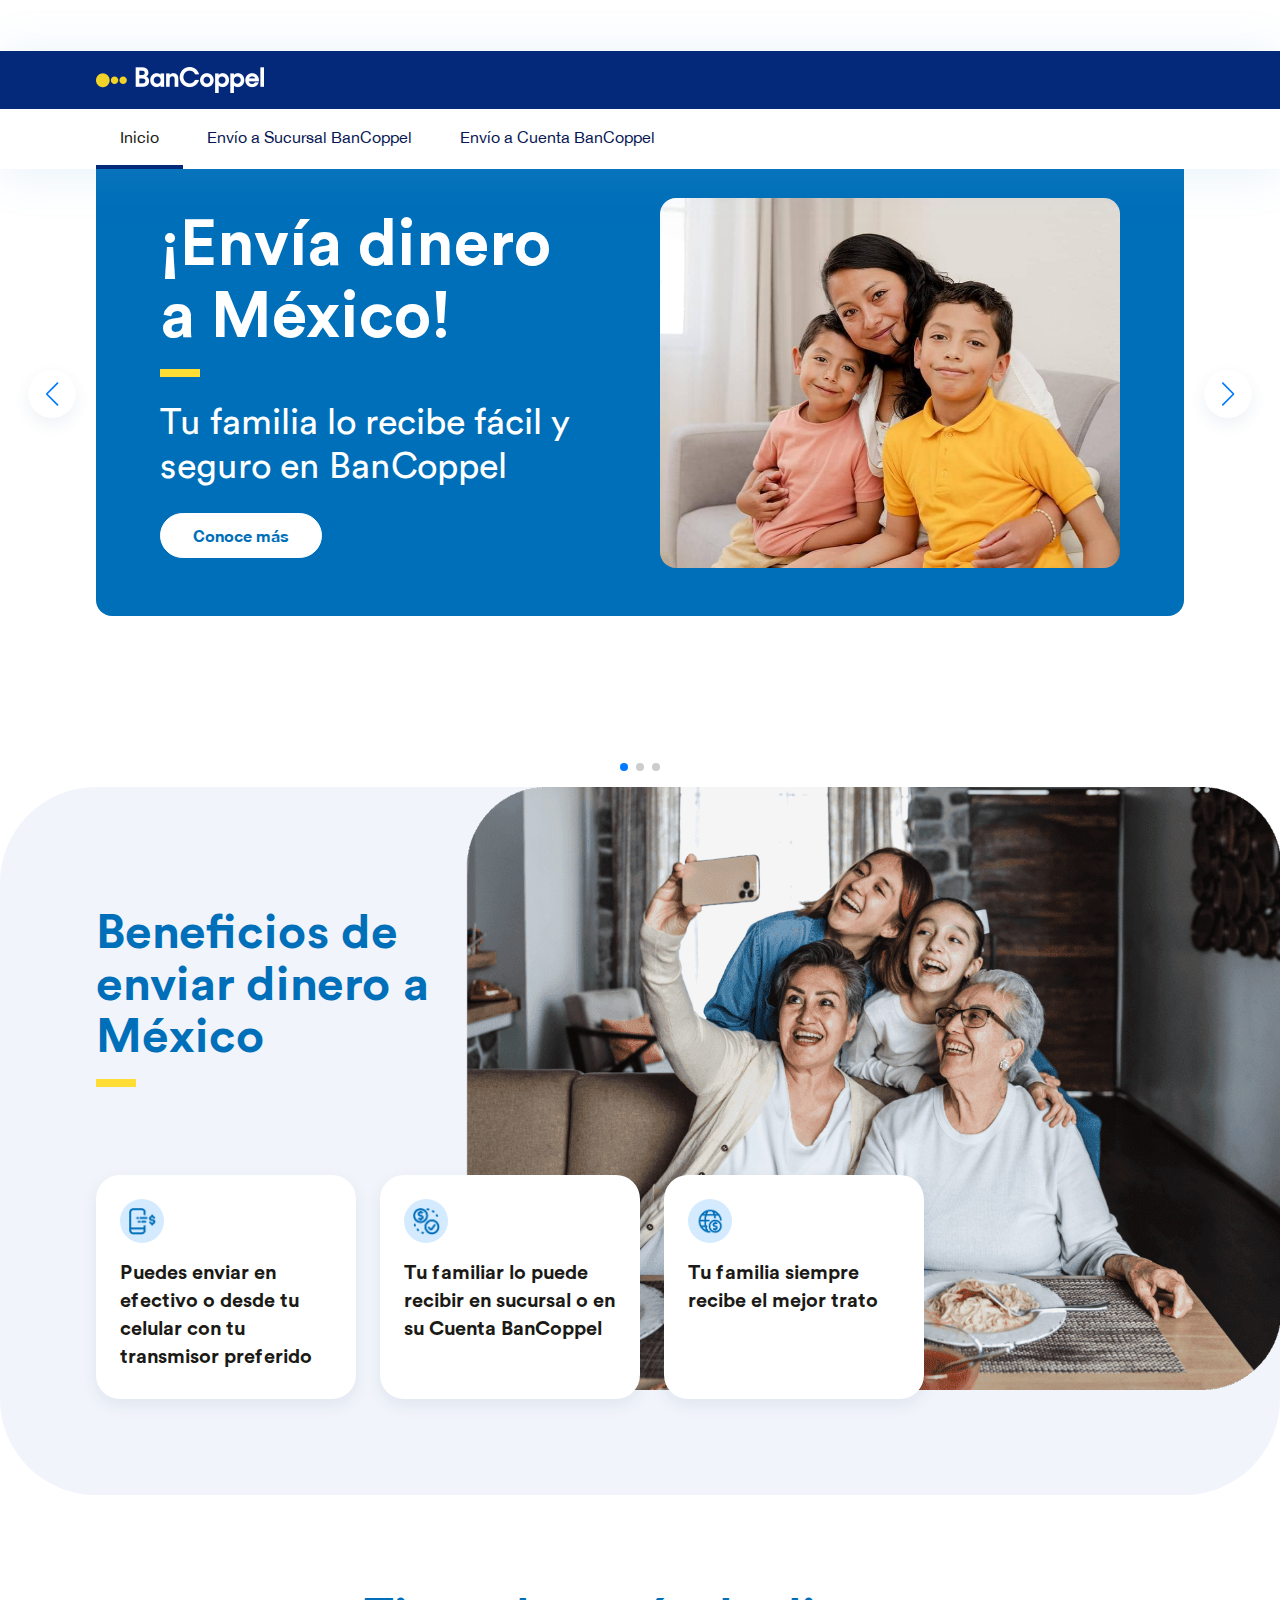
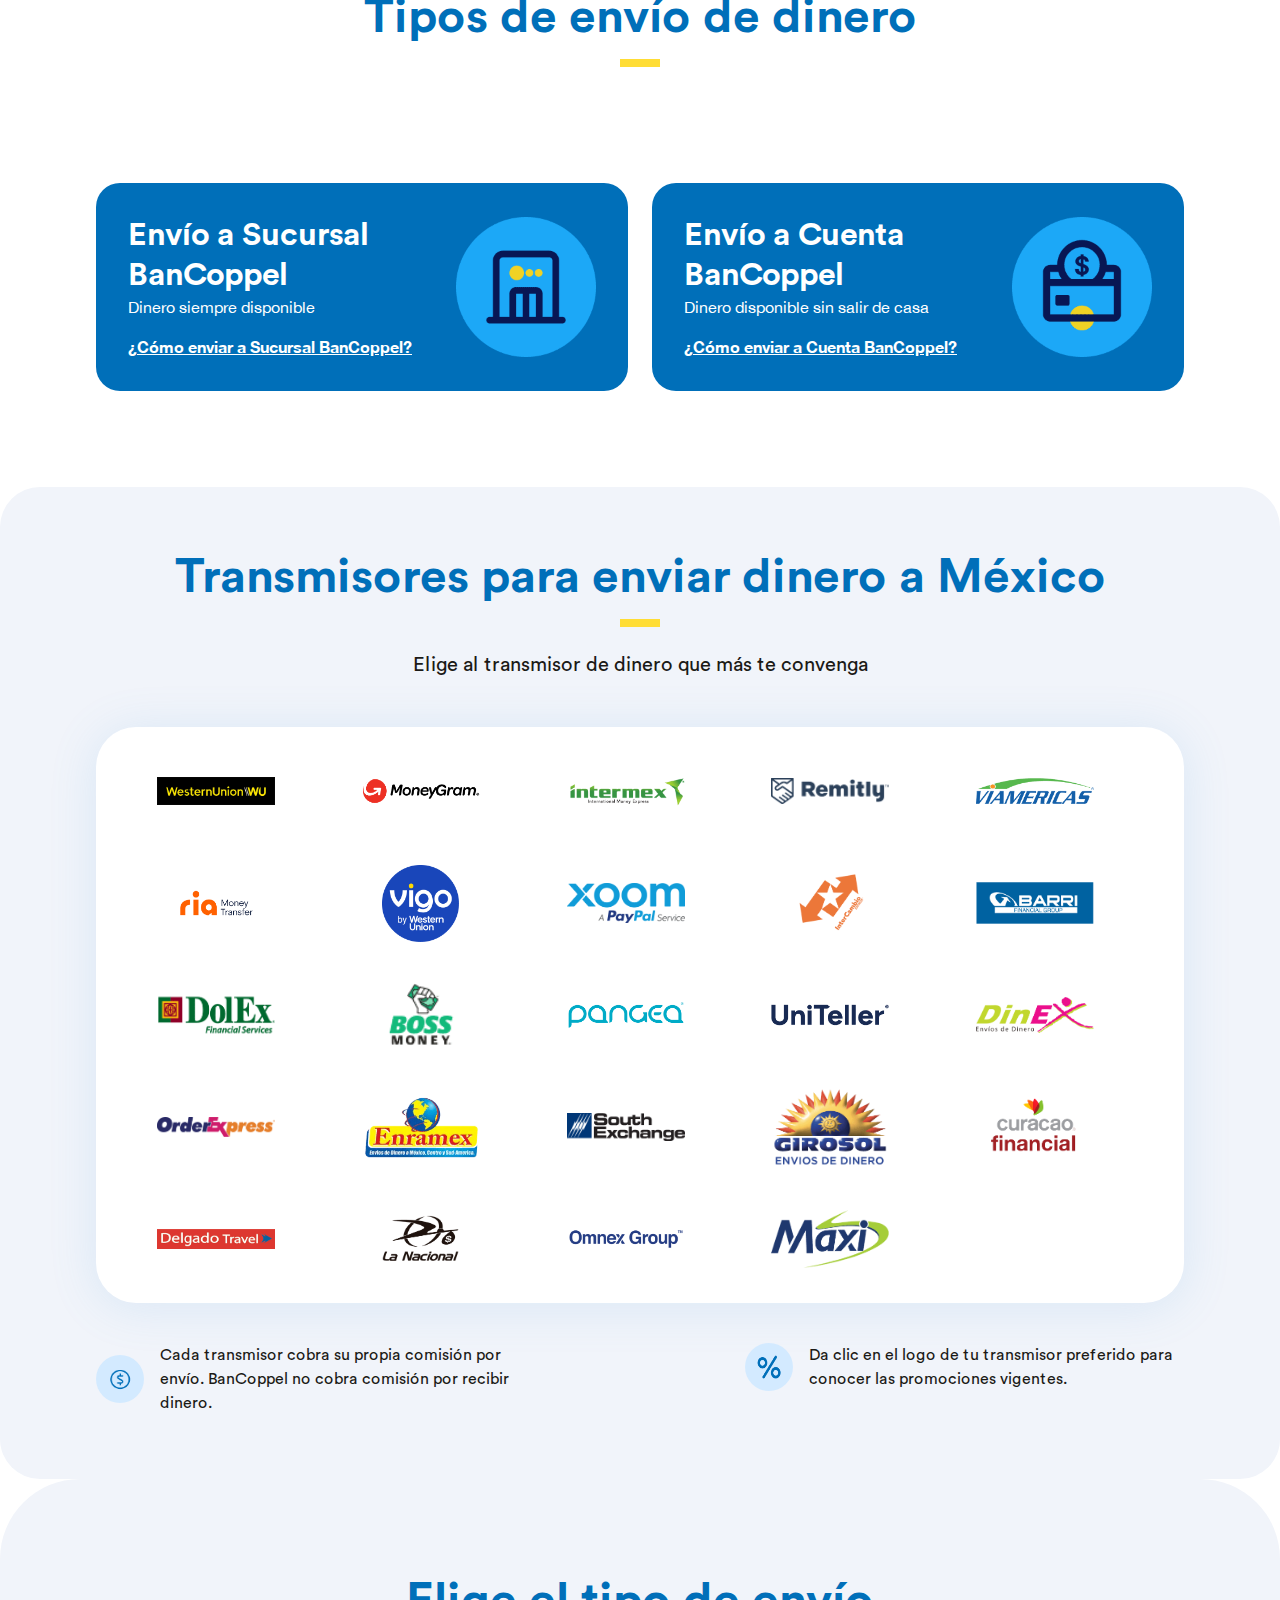
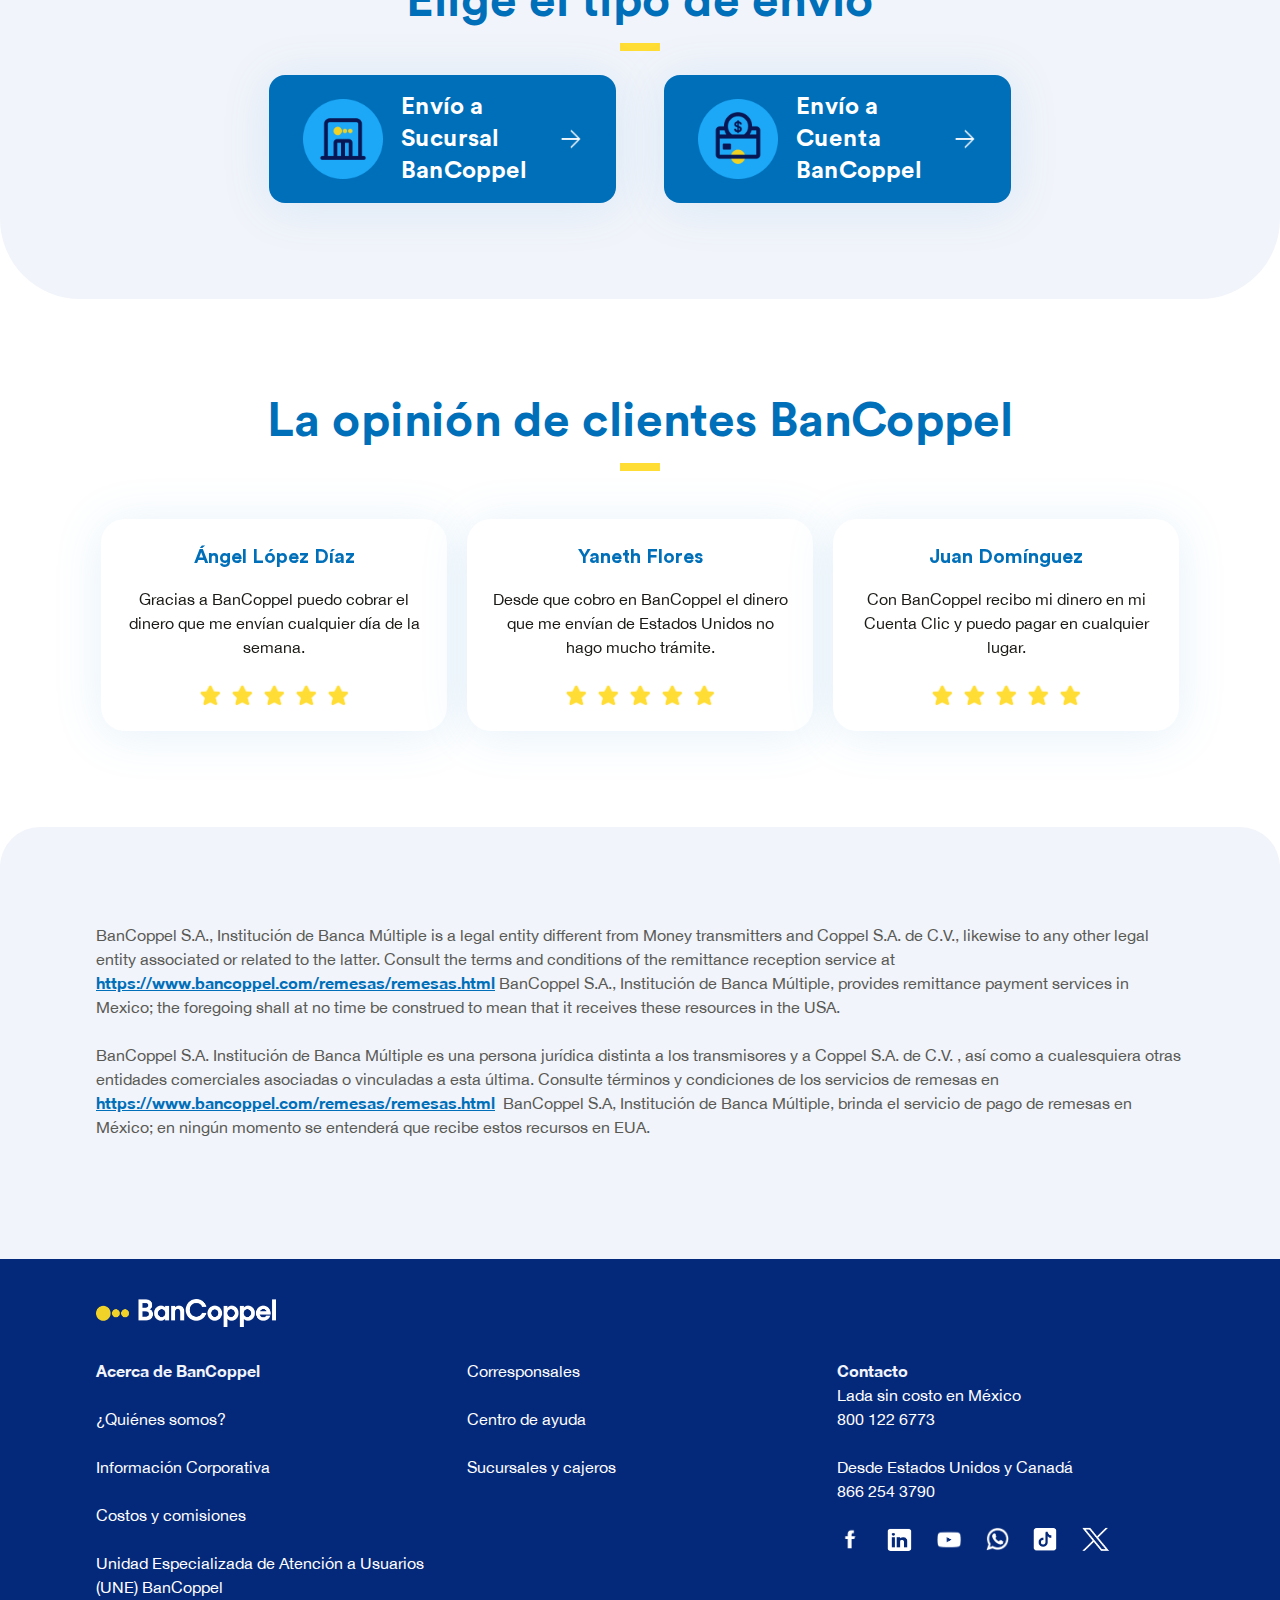
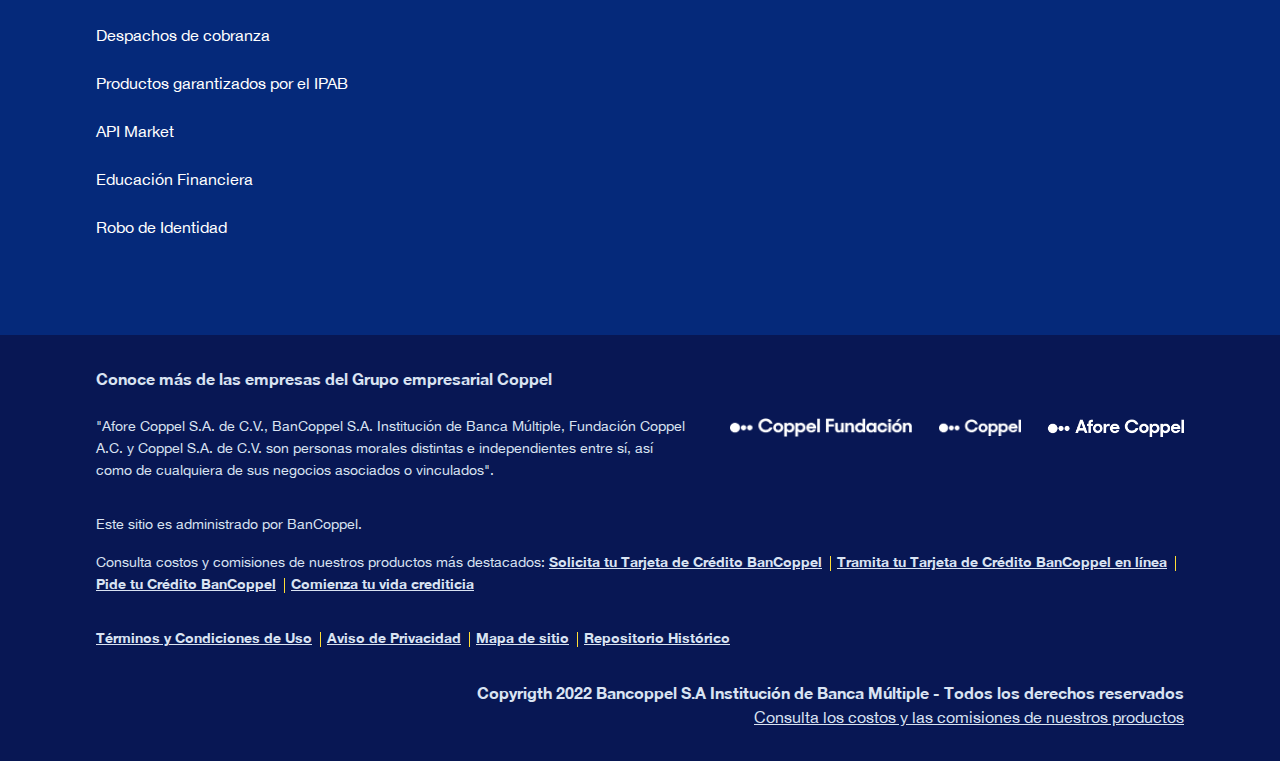
<file: index.html>
<!DOCTYPE html>
<html lang="es">

<head>
<link rel="preload" href="./js/index-c7f6e9c2.js" as="script" crossorigin="anonymous">
<link rel="preload" href="./js/metricas-6fd5609f.js" as="script" crossorigin="anonymous">
<link rel="preload" href="./css/metricas-02b5088d.css" as="style" crossorigin="anonymous">
<link rel="preload" href="./css/index-dc865a26.css" as="style" crossorigin="anonymous">
  <link rel="preload" href="./fonts/CircularStd-Book/CircularStd-Book.ttf" as="font" type="font/ttf" crossorigin="anonymous">

    <meta charset="utf-8" />
    <link rel="icon" href="favicon.ico" />
    <meta name="viewport" content="width=device-width, initial-scale=1" />
    <meta name="keywords"
        content="bancoppel, remesas, envios de dinero, recibir dinero, bancoppel us, envios de dinero de usa a mexico, sucursales bancoppel, cuentas bancoppel" />
    <meta name="description"
        content="Con Remesas BanCoppel tu dinero sí llega. Envíos de dinero seguros de Estados Unidos a México" />
    <link rel="canonical" href="https://www.bancoppel.com/envios_de_dinero/" />
    <meta property="og:description"
        content="Tu dinero viaja seguro con Remesas BanCoppel. Ya puedes enviar dinero de Estados Unidos a México. Tu familia podrá recibirlo en sucursales o cuentas BanCoppel." />
    <title>Envío de Dinero a México con Remesas BanCoppel</title>
    <!-- Google Tag Manager -->
    <script>
        ; (function (w, d, s, l, i) {
            w[l] = w[l] || []
            w[l].push({
                'gtm.start': new Date().getTime(),
                event: 'gtm.js'
            })
            var f = d.getElementsByTagName(s)[0],
                j = d.createElement(s),
                dl = l != 'dataLayer' ? '&l=' + l : ''
            j.async = true
            j.src = 'https://www.googletagmanager.com/gtm.js?id=' + i + dl
            f.parentNode.insertBefore(j, f)
        })(window, document, 'script', 'dataLayer', 'GTM-KG4MG45T')

    </script>
    <!-- End Google Tag Manager -->
  <script type="module" crossorigin src="./js/index-c7f6e9c2.js"></script>
  <link rel="modulepreload" crossorigin href="./js/metricas-6fd5609f.js">
  <link rel="stylesheet" href="./css/metricas-02b5088d.css">
  <link rel="stylesheet" href="./css/index-dc865a26.css">
</head>

<body>
    <!-- Google Tag Manager (noscript) -->
    <noscript><iframe src="https://www.googletagmanager.com/ns.html?id=GTM-KG4MG45T" height="0" width="0"
            style="display: none; visibility: hidden" sandbox></iframe></noscript>
    <!-- End Google Tag Manager (noscript) -->
    <custom-header nav-active="nav-inicio"></custom-header>
    <main class="main-home">
        <section class="section-hero">
            <div class="custom-container">
                <div class="row hero--slider">
                    <div class="col-12 swiper-heroes">
                        <div class="swiper-wrapper">
                            <div class="swiper-slide">
                                <custom-hero tipo="primario" titulo="¡Envía dinero a México!"
                                    subtitulo="Tu familia lo recibe fácil y seguro en BanCoppel"
                                    texto-boton="Conoce más" link-boton="#tipos-envio" id-boton="btn-hero-2"
                                    imagen="img/MG_Link_Foto872x702px_Generico.jpg"
                                    imagen-movil="img/MG_Link_Foto560x448px_Generico.jpg" icon="hide"
                                    imagen-tarjeta="hide"></custom-hero>
                            </div>
                            <div class="swiper-slide">
                                <custom-hero tipo="carousel" titulo="El dinero que envías a México llega seguro"
                                    subtitulo="Y tienen varias opciones de recibirlo" texto-boton="Conoce más"
                                    link-boton="#tipos-envio" id-boton="btn-hero-3" imagen="img/872x702_Canales.jpg"
                                    imagen-movil="img/560x448_Canales.jpg" icon="hide"
                                    imagen-tarjeta="hide"></custom-hero>
                            </div>
                            <div class="swiper-slide">
                                <custom-hero tipo="carousel" titulo="¡Tu envío llega fácil y seguro!"
                                    subtitulo="Envía dinero a tu familia en México a BanCoppel" texto-boton="Conoce más"
                                    link-boton="envio-a-cuenta/" id-boton="btn-hero-4" imagen="img/872x702_Generico.jpg"
                                    imagen-movil="img/560x448_Generico.jpg" icon="hide"
                                    imagen-tarjeta="hide"></custom-hero>
                            </div>
                        </div>
                        <div class="swiper-heroes-pagination"></div>
                        <div class="swiper-button-prev"></div>
                        <div class="swiper-button-next"></div>
                    </div>
                </div>
            </div>
        </section>
        <section class="beneficios-envio">
            <div class="custom-container">
                <div class="row">
                    <div class="col-12 col-xl-4">
                        <h2 class="title-underline"> Beneficios de enviar dinero a México </h2>
                    </div>
                    <div class="col-xl-8 beneficios-envio--img">
                        <picture>
                            <img class="w-100" src="img/espejo.png" alt="Beneficios" fetchpriority="high"
                                decoding="async" loading="eager" />
                        </picture>
                    </div>
                </div>
                <div class="row beneficios-envio--cards">
                    <div class="contenedor-cards col-12">
                        <div class="card-container">
                            <custom-card-icon icono="img/envio-dinero.png"
                                titulo-card="<strong>Puedes enviar en efectivo o desde tu celular con tu transmisor preferido</strong>"
                                alineacion="left" flujo="columna"></custom-card-icon>
                        </div>
                        <div class="card-container">
                            <custom-card-icon icono="img/sucursal-dinero.png"
                                titulo-card="<strong>Tu familiar lo puede recibir en sucursal o en su Cuenta BanCoppel</strong>"
                                alineacion="left" flujo="columna"></custom-card-icon>
                        </div>
                        <div class="card-container">
                            <custom-card-icon icono="img/mundo-dinero.png"
                                titulo-card="<strong>Tu familia siempre recibe el mejor trato</strong>"
                                alineacion="left" flujo="columna"></custom-card-icon>
                        </div>
                    </div>
                </div>
            </div>
        </section>
        <section class="inversion" id="tipos-envio">
            <div class="custom-container">
                <div class="row">
                    <div class="col-12 col-xl-10 inversion--info">
                        <h2 class="title-underline"> Tipos de envío de dinero </h2>
                        <p>&nbsp;</p>
                    </div>
                </div>
                <div class="row">
                    <div class="col-12 col-lg-6">
                        <a class="link-nodecoration" href="envio-a-sucursal/" id="lnk-envio-sucursal">
                            <div class="inversion--card">
                                <picture class="imagen">
                                    <div class="animacion">
                                        <picture class="lugares">
                                            <img src="img/sucursal-2025.png" alt="Elipse Amarilla" loading="lazy" />
                                        </picture>
                                    </div>
                                </picture>
                                <div class="contenido">
                                    <p class="titulo"> Envío a Sucursal BanCoppel </p>
                                    <!-- <p class="subtitulo">Su dinero está siempre disponible</p> -->
                                    <p class="descripcion"> Dinero siempre disponible </p>
                                    <p class="enlace" id="lnk-envio-sucursal-p"> ¿Cómo enviar a Sucursal BanCoppel? </p>
                                </div>
                            </div>
                        </a>
                    </div>
                    <div class="col-12 col-lg-6">
                        <a class="link-nodecoration" href="envio-a-cuenta/" id="lnk-envio-cuenta">
                            <div class="inversion--card">
                                <picture class="imagen">
                                    <div class="animacion">
                                        <picture class="imgCuenta">
                                            <img src="img/cuenta-2025.png" alt="Elipse Amarilla" loading="lazy" />
                                        </picture>
                                    </div>
                                </picture>
                                <div class="contenido">
                                    <p class="titulo"> Envío a Cuenta BanCoppel </p>
                                    <!-- <p class="subtitulo">Podrán recibir su dinero sin salir de casa</p> -->
                                    <p class="descripcion"> Dinero disponible sin salir de casa </p>
                                    <p class="enlace" id="lnk-envio-cuenta-p"> ¿Cómo enviar a Cuenta BanCoppel? </p>
                                </div>
                            </div>
                        </a>
                    </div>
                </div>
            </div>
        </section>
        <section class="aliados" id="aliados-section">
            <div class="custom-container">
                <div class="row">
                    <div class="col-12 aliados--info">
                        <h2 class="title-underline"> Transmisores para enviar dinero a México </h2>
                        <p> Elige al transmisor de dinero que más te convenga </p>
                    </div>
                </div>
                <div class="row aliados--cards">
                    <div class="swiper-aliados col-12 col-xl-10">
                        <div class="swiper-wrapper">
                            <div class="swiper-slide">
                                <div class="aliado-card">
                                    <picture class="logo">
                                        <a title="Western Union" class="link-nodecoration" data-bs-toggle="modal"
                                            data-bs-target="#modal-aliado-westerunion" id="modal-aliados-westerunion">
                                            <img loading="lazy" src="img/wedster-unino.png" alt="Logo" />
                                        </a>
                                    </picture>
                                    <picture class="logo">
                                        <a title="Money Gram" class="link-nodecoration" data-bs-toggle="modal"
                                            data-bs-target="#modal-aliado-moneygram" id="modal-aliados-moneygram">
                                            <img loading="lazy" src="img/MoneyGram.png" alt="Logo" />
                                        </a>
                                    </picture>
                                    <picture class="logo">
                                        <a title="Intermex" class="link-nodecoration" data-bs-toggle="modal"
                                            data-bs-target="#modal-aliado-intermex" id="modal-aliados-intermex">
                                            <img loading="lazy" src="img/intermex.png" alt="Logo" />
                                        </a>
                                    </picture>
                                    <picture class="logo">
                                        <a title="Remitly" class="link-nodecoration" data-bs-toggle="modal"
                                            data-bs-target="#modal-aliado-remitly" id="modal-aliados-remitly">
                                            <img loading="lazy"
                                                src="img/Remitly_Horizontal_Logo_Preferred_RGB_Indigo_970x218.png"
                                                alt="Logo" />
                                        </a>
                                    </picture>
                                    <picture class="logo">
                                        <a title="Via Americas" class="link-nodecoration" data-bs-toggle="modal"
                                            data-bs-target="#modal-aliado-via" id="modal-aliados-via">
                                            <img loading="lazy" src="img/viamericas.png" alt="Logo" />
                                        </a>
                                    </picture>
                                    <picture class="logo">
                                        <a title="Ria" class="link-nodecoration" data-bs-toggle="modal"
                                            data-bs-target="#modal-aliado-ria" id="modal-aliados-ria">
                                            <img loading="lazy" class="adaptate" src="img/ria.png" alt="Logo" />
                                        </a>
                                    </picture>
                                    <picture class="logo">
                                        <a title="Vigo" class="link-nodecoration" data-bs-toggle="modal"
                                            data-bs-target="#modal-aliado-vigo" id="modal-aliados-vigo">
                                            <img loading="lazy" class="adaptate" src="img/vigo.png" alt="Logo" />
                                        </a>
                                    </picture>
                                    <picture class="logo">
                                        <a title="Xoom" class="link-nodecoration" data-bs-toggle="modal"
                                            data-bs-target="#modal-aliado-xoom" id="modal-aliados-xoom">
                                            <img loading="lazy" src="img/xoom.png" alt="Logo" />
                                        </a>
                                    </picture>
                                </div>
                            </div>
                            <div class="swiper-slide">
                                <div class="aliado-card">
                                    <picture class="logo">
                                        <a title="Intercambio" class="link-nodecoration" data-bs-toggle="modal"
                                            data-bs-target="#modal-aliado-intercambio" id="modal-aliados-intercambio">
                                            <img loading="lazy" class="adaptate" src="img/intercambio.png" alt="Logo" />
                                        </a>
                                    </picture>
                                    <picture class="logo">
                                        <a title="Barri" class="link-nodecoration" data-bs-toggle="modal"
                                            data-bs-target="#modal-aliado-barri" id="modal-aliados-barri">
                                            <img loading="lazy" src="img/barri.png" alt="Logo" />
                                        </a>
                                    </picture>
                                    <picture class="logo">
                                        <a title="Dolex" class="link-nodecoration" data-bs-toggle="modal"
                                            data-bs-target="#modal-aliado-dolex" id="modal-aliados-dolex">
                                            <img loading="lazy" src="img/dolex.png" alt="Logo" />
                                        </a>
                                    </picture>
                                    <picture class="logo">
                                        <a title="Boos Money" class="link-nodecoration" data-bs-toggle="modal"
                                            data-bs-target="#modal-aliado-boss" id="modal-aliados-boss">
                                            <img loading="lazy" src="img/bossmoney.png" alt="Logo" />
                                        </a>
                                    </picture>
                                    <picture class="logo">
                                        <a title="Pangea" class="link-nodecoration" data-bs-toggle="modal"
                                            data-bs-target="#modal-aliado-pangea" id="modal-aliados-pangea">
                                            <img loading="lazy" src="img/pangea.png" alt="Logo Pangea" />
                                        </a>
                                    </picture>
                                    <picture class="logo">
                                        <a title="Uniteller" class="link-nodecoration" data-bs-toggle="modal"
                                            data-bs-target="#modal-aliado-uniteller" id="modal-aliados-uniteller">
                                            <img loading="lazy" src="img/uniteller.png" alt="Logo" />
                                        </a>
                                    </picture>
                                    <picture class="logo">
                                        <a title="Dinex" class="link-nodecoration" data-bs-toggle="modal"
                                            data-bs-target="#modal-aliado-dinex" id="modal-aliados-dinex">
                                            <img loading="lazy" src="img/dinex.png" alt="Logo" />
                                        </a>
                                    </picture>
                                    <picture class="logo">
                                        <a title="Order Express" class="link-nodecoration" data-bs-toggle="modal"
                                            data-bs-target="#modal-aliado-order" id="modal-aliados-order">
                                            <img loading="lazy" src="img/OrderExpress.png" alt="Logo Order Express" />
                                        </a>
                                    </picture>
                                </div>
                            </div>
                            <div class="swiper-slide">
                                <div class="aliado-card">
                                    <picture class="logo">
                                        <a title="Enramex" class="link-nodecoration" data-bs-toggle="modal"
                                            data-bs-target="#modal-aliado-enramex" id="modal-aliados-enramex">
                                            <img loading="lazy" src="img/enramex.png" alt="Logo" />
                                        </a>
                                    </picture>
                                    <picture class="logo">
                                        <a title="South Exchange" class="link-nodecoration" data-bs-toggle="modal"
                                            data-bs-target="#modal-aliado-southex" id="modal-aliados-southex">
                                            <img loading="lazy" src="img/south-exchange.png" alt="Logo" />
                                        </a>
                                    </picture>
                                    <picture class="logo">
                                        <a title="Girosol" class="link-nodecoration" data-bs-toggle="modal"
                                            data-bs-target="#modal-aliado-girosol" id="modal-aliados-girosol">
                                            <img loading="lazy" src="img/girosol.png" alt="Logo" />
                                        </a>
                                    </picture>
                                    <picture class="logo">
                                        <a title="Curacao" class="link-nodecoration" data-bs-toggle="modal"
                                            data-bs-target="#modal-aliado-curacao" id="modal-aliados-curacao">
                                            <img loading="lazy" src="img/logo_curacao.png" alt="Logo" />
                                        </a>
                                    </picture>
                                    <picture class="logo">
                                        <a title="Delgado Travel" class="link-nodecoration" data-bs-toggle="modal"
                                            data-bs-target="#modal-aliado-delgadotravel"
                                            id="modal-aliados-delgadotravel">
                                            <img loading="lazy" src="img/delgado-travel.png" alt="Logo" />
                                        </a>
                                    </picture>
                                    <picture class="logo">
                                        <a title="La Nacional" class="link-nodecoration" data-bs-toggle="modal"
                                            data-bs-target="#modal-aliado-lanacional" id="modal-aliados-lanacional">
                                            <img loading="lazy" class="adaptate" src="img/la-nacional.png" alt="Logo" />
                                        </a>
                                    </picture>
                                    <picture class="logo">
                                        <a title="Omnex" class="link-nodecoration" data-bs-toggle="modal"
                                            data-bs-target="#modal-aliado-omnex" id="modal-aliados-omnex">
                                            <img loading="lazy" src="img/OmnexGroup.png" alt="Logo Omnex" />
                                        </a>
                                    </picture>
                                    <picture class="logo">
                                        <a title="Maxi" class="link-nodecoration" data-bs-toggle="modal"
                                            data-bs-target="#modal-aliado-maxi" id="modal-aliados-maxi">
                                            <img loading="lazy" src="img/maxi.png" alt="Logo" />
                                        </a>
                                    </picture>
                                </div>
                            </div>
                        </div>
                        <div class="swiper-aliados-pagination"></div>
                    </div>
                </div>
                <div class="row aliados--cards-grid">
                    <div class="col-12">
                        <div class="grid-container">
                            <!-- <picture class="logo">
                <a title="Coppel Access" class="link-nodecoration" data-bs-toggle="modal"
                  data-bs-target="#modal-aliado-coppelaccess" id="modal-aliados-coppelaccess">
                  <img loading="lazy" src="img/coppel-access.png" alt="Logo">
                </a>
              </picture> -->
                            <picture class="logo">
                                <a title="Western Union" class="link-nodecoration" data-bs-toggle="modal"
                                    data-bs-target="#modal-aliado-westerunion" id="modal-aliados-westerunion">
                                    <img loading="lazy" src="img/wedster-unino.png" alt="Logo" />
                                </a>
                            </picture>
                            <picture class="logo">
                                <a title="Money Gram" class="link-nodecoration" data-bs-toggle="modal"
                                    data-bs-target="#modal-aliado-moneygram" id="modal-aliados-moneygram">
                                    <img loading="lazy" src="img/money-gram.png" alt="Logo" />
                                </a>
                            </picture>
                            <picture class="logo">
                                <a title="Intermex" class="link-nodecoration" data-bs-toggle="modal"
                                    data-bs-target="#modal-aliado-intermex" id="modal-aliados-intermex">
                                    <img loading="lazy" src="img/intermex.png" alt="Logo" />
                                </a>
                            </picture>
                            <picture class="logo">
                                <a title="Remitly" class="link-nodecoration" data-bs-toggle="modal"
                                    data-bs-target="#modal-aliado-remitly" id="modal-aliados-remitly">
                                    <img loading="lazy"
                                        src="img/Remitly_Horizontal_Logo_Preferred_RGB_Indigo_970x218.png" alt="Logo" />
                                </a>
                            </picture>
                            <picture class="logo">
                                <a title="Via Americas" class="link-nodecoration" data-bs-toggle="modal"
                                    data-bs-target="#modal-aliado-via" id="modal-aliados-via">
                                    <img loading="lazy" src="img/viamericas.png" alt="Logo" />
                                </a>
                            </picture>
                            <picture class="logo">
                                <a title="Ria" class="link-nodecoration" data-bs-toggle="modal"
                                    data-bs-target="#modal-aliado-ria" id="modal-aliados-ria">
                                    <img loading="lazy" class="adaptate" src="img/ria.png" alt="Logo" />
                                </a>
                            </picture>
                            <picture class="logo">
                                <a title="Vigo" class="link-nodecoration" data-bs-toggle="modal"
                                    data-bs-target="#modal-aliado-vigo" id="modal-aliados-vigo">
                                    <img loading="lazy" class="adaptate" src="img/vigo.png" alt="Logo" />
                                </a>
                            </picture>
                            <picture class="logo">
                                <a title="Xoom" class="link-nodecoration" data-bs-toggle="modal"
                                    data-bs-target="#modal-aliado-xoom" id="modal-aliados-xoom">
                                    <img loading="lazy" src="img/xoom.png" alt="Logo" />
                                </a>
                            </picture>
                            <picture class="logo">
                                <a title="Intercambio" class="link-nodecoration" data-bs-toggle="modal"
                                    data-bs-target="#modal-aliado-intercambio" id="modal-aliados-intercambio">
                                    <img loading="lazy" class="adaptate" src="img/intercambio.png" alt="Logo" />
                                </a>
                            </picture>
                            <picture class="logo">
                                <a title="Barri" class="link-nodecoration" data-bs-toggle="modal"
                                    data-bs-target="#modal-aliado-barri" id="modal-aliados-barri">
                                    <img loading="lazy" src="img/barri.png" alt="Logo" />
                                </a>
                            </picture>
                            <picture class="logo">
                                <a title="Dolex" class="link-nodecoration" data-bs-toggle="modal"
                                    data-bs-target="#modal-aliado-dolex" id="modal-aliados-dolex">
                                    <img loading="lazy" src="img/dolex.png" alt="Logo" />
                                </a>
                            </picture>
                            <picture class="logo">
                                <a title="Boos Money" class="link-nodecoration" data-bs-toggle="modal"
                                    data-bs-target="#modal-aliado-boss" id="modal-aliados-boss">
                                    <img loading="lazy" src="img/bossmoney.png" alt="Logo" />
                                </a>
                            </picture>
                            <picture class="logo">
                                <a title="Pangea" class="link-nodecoration" data-bs-toggle="modal"
                                    data-bs-target="#modal-aliado-pangea" id="modal-aliados-pangea">
                                    <img loading="lazy" src="img/pangea.png" alt="Logo Pangea" />
                                </a>
                            </picture>
                            <picture class="logo">
                                <a title="Uniteller" class="link-nodecoration" data-bs-toggle="modal"
                                    data-bs-target="#modal-aliado-uniteller" id="modal-aliados-uniteller">
                                    <img loading="lazy" src="img/uniteller.png" alt="Logo" />
                                </a>
                            </picture>
                            <picture class="logo">
                                <a title="Dinex" class="link-nodecoration" data-bs-toggle="modal"
                                    data-bs-target="#modal-aliado-dinex" id="modal-aliados-dinex">
                                    <img loading="lazy" src="img/dinex.png" alt="Logo" />
                                </a>
                            </picture>
                            <picture class="logo">
                                <a title="Order Express" class="link-nodecoration" data-bs-toggle="modal"
                                    data-bs-target="#modal-aliado-order" id="modal-aliados-order">
                                    <img loading="lazy" src="img/OrderExpress.png" alt="Logo Order Express" />
                                </a>
                            </picture>
                            <picture class="logo">
                                <a title="Enramex" class="link-nodecoration" data-bs-toggle="modal"
                                    data-bs-target="#modal-aliado-enramex" id="modal-aliados-enramex">
                                    <img loading="lazy" src="img/enramex.png" alt="Logo" />
                                </a>
                            </picture>
                            <picture class="logo">
                                <a title="South Exchange" class="link-nodecoration" data-bs-toggle="modal"
                                    data-bs-target="#modal-aliado-southex" id="modal-aliados-southex">
                                    <img loading="lazy" src="img/south-exchange.png" alt="Logo" />
                                </a>
                            </picture>
                            <picture class="logo">
                                <a title="Girosol" class="link-nodecoration" data-bs-toggle="modal"
                                    data-bs-target="#modal-aliado-girosol" id="modal-aliados-girosol">
                                    <img loading="lazy" src="img/girosol.png" alt="Logo" />
                                </a>
                            </picture>
                            <picture class="logo">
                                <a title="Curacao" class="link-nodecoration" data-bs-toggle="modal"
                                    data-bs-target="#modal-aliado-curacao" id="modal-aliados-curacao">
                                    <img loading="lazy" src="img/logo_curacao.png" alt="Logo" />
                                </a>
                            </picture>
                            <picture class="logo">
                                <a title="Delgado Travel" class="link-nodecoration" data-bs-toggle="modal"
                                    data-bs-target="#modal-aliado-delgadotravel" id="modal-aliados-delgadotravel">
                                    <img loading="lazy" src="img/delgado-travel.png" alt="Logo" />
                                </a>
                            </picture>
                            <picture class="logo">
                                <a title="La Nacional" class="link-nodecoration" data-bs-toggle="modal"
                                    data-bs-target="#modal-aliado-lanacional" id="modal-aliados-lanacional">
                                    <img loading="lazy" class="adaptate" src="img/la-nacional.png" alt="Logo" />
                                </a>
                            </picture>
                            </picture>
                            <picture class="logo">
                                <a title="Omnex" class="link-nodecoration" data-bs-toggle="modal"
                                    data-bs-target="#modal-aliado-omnex" id="modal-aliados-omnex">
                                    <img loading="lazy" src="img/OmnexGroup.png" alt="Logo Omnex" />
                                </a>
                            </picture>
                            <picture class="logo">
                                <a title="Maxi" class="link-nodecoration" data-bs-toggle="modal"
                                    data-bs-target="#modal-aliado-maxi" id="modal-aliados-maxi">
                                    <img loading="lazy" src="img/maxi.png" alt="Logo" />
                                </a>
                            </picture>
                            <!-- <picture class="logo">
                <a title="Orlandi Valuta" class="link-nodecoration" data-bs-toggle="modal"
                  data-bs-target="#modal-aliado-orlandi" id="modal-aliados-orlandi">
                  <img loading="lazy" src="img/orlandi.png" alt="Logo">
                </a>
              </picture>


              <picture class="logo">
                <a title="Sigue" class="link-nodecoration" data-bs-toggle="modal" data-bs-target="#modal-aliado-sigue"
                  id="modal-aliados-sigue">
                  <img loading="lazy" class="adaptate" src="img/sigue.png" alt="Logo">
                </a>
              </picture>
              <picture class="logo">
                <a title="Small World" class="link-nodecoration" data-bs-toggle="modal"
                  data-bs-target="#modal-aliado-smallworld" id="modal-aliados-smallworld">
                  <img loading="lazy" src="img/small-world.png" alt="Logo">
                </a>
              </picture>
              <picture class="logo">
                <a title="WorldRemit" class="link-nodecoration" data-bs-toggle="modal"
                  data-bs-target="#modal-aliado-worldremit" id="modal-aliados-worldremit">
                  <img loading="lazy" src="img/wolrd-remit.png" alt="Logo">
                </a>
              </picture>
              <picture class="logo">
                <a title="Choice" class="link-nodecoration" data-bs-toggle="modal" data-bs-target="#modal-aliado-choice"
                  id="modal-aliados-choice">
                  <img loading="lazy" src="img/choice.png" alt="Logo">
                </a>
              </picture> -->
                        </div>
                    </div>
                </div>
                <div class="row aliados--mensajes">
                    <div class="col-12 col-xl-5 aliados--alert">
                        <div class="alerta">
                            <picture class="alerta--imagen">
                                <img src="img/dinero-circle.png" alt=" Idea" loading="lazy" />
                            </picture>
                            <div class="alerta--contenido">
                                <p class="descripcion"> Cada transmisor cobra su propia comisión por envío. BanCoppel no
                                    cobra comisión por recibir dinero. </p>
                            </div>
                        </div>
                    </div>
                    <div class="col-12 col-xl-5 aliados--alert">
                        <div class="alerta">
                            <picture class="alerta--imagen">
                                <img src="img/porcentaje-icon.png" alt=" Idea" loading="lazy" />
                            </picture>
                            <div class="alerta--contenido">
                                <p class="descripcion"> Da clic en el logo de tu transmisor preferido para conocer las
                                    promociones vigentes. </p>
                            </div>
                        </div>
                    </div>
                </div>
            </div>
        </section>
        <app-bancoppel class="d-none"></app-bancoppel>
        <section class="simuladores">
            <div class="custom-container">
                <div class="row">
                    <div class="col-12 simuladores--info">
                        <h2 class="title-underline"> Elige el tipo de envío </h2>
                        <p class="d-none">Descubre cuánto puedes ganar</p>
                    </div>
                </div>
                <div class="row simuladores--cards">
                    <div class="col-12 col-lg-6 col-xl-4">
                        <a href="envio-a-sucursal/" id="link-envio-sucursal">
                            <div class="simulador-card">
                                <div class="imgContainer">
                                    <picture class="imagen">
                                        <img loading="lazy" src="img/sucursal-2025.png" alt="Envio Sucursal" />
                                    </picture>
                                </div>
                                <p class="titulo"> Envío a Sucursal BanCoppel </p>
                                <picture class="enlace">
                                    <img loading="lazy" src="img/right-arrow.png" alt=" Flecha Derecha" />
                                </picture>
                            </div>
                        </a>
                    </div>
                    <div class="col-12 col-lg-6 col-xl-4">
                        <a href="envio-a-cuenta/" id="link-envio-cuenta">
                            <div class="simulador-card">
                                <div class="imgContainer">
                                    <picture class="imagenCuenta">
                                        <img src="img/cuenta-2025.png" alt=" Envio Cuenta" loading="lazy" />
                                    </picture>
                                </div>
                                <p class="titulo"> Envío a Cuenta BanCoppel </p>
                                <picture class="enlace">
                                    <img src="img/right-arrow.png" alt=" Flecha Derecha" loading="lazy" />
                                </picture>
                            </div>
                        </a>
                    </div>
                </div>
            </div>
        </section>
        <section class="promociones d-none" id="promociones">
            <div class="custom-container">
                <div class="row">
                    <div class="col-4">
                        <h2 class="title-underline promociones--info"> Espacio para monetización </h2>
                    </div>
                </div>
                <div class="row">
                    <div class="swiper promociones-grid col-xl-10">
                        <div class="swiper-wrapper">
                            <div class="swiper-slide" data-title="Andrea">
                                <custom-card link="#!" icon="icons/icon-bussines.png" texto-badge="-10%" titulo="Andrea"
                                    descripcion="Aprovecha que tienes un descuento exclusivo. ¡Estrena y consiéntete!"
                                    imagen="img/home/Imagen-2.jpeg">
                                </custom-card>
                            </div>
                            <div class="swiper-slide" data-title="Farmacias VITAU">
                                <custom-card icon="icons/icon-bussines.png" texto-badge="-10%" titulo="Farmacias VITAU"
                                    descripcion="Cuida tu salud al comprar con tu tarjeta."
                                    imagen="img/home/Imagen-3.jpeg" link="#!"></custom-card>
                            </div>
                        </div>
                        <div class="swiper-pagination"></div>
                    </div>
                </div>
            </div>
        </section>
        <section class="consejos d-none">
            <div class="custom-container">
                <div class="row">
                    <div class="col-12 consejos--info">
                        <h2 class="title-underline"> BanCoppel te aconseja </h2>
                    </div>
                </div>
                <div class="row consejos--cards">
                    <div class="swiper-consejos col-12">
                        <div class="swiper-wrapper">
                            <div class="swiper-slide">
                                <div class="card-consejo">
                                    <picture class="card-consejo--imagen">
                                        <img src="img/consejo-1.png" alt="Foto Persona 1" loading="lazy" />
                                    </picture>
                                    <div class="card-consejo--contenido">
                                        <h5 class="titulo"> Invertir: el mejor remedio contra la inflación </h5>
                                        <p class="descripcion"> Si manejas bien tus finanzas, si necesitas aprender a
                                            ahorrar, si estás listo para invertir o si necesitas aclarar qué es
                                            invertir. </p>
                                        <a href="https://www.coppel.com/blog/finanzas/invertir-el-mejor-remedio-contra-la-inflacion/"
                                            class="enlace" target="_blank" rel="noopener noreferrer"
                                            data-titulo="Invertir: el mejor remedio contra la inflación">Leer más</a>
                                    </div>
                                </div>
                            </div>
                            <div class="swiper-slide">
                                <div class="card-consejo">
                                    <picture class="card-consejo--imagen">
                                        <img src="img/consejo-2.png" alt="Foto Persona 2" loading="lazy" />
                                    </picture>
                                    <div class="card-consejo--contenido">
                                        <h5 class="titulo"> Muebles de oficina: arma tu espacio ideal para home office
                                        </h5>
                                        <p class="descripcion"> Encuentra los muebles de oficina para crear tu home
                                            office </p>
                                        <a href="https://www.coppel.com/blog/finanzas/invertir-el-mejor-remedio-contra-la-inflacion/"
                                            class="enlace" target="_blank" rel="noopener noreferrer"
                                            data-titulo=" Muebles de oficina: arma tu espacio ideal para home office">Leer
                                            más</a>
                                    </div>
                                </div>
                            </div>
                            <div class="swiper-slide">
                                <div class="card-consejo">
                                    <picture class="card-consejo--imagen">
                                        <img src="img/consejo-3.png" alt="Foto Persona 3" loading="lazy" />
                                    </picture>
                                    <div class="card-consejo--contenido">
                                        <h5 class="titulo"> Consejos para independizarse </h5>
                                        <p class="descripcion"> Estos consejos para independizarse te ayudarán a elegir
                                            las cosas básicas que necesitas para vivir. </p>
                                        <a href="https://www.coppel.com/blog/finanzas/invertir-el-mejor-remedio-contra-la-inflacion/"
                                            class="enlace" target="_blank" rel="noopener noreferrer"
                                            data-titulo="Consejos para independizarse">Leer más</a>
                                    </div>
                                </div>
                            </div>
                        </div>
                        <div class="swiper-consejos-pagination"></div>
                    </div>
                </div>
            </div>
        </section>
        <section class="opiniones">
            <div class="custom-container">
                <div class="row">
                    <div class="col-12 opiniones--info">
                        <h2 class="title-underline"> La opinión de clientes BanCoppel </h2>
                    </div>
                </div>
                <div class="row opiniones--cards">
                    <div class="swiper-opiniones col-xl-12">
                        <div class="swiper-wrapper">
                            <div class="swiper-slide">
                                <div class="card-opinion">
                                    <picture class="card-opinion--imagen d-none">
                                        <img src="img/foto-opinion.jpg" alt="Foto Persona 1" loading="lazy" />
                                    </picture>
                                    <div class="card-opinion--contenido">
                                        <h5 class="nombre"> Ángel López Díaz </h5>
                                        <p class="opinion"> Gracias a BanCoppel puedo cobrar el dinero que me envían
                                            cualquier día de la semana. </p>
                                    </div>
                                    <div class="card-opinion--valoracion">
                                        <picture>
                                            <img src="img/carrusel-simple-actions-forma-star-estrella.png"
                                                alt="Icono valoracion" loading="lazy" />
                                        </picture>
                                        <picture>
                                            <img src="img/carrusel-simple-actions-forma-star-estrella.png"
                                                alt="Icono valoracion" loading="lazy" />
                                        </picture>
                                        <picture>
                                            <img src="img/carrusel-simple-actions-forma-star-estrella.png"
                                                alt="Icono valoracion" loading="lazy" />
                                        </picture>
                                        <picture>
                                            <img src="img/carrusel-simple-actions-forma-star-estrella.png"
                                                alt="Icono valoracion" loading="lazy" />
                                        </picture>
                                        <picture>
                                            <img src="img/carrusel-simple-actions-forma-star-estrella.png"
                                                alt="Icono valoracion" loading="lazy" />
                                        </picture>
                                    </div>
                                </div>
                            </div>
                            <div class="swiper-slide">
                                <div class="card-opinion">
                                    <picture class="card-opinion--imagen d-none">
                                        <img src="img/foto-opinion.jpg" alt="Foto Persona 1" loading="lazy" />
                                    </picture>
                                    <div class="card-opinion--contenido">
                                        <h5 class="nombre"> Yaneth Flores </h5>
                                        <p class="opinion"> Desde que cobro en BanCoppel el dinero que me envían de
                                            Estados Unidos no hago mucho trámite. </p>
                                    </div>
                                    <div class="card-opinion--valoracion">
                                        <picture>
                                            <img src="img/carrusel-simple-actions-forma-star-estrella.png"
                                                alt="Icono valoracion" loading="lazy" />
                                        </picture>
                                        <picture>
                                            <img src="img/carrusel-simple-actions-forma-star-estrella.png"
                                                alt="Icono valoracion" loading="lazy" />
                                        </picture>
                                        <picture>
                                            <img src="img/carrusel-simple-actions-forma-star-estrella.png"
                                                alt="Icono valoracion" loading="lazy" />
                                        </picture>
                                        <picture>
                                            <img src="img/carrusel-simple-actions-forma-star-estrella.png"
                                                alt="Icono valoracion" loading="lazy" />
                                        </picture>
                                        <picture>
                                            <img src="img/carrusel-simple-actions-forma-star-estrella.png"
                                                alt="Icono valoracion" loading="lazy" />
                                        </picture>
                                    </div>
                                </div>
                            </div>
                            <div class="swiper-slide">
                                <div class="card-opinion">
                                    <picture class="card-opinion--imagen d-none">
                                        <img src="img/foto-opinion.jpg" alt="Foto Persona 1" loading="lazy" />
                                    </picture>
                                    <div class="card-opinion--contenido">
                                        <h5 class="nombre"> Juan Domínguez </h5>
                                        <p class="opinion"> Con BanCoppel recibo mi dinero en mi Cuenta Clic y puedo
                                            pagar en cualquier lugar. </p>
                                    </div>
                                    <div class="card-opinion--valoracion">
                                        <picture>
                                            <img src="img/carrusel-simple-actions-forma-star-estrella.png"
                                                alt="Icono valoracion" loading="lazy" />
                                        </picture>
                                        <picture>
                                            <img src="img/carrusel-simple-actions-forma-star-estrella.png"
                                                alt="Icono valoracion" loading="lazy" />
                                        </picture>
                                        <picture>
                                            <img src="img/carrusel-simple-actions-forma-star-estrella.png"
                                                alt="Icono valoracion" loading="lazy" />
                                        </picture>
                                        <picture>
                                            <img src="img/carrusel-simple-actions-forma-star-estrella.png"
                                                alt="Icono valoracion" loading="lazy" />
                                        </picture>
                                        <picture>
                                            <img src="img/carrusel-simple-actions-forma-star-estrella.png"
                                                alt="Icono valoracion" loading="lazy" />
                                        </picture>
                                    </div>
                                </div>
                            </div>
                        </div>
                        <div class="swiper-opiniones-pagination"></div>
                    </div>
                </div>
            </div>
        </section>
        <section class="legal">
            <div class="custom-container">
                <div class="row">
                    <div class="col-12 legal--info">
                    </div>
                </div>
            </div>
        </section>
        <custom-legales></custom-legales>
    </main>
    <custom-footer></custom-footer>
    <modal-salida-generico id-modal="modal-salida-generico"></modal-salida-generico>
    <modal-salida id-modal="modal-aliado-coppelaccess" link-btn-salida="https://www.coppelaccess.com/es/"
        data-info="Coppel Access"></modal-salida>
    <modal-salida id-modal="modal-aliado-intermex" link-btn-salida="https://www.intermexonline.com/es/HomePage"
        data-info="Intermex"></modal-salida>
    <modal-salida id-modal="modal-aliado-lanacional" link-btn-salida="https://www.lanacional.com/"
        data-info="La Nacional"></modal-salida>
    <modal-salida id-modal="modal-aliado-remitly" link-btn-salida="https://www.remitly.com/us/es/mexico"
        data-info="Remitly"></modal-salida>
    <modal-salida id-modal="modal-aliado-westerunion" link-btn-salida="https://www.westernunion.com/us/es/home.html"
        data-info="Wester Union"></modal-salida>
    <modal-salida id-modal="modal-aliado-ria" link-btn-salida="https://www.riamoneytransfer.com/es-us/"
        data-info="Ria"></modal-salida>
    <modal-salida id-modal="modal-aliado-dolex" link-btn-salida="https://www.dolex.com/es/envia-dinero/"
        data-info="Dolex"></modal-salida>
    <modal-salida id-modal="modal-aliado-barri" link-btn-salida="https://www.barri.com/"
        data-info="Barri"></modal-salida>
    <modal-salida id-modal="modal-aliado-via" link-btn-salida="https://corporate.viamericas.com/"
        data-info="Via"></modal-salida>
    <modal-salida id-modal="modal-aliado-maxi" link-btn-salida="https://maxillc.com/" data-info="Maxi"></modal-salida>
    <modal-salida id-modal="modal-aliado-intercambio" link-btn-salida="https://www.intercambioexpress.com/es/"
        data-info="Intercambio"></modal-salida>
    <modal-salida id-modal="modal-aliado-xoom" link-btn-salida="https://www.xoom.com/?locale=es-MX"
        data-info="Xoom"></modal-salida>
    <modal-salida id-modal="modal-aliado-sigue" link-btn-salida="https://sigue.com/es/"
        data-info="Sigue"></modal-salida>
    <modal-salida id-modal="modal-aliado-moneygram" link-btn-salida="https://www.moneygram.com/mgo/us/es/"
        data-info="Money Gram"></modal-salida>
    <modal-salida id-modal="modal-aliado-boss"
        link-btn-salida="https://www.bossrevolution.com/es-us/country/mexico/send-money"
        data-info="Boss Money"></modal-salida>
    <modal-salida id-modal="modal-aliado-uniteller" link-btn-salida="https://uniteller.com/es/"
        data-info="Uniteller"></modal-salida>
    <modal-salida id-modal="modal-aliado-smallworld" link-btn-salida="https://www.smallworldfs.com/es"
        data-info="Small World"></modal-salida>
    <modal-salida id-modal="modal-aliado-dinex" link-btn-salida="https://www.dinexenvios.com/"
        data-info="Dinex"></modal-salida>
    <modal-salida id-modal="modal-aliado-southex" link-btn-salida="https://www.remesa.com/english"
        data-info="South Exchange"></modal-salida>
    <modal-salida id-modal="modal-aliado-worldremit" link-btn-salida="https://www.worldremit.com/es"
        data-info="World Remit"></modal-salida>
    <modal-salida id-modal="modal-aliado-girosol" link-btn-salida="https://www.girosol.com/index.htm"
        data-info="Girosol"></modal-salida>
    <modal-salida id-modal="modal-aliado-delgadotravel" link-btn-salida="https://www.delgadotravelusa.com/"
        data-info="Delgado Travel"></modal-salida>
    <modal-salida id-modal="modal-aliado-enramex" link-btn-salida="http://www.enramex.com/enramexES/"
        data-info="Enramex"></modal-salida>
    <modal-salida id-modal="modal-aliado-vigo"
        link-btn-salida="https://partners.westernunion.com/us/es/web/send-money/start?partnerName=vigo"
        data-info="Vigo"></modal-salida>
    <modal-salida id-modal="modal-aliado-orlandi" link-btn-salida="https://saveramericas.com/compare/orlandi-valuta/"
        data-info="Orlandi Valuta"></modal-salida>
    <modal-salida id-modal="modal-aliado-choice" link-btn-salida="https://www.choicemoneytransfer.com/"
        data-info="Choice"></modal-salida>
    <modal-salida id-modal="modal-aliado-curacao" link-btn-salida="https://www.curacaofinancial.com/"
        data-info="Curacao"></modal-salida>
    <modal-salida id-modal="modal-aliado-pangea" link-btn-salida="https://pangeamoneytransfer.com/es/send-money/mexico/"
        data-info="Pangea"></modal-salida>
    <modal-salida id-modal="modal-aliado-order" link-btn-salida="https://www.orderexpress.com/es/home/"
        data-info="Order Express"></modal-salida>
    <modal-salida id-modal="modal-aliado-omnex" link-btn-salida="https://www.omnexgroup.com/es"
        data-info="Omnex"></modal-salida>
    
    
</body>

</html>
</file>
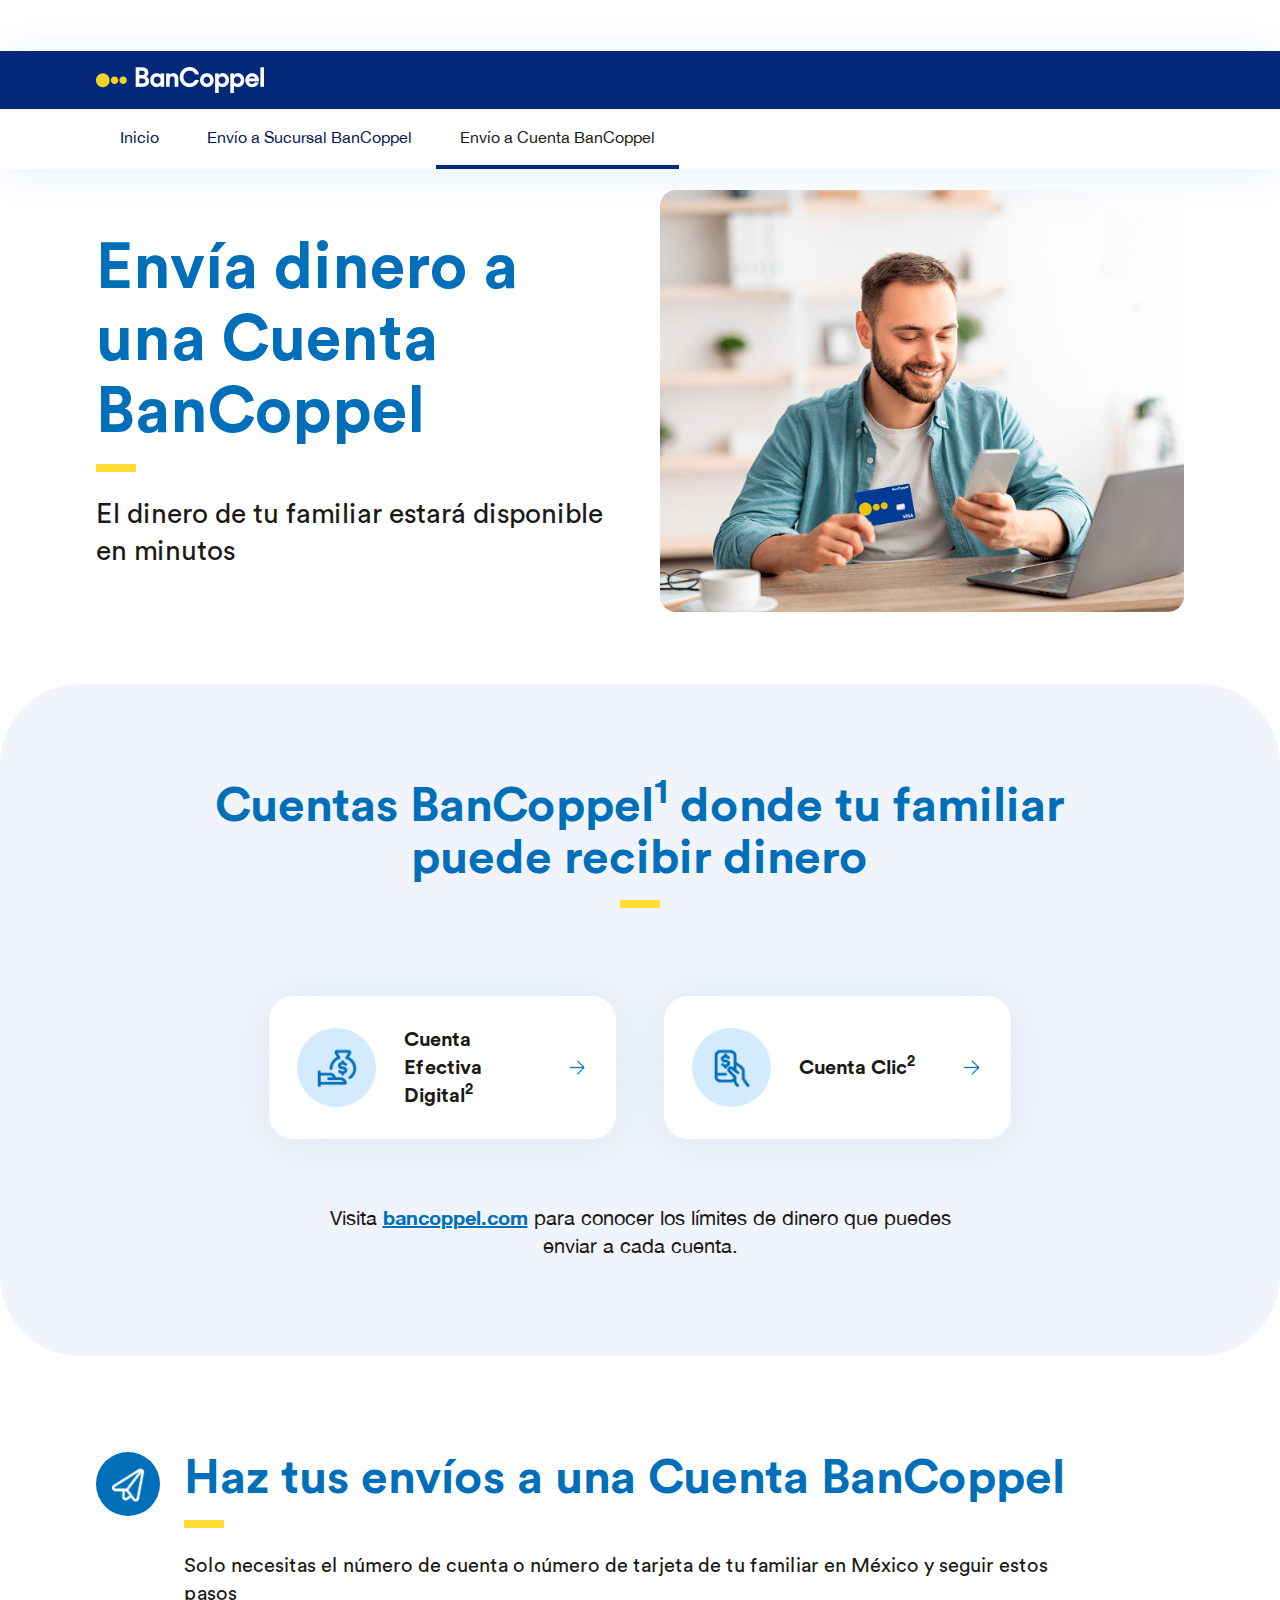
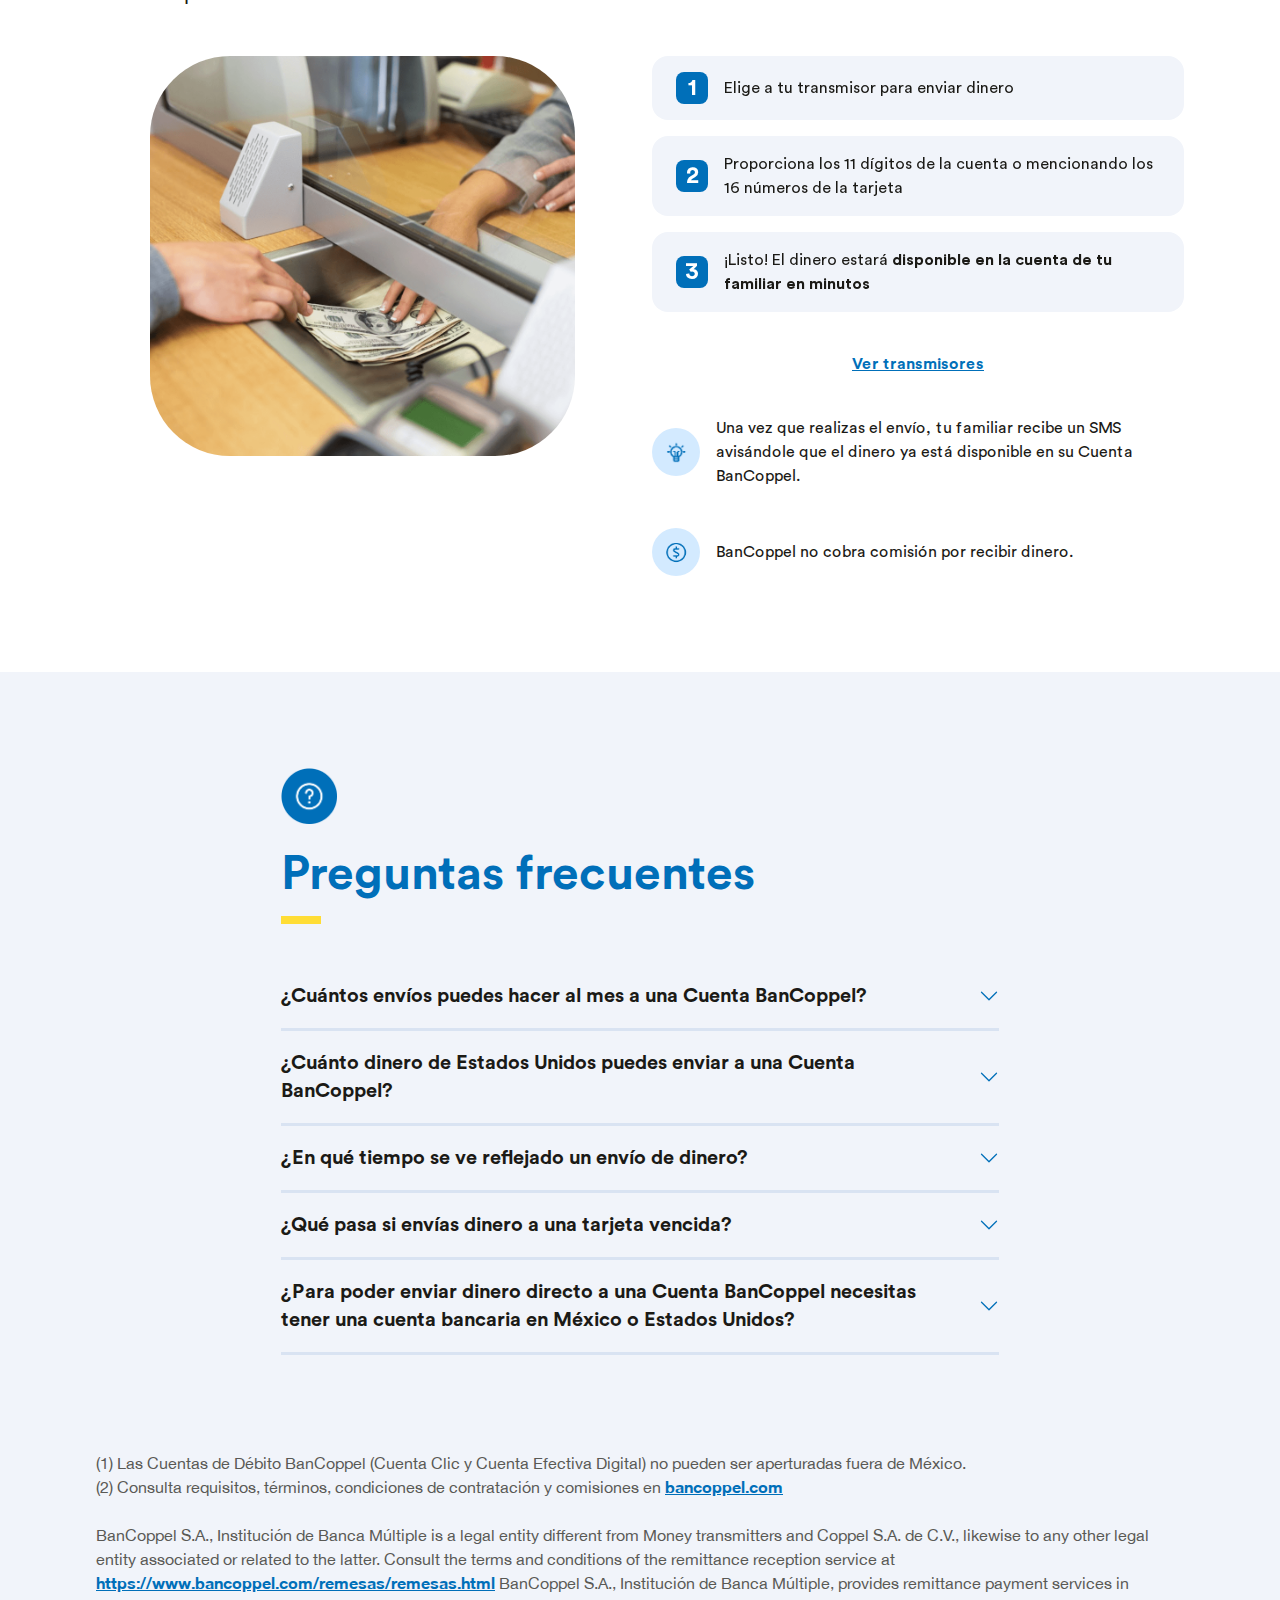
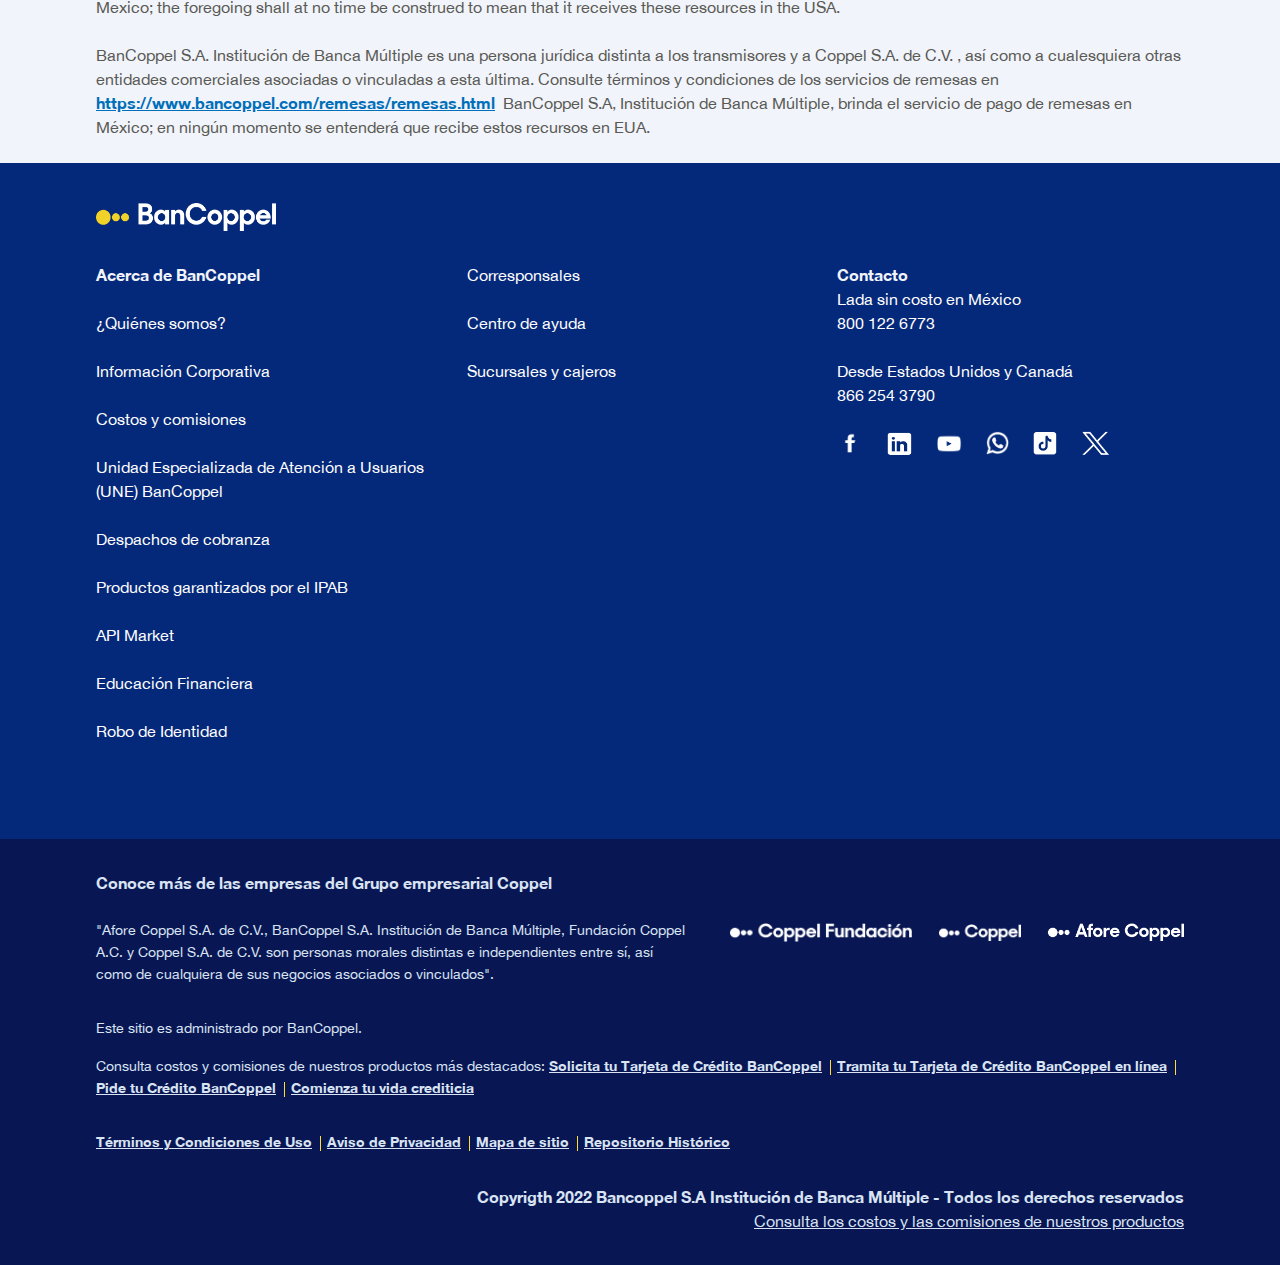
<file: envio-a-cuenta/index.html>
<!DOCTYPE html>
<html lang="es">

<head>
<link rel="preload" href="../js/envioCuenta-198f6c69.js" as="script" crossorigin="anonymous">
<link rel="preload" href="../js/metricas-6fd5609f.js" as="script" crossorigin="anonymous">
<link rel="preload" href="../js/tooltip-9d92ea61.js" as="script" crossorigin="anonymous">
<link rel="preload" href="../css/metricas-02b5088d.css" as="style" crossorigin="anonymous">
  <link rel="preload" href="../fonts/CircularStd-Book/CircularStd-Book.ttf" as="font" type="font/ttf" crossorigin="anonymous">


    <meta charset="utf-8" />
    <link rel="icon" href="../favicon.ico" />
    <meta name="viewport" content="width=device-width, initial-scale=1" />
    <meta name="keywords" content="cuentas bancoppel, bancoppel, envios de dinero, recibir dinero, bancoppel us, envios de dinero a mexico, cuenta de debito bancoppel" />
    <meta name="description" content="Envía dinero a una cuenta BanCoppel de manera rápida y segura. Descubre cómo enviar dinero paso a paso y conoce los beneficios." />

    <link rel="canonical" href="https://www.bancoppel.com/envios_de_dinero/envio-a-cuenta/" />

    <meta property="og:description" content="Envía dinero de forma rápida y segura a una Cuenta BanCoppel. Aprende cómo enviar dinero y conoce los beneficios. " />
    <title>Envío de dinero directo a Cuenta BanCoppel | Bancoppel </title>
    <script type="application/ld+json">
        {
            "@context": "https://schema.org",
            "@type": "FAQPage",
            "mainEntity": [
              {
                "@type": "Question",
                "name": "¿Cuántos envíos puedes hacer al mes a una Cuenta BanCoppel?",
                "acceptedAnswer": {
                  "@type": "Answer",
                  "text": "Puedes realizar hasta 8 envíos a Sucursal al mes."
                }
              },
              {
                "@type": "Question",
                "name": "¿Cuánto dinero de Estados Unidos puedes enviar a una Cuenta BanCoppel?",
                "acceptedAnswer": {
                  "@type": "Answer",
                  "text": "Depósito directo a Cuenta Efectiva Digital: por transacción: hasta $4,000 dólares o su equivalente en pesos. Al día: hasta $4,000 dólares o su equivalente en pesos. Mensual: hasta 10,000 dólares. Depósito directo a Cuenta Clic: ya sea por transacción, al día o mensual puede ser hasta 3,000 UDIS o su equivalente en dólares."
                }
              },
              {
                "@type": "Question",
                "name": "¿En qué tiempo se ve reflejado un envío de dinero?",
                "acceptedAnswer": {
                  "@type": "Answer",
                  "text": "Una remesa se puede ver reflejada alrededor de 30 minutos después de enviarse."
                }
              },
              {
                "@type": "Question",
                "name": "¿Qué pasa si envías dinero a una tarjeta vencida?",
                "acceptedAnswer": {
                  "@type": "Answer",
                  "text": "Si la tarjeta presenta un vencimiento, el sistema no permitirá realizar la transacción. Recuerda que también puedes enviarles dinero a los 11 dígitos de su número de cuenta."
                }
              },
              {
                "@type": "Question",
                "name": "¿Para poder envíar dinero directo a una Cuenta BanCoppel necesitas tener una cuenta bancaria en México o Estados Unidos?",
                "acceptedAnswer": {
                  "@type": "Answer",
                  "text": "No necesitas tener cuenta bancaria. Solo necesitas enviarlo desde tu transmisor preferido con los 16 dígitos de la tarjeta de tu familiar en México o los 11 dígitos de su cuenta."
                }
              }
            ]
          }               
    </script>
    <!-- Google Tag Manager -->
    <script>(function (w, d, s, l, i) {
            w[l] = w[l] || []; w[l].push({
                'gtm.start':
                    new Date().getTime(), event: 'gtm.js'
            }); var f = d.getElementsByTagName(s)[0],
                j = d.createElement(s), dl = l != 'dataLayer' ? '&l=' + l : ''; j.async = true; j.src =
                    'https://www.googletagmanager.com/gtm.js?id=' + i + dl; f.parentNode.insertBefore(j, f);
        })(window, document, 'script', 'dataLayer', 'GTM-KG4MG45T');</script>
    <!-- End Google Tag Manager -->
  <script type="module" crossorigin src="../js/envioCuenta-198f6c69.js"></script>
  <link rel="modulepreload" crossorigin href="../js/metricas-6fd5609f.js">
  <link rel="modulepreload" crossorigin href="../js/tooltip-9d92ea61.js">
  <link rel="stylesheet" href="../css/metricas-02b5088d.css">
</head>

<body>
    <!-- Google Tag Manager (noscript) -->
    <noscript><iframe src="https://www.googletagmanager.com/ns.html?id=GTM-KG4MG45T" height="0" width="0" style="display:none;visibility:hidden" sandbox></iframe></noscript>
    <!-- End Google Tag Manager (noscript) -->
    <custom-header nav-active="nav-cuenta" path="../"></custom-header>
    <main class="main-envios-cuenta">
        <section class="section-hero">
            <div class="custom-container">
                <div class="row">
                    <custom-hero tipo="secundario" titulo="Envía dinero a una Cuenta BanCoppel" subtitulo="El dinero de tu familiar estará disponible en minutos" imagen="../img/hero-envio-cuentaapp.png">
                    </custom-hero>
                </div>
            </div>
        </section>
        <section class="beneficios-cuenta">
            <div class="custom-container">
                <div class="row justify-content-xl-center">

                    <div class="col-12 col-xl-11 beneficios-cuenta--info">
                        <div class="title-underline">
                            <h2>
                                Cuentas BanCoppel<sup>1</sup> donde tu familiar puede recibir dinero
                            </h2>

                        </div>

                    </div>
                </div>

                <div class="row beneficios-cuenta--cards">
                    <div class=" col-12 col-xl-4">
                        <a class="link-nodecoration" href="https://www.bancoppel.com/ahorro_bcopp/cuenta_efectiva.html" target="_blank" rel="noopener noreferrer" id="lnk-card-cta-efec-dig" title="Cuenta Efectiva Digital">

                            <div class="card-envio-cuenta">

                                <picture class="icono">
                                    <img src="../img/dinero2-mano.png" alt="Cuenta Efectiva Digital">
                                </picture>
                                <p>
                                    Cuenta Efectiva Digital<sup>2</sup>
                                </p>

                                <picture class="enlace">
                                    <img src="../img/right-arrow-azul.png" alt="Cuenta Efectiva Digital">
                                </picture>
                            </div>
                        </a>

                    </div>

                    <div class="col-12 col-xl-4">
                        <a class="link-nodecoration" href="https://www.bancoppel.com/ahorro_bcopp/bancoppel_clic.html" target="_blank" rel="noopener noreferrer" id="lnk-card-cta-clic" title="Cuenta Clic">

                            <div class="card-envio-cuenta">

                                <picture class="icono">
                                    <img src="../img/dinero-cuenta-clic.png" alt="Cuenta Efectiva Digital">
                                </picture>
                                <p>
                                    Cuenta Clic<sup>2</sup>
                                </p>

                                <picture class="enlace">
                                    <img src="../img/right-arrow-azul.png" alt="Cuenta Efectiva Digital">
                                </picture>
                            </div>
                        </a>
                    </div>
                </div>
                <div class="row beneficios-cuenta--alerta">
                    <div class="col-12 col-xl-7 info">
                        <p>
                            Visita
                            <a href="https://www.bancoppel.com/main/index.html" target="_blank" rel="noopener noreferrer" id="lnk-cta-info">
                                bancoppel.com</a> para conocer los límites de dinero que puedes enviar a cada cuenta.
                        </p>
                    </div>
                </div>

            </div>
        </section>

        <section class="pasos-envio">
            <div class="custom-container">
                <div class="row">
                    <div class="col-12 pasos-envio--img">
                        <picture>
                            <img src="../img/interfaces.png" alt="">
                        </picture>
                    </div>
                    <div class="col-12 col-xl-10 pasos-envio--info">
                        <h2 class="title-underline">
                            Haz tus envíos a una Cuenta BanCoppel
                        </h2>
                        <p>
                            Solo necesitas el número de cuenta o número de tarjeta de tu familiar en México y seguir estos pasos
                        </p>
                    </div>
                </div>

                <div class="row pasos-envio--cards">
                    <div class="col-xl-6 imagen-pasos">
                        <picture>
                            <img src="../img/pasos-envio-cuenta.png" alt="Pasos envio cuenta">
                        </picture>
                    </div>
                    <div class="swiper-pasos col-12 col-xl-6">
                        <div class="swiper-wrapper">
                            <div class="swiper-slide">
                                <div class="paso-card">
                                    <div class="numeracion">
                                        <p>1</p>
                                    </div>
                                    <div class="contenido">
                                        <p>
                                            Elige a tu transmisor para enviar dinero
                                        </p>
                                    </div>
                                </div>
                            </div>
                            <div class="swiper-slide">
                                <div class="paso-card">
                                    <div class="numeracion">
                                        <p>2</p>
                                    </div>
                                    <div class="contenido">
                                        <p>
                                            Proporciona los 11 dígitos de la cuenta o mencionando los 16 números de la tarjeta
                                        </p>
                                    </div>
                                </div>
                            </div>
                            <div class="swiper-slide">
                                <div class="paso-card">
                                    <div class="numeracion">
                                        <p>3</p>
                                    </div>
                                    <div class="contenido">
                                        <p>
                                            ¡Listo! El dinero estará <strong>disponible
                                                en la cuenta de tu familiar en minutos</strong>
                                        </p>
                                    </div>
                                </div>
                            </div>
                        </div>
                        <div class="swiper-pasos-pagination d-none"></div>
                        <div class="pasos-envio--enlace">
                            <a href="../index.html#aliados-section" id="lnk-cta-aliados">Ver transmisores</a>
                        </div>
                        <div class="pasos-envio--alerta">
                            <picture class="alerta--imagen">

                                <img src="../img/hogar.png" alt=" Idea" />
                            </picture>
                            <div class="alerta--contenido">

                                <p class="descripcion">
                                    Una vez que realizas el envío, tu familiar recibe un SMS
                                    avisándole que el dinero ya está disponible en su Cuenta BanCoppel.
                                </p>

                            </div>
                        </div>
                        <div class="pasos-envio--alerta">
                            <picture class="alerta--imagen">

                                <img src="../img/dinero-circle.png" alt=" Idea" />
                            </picture>
                            <div class="alerta--contenido">

                                <p class="descripcion">
                                    BanCoppel no cobra comisión por recibir dinero.
                                </p>

                            </div>
                        </div>
                        <div class="pasos-envio--comision d-none">
                            <p>
                                BanCoppel no cobra comisión por recibir dinero.
                            </p>
                        </div>
                    </div>
                </div>
            </div>
        </section>

        <section class="pasos-recibir d-none">
            <div class="custom-container">
                <div class="row">
                    <div class="col-12 pasos-recibir--img">
                        <picture>
                            <img src="../img/tienda.png" alt="">
                        </picture>
                    </div>
                    <div class="col-12 col-xl-10 pasos-recibir--info">
                        <h2 class="title-underline">
                            ¿Cómo cobrar el dinero en la App BanCoppel?
                        </h2>
                        <p>
                            Si tu familiar ya está registrado en ventanilla
                            también puede recibirlo en la App BanCoppel
                            siguiendo estos pasos:
                        </p>
                    </div>
                </div>

                <div class="row pasos-recibir--cards">
                    <div class="col-xl-6 imagen-pasos">
                        <picture>
                            <img src="../img/pasos-recibir.png" alt="Pasos envio">
                        </picture>
                    </div>
                    <div class="swiper-pasos-recibir col-12 col-xl-6">
                        <p class="texto-paso">
                            Si tu familiar ya está registrado en ventanilla
                            también puede recibirlo en la App BanCoppel
                            siguiendo estos pasos:
                        </p>
                        <div class="swiper-wrapper">
                            <div class="swiper-slide">
                                <div class="paso-card">
                                    <div class="numeracion">
                                        <p>1</p>
                                    </div>
                                    <div class="contenido">
                                        <p>
                                            Seleccionar <strong>Cobro de Remesas</strong> y elegir una cuenta para recibir el dinero
                                        </p>
                                    </div>
                                </div>
                            </div>
                            <div class="swiper-slide">
                                <div class="paso-card">
                                    <div class="numeracion">
                                        <p>2</p>
                                    </div>
                                    <div class="contenido">
                                        <p>
                                            Ingresar y confirmar la <strong>clave de envío</strong>
                                        </p>
                                    </div>
                                </div>
                            </div>
                            <div class="swiper-slide">
                                <div class="paso-card">
                                    <div class="numeracion">
                                        <p>3</p>
                                    </div>
                                    <div class="contenido">
                                        <p>
                                            <strong>Verificar</strong> la información y <strong>seleccionar Cobrar Remesas</strong>
                                        </p>
                                    </div>
                                </div>
                            </div>
                            <div class="swiper-slide">
                                <div class="paso-card">
                                    <div class="numeracion">
                                        <p>4</p>
                                    </div>
                                    <div class="contenido">
                                        <p>
                                            ¡Listo! El dinero está <strong>disponible en la cuenta</strong>
                                        </p>
                                    </div>
                                </div>
                            </div>
                        </div>
                        <div class="swiper-pasos-recibir-pagination"></div>
                        <div class="pasos-envio--enlace">
                            <a href="#!" id="linkshare-tooltip" data-bs-placement="bottom" data-bs-html="true" data-bs-title="<p>Copiar enlace</p>">Compartir con mis familiares
                            </a>
                        </div>
                        <div class="pasos-recibir--alerta d-none">
                            <picture class="alerta--imagen">

                                <img src="../img/hogar.png" alt=" Idea" />
                            </picture>
                            <div class="alerta--contenido">

                                <p class="descripcion">
                                    Si ya <strong>está registrado,</strong> podrá recibir <strong>el dinero con su
                                        huella digital,</strong> la <strong>clave de envío</strong> y su <strong>nombre completo</strong>
                                    o <strong>usuario asignado</strong> en ventanilla.
                                </p>

                            </div>
                        </div>

                    </div>
                </div>
            </div>
        </section>

        <section class="cuentas d-none">
            <div class="custom-container">
                <div class="row cuentas--container">

                    <div class="col-12 col-xl-6 cuentas--imagen">
                        <picture>
                            <img src="../img/app-envio-cuenta.png" alt="Cuentas">
                        </picture>
                    </div>
                    <div class="col-12 col-xl-4 cuentas--info">

                        <p class="descripcion">
                            Si tu familiar en México <strong>aún no tiene una Cuenta BanCoppel,</strong>
                            puede abrir una sin costo en la App BanCoppel <sup>3</sup>.
                        </p>

                    </div>
                </div>

            </div>
        </section>
        <section class="faqs" id="faqs-cuenta">
            <div class="custom-container">
                <div class="row justify-content-center">
                    <div class="col-12 col-xl-8 faqs--header">
                        <picture>
                            <img src="../img/icon-ayuda.png" alt="" />
                        </picture>
                        <h2 class="title-underline">
                            <strong>Preguntas <br />
                                frecuentes</strong>
                        </h2>
                    </div>
                    <div class="col-12 col-xl-8" id="faqs-inv-container">
                        <div class="accordion" id="accordionExample">
                            <custom-accordion id="faq-1" title="¿Cuántos envíos puedes hacer al mes a una Cuenta BanCoppel?" content="Puedes realizar hasta 8 depósitos directos a una Cuenta BanCoppel al mes."></custom-accordion>
                            <custom-accordion id="faq-2" title="¿Cuánto dinero de Estados Unidos puedes enviar a una Cuenta BanCoppel?" content="<ol>
                                <li>Depósito directo a Cuenta Efectiva Digital: por transacción: hasta $4,000 dólares o su equivalente en pesos.</li>
                                <li>Al día: hasta $4,000 dólares o su equivalente en pesos.</li>
                                <li>Mensual: hasta $10,000 dólares. </li>
                              </ol>
                              <p>Depósito directo a Cuenta Clic: ya sea por transacción, al día o mensual puede ser hasta 3,000 UDIS o su equivalente en dólares.</p>
                            "></custom-accordion>
                            <custom-accordion id="faq-3" title="¿En qué tiempo se ve reflejado un envío de dinero?" content="Una remesa se puede ver reflejada alrededor de 30 minutos después de enviarse."></custom-accordion>
                            <custom-accordion id="faq-4" title="¿Qué pasa si envías dinero a una tarjeta vencida?" content="Si la tarjeta presenta un vencimiento, el sistema no permitirá realizar la transacción. Recuerda que también puedes enviarles dinero a los 11 dígitos de su número de cuenta."></custom-accordion>
                            <custom-accordion id="faq-5" title="¿Para poder enviar dinero directo a una Cuenta BanCoppel necesitas tener una cuenta bancaria en México o Estados Unidos?" content="No necesitas tener cuenta bancaria. Solo necesitas enviarlo desde tu transmisor preferido con los 16 dígitos de la tarjeta de tu familiar en México o los 11 dígitos de su cuenta."></custom-accordion>
                        </div>
                    </div>
                </div>
            </div>
        </section>

        <section class="legal">
            <div class="custom-container">
                <div class="row">
                    <div class="col-12 legal--info">
                        <p>
                            (1) Las Cuentas de Débito BanCoppel (Cuenta Clic y Cuenta Efectiva Digital) no pueden ser aperturadas fuera de México.
                        </p>
                        <p>
                            (2) Consulta requisitos, términos, condiciones de contratación y comisiones en
                            <a href="https://www.bancoppel.com/main/index.html" target="_blank" rel="noopener noreferrer"> bancoppel.com</a>
                        </p>


                    </div>
                </div>
            </div>
        </section>

        <custom-legales path="../"></custom-legales>
    </main>
    <custom-footer path="../"></custom-footer>
    <modal-salida-generico id-modal="modal-salida-generico"></modal-salida-generico>

    
    



</body>

</html>
</file>
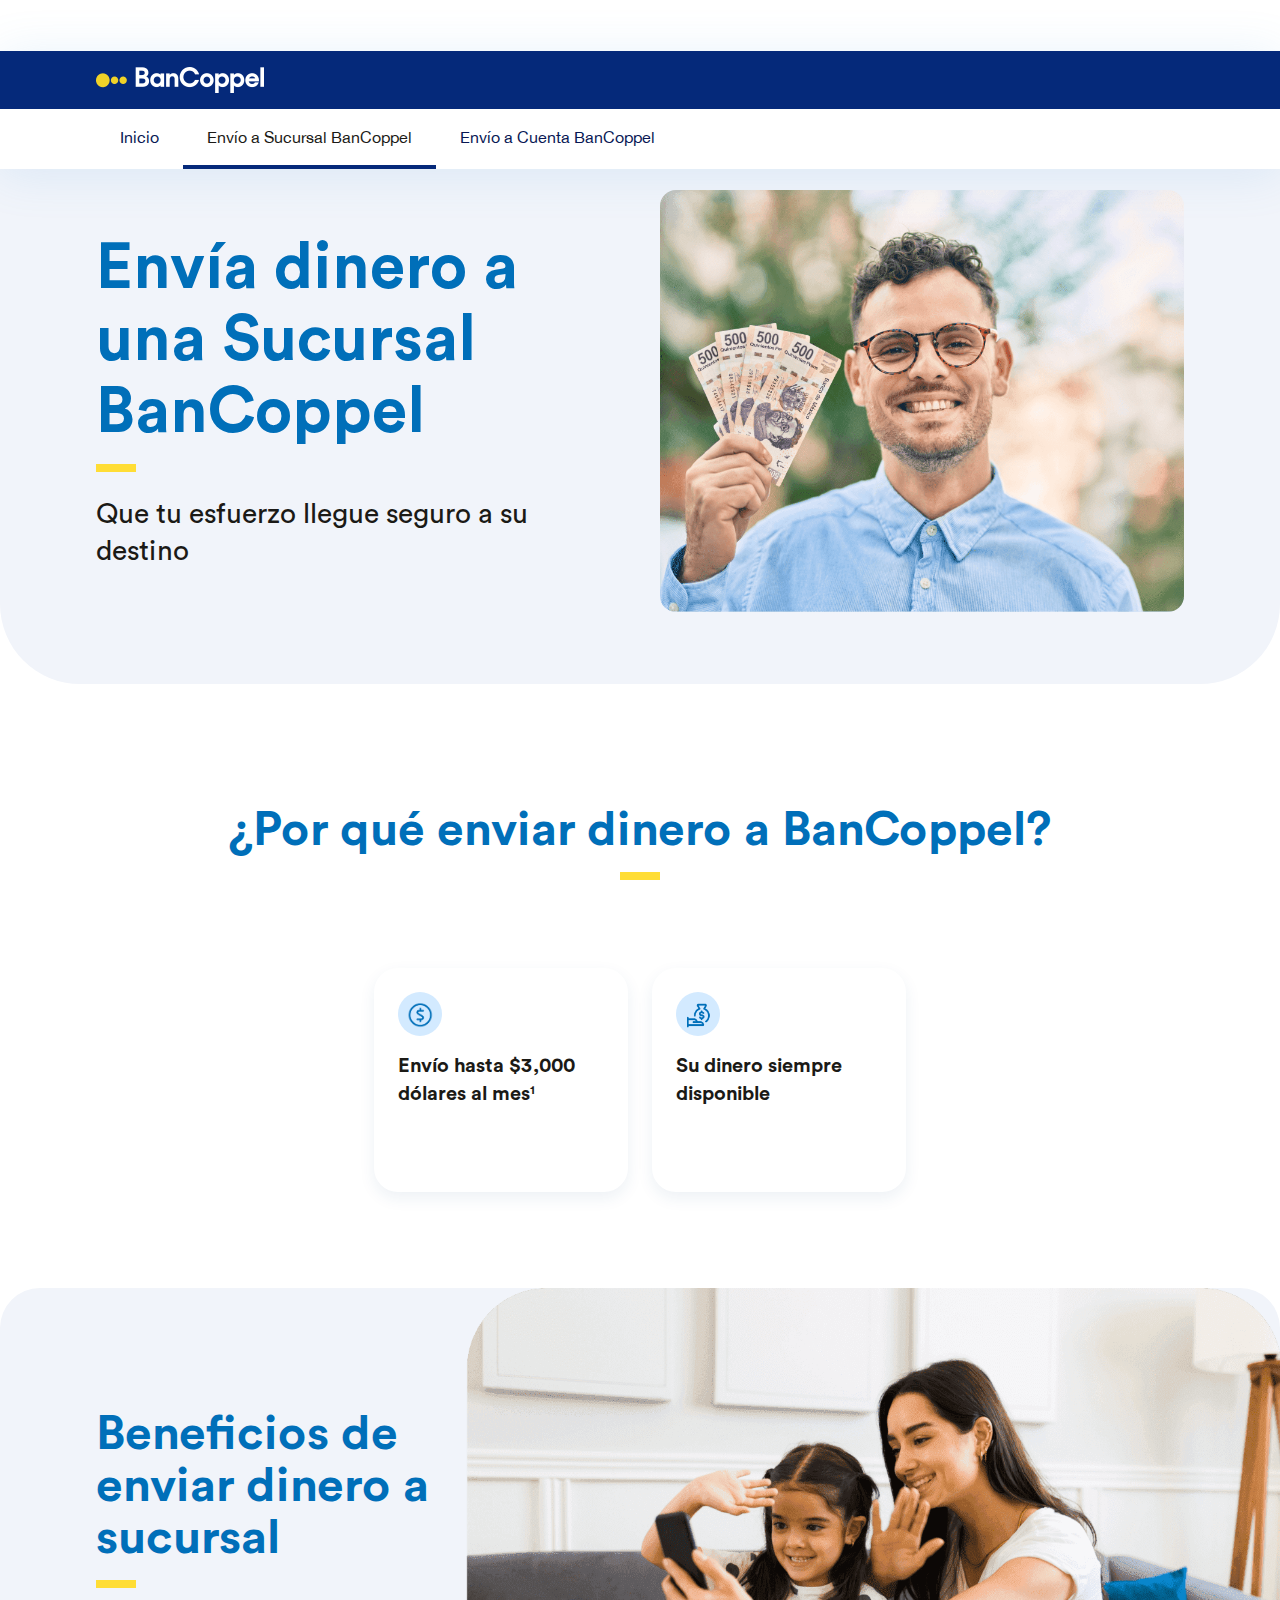
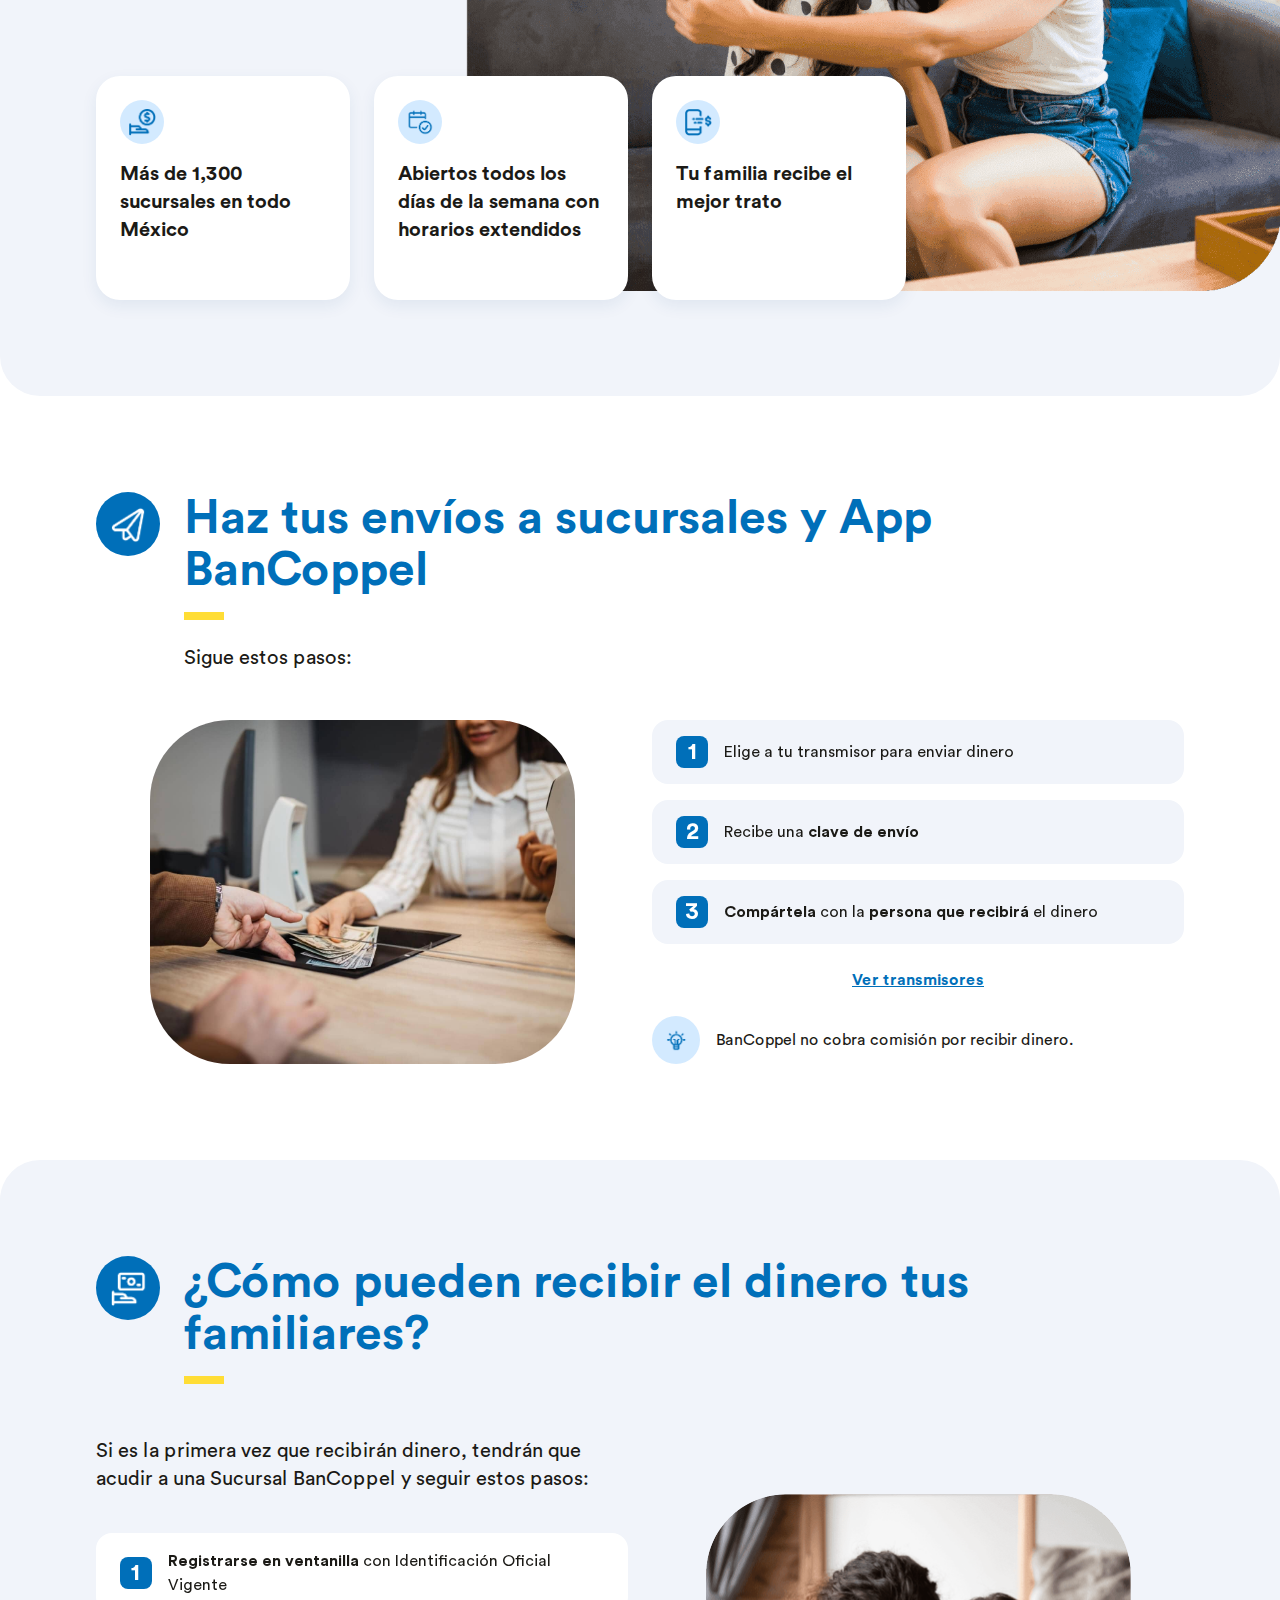
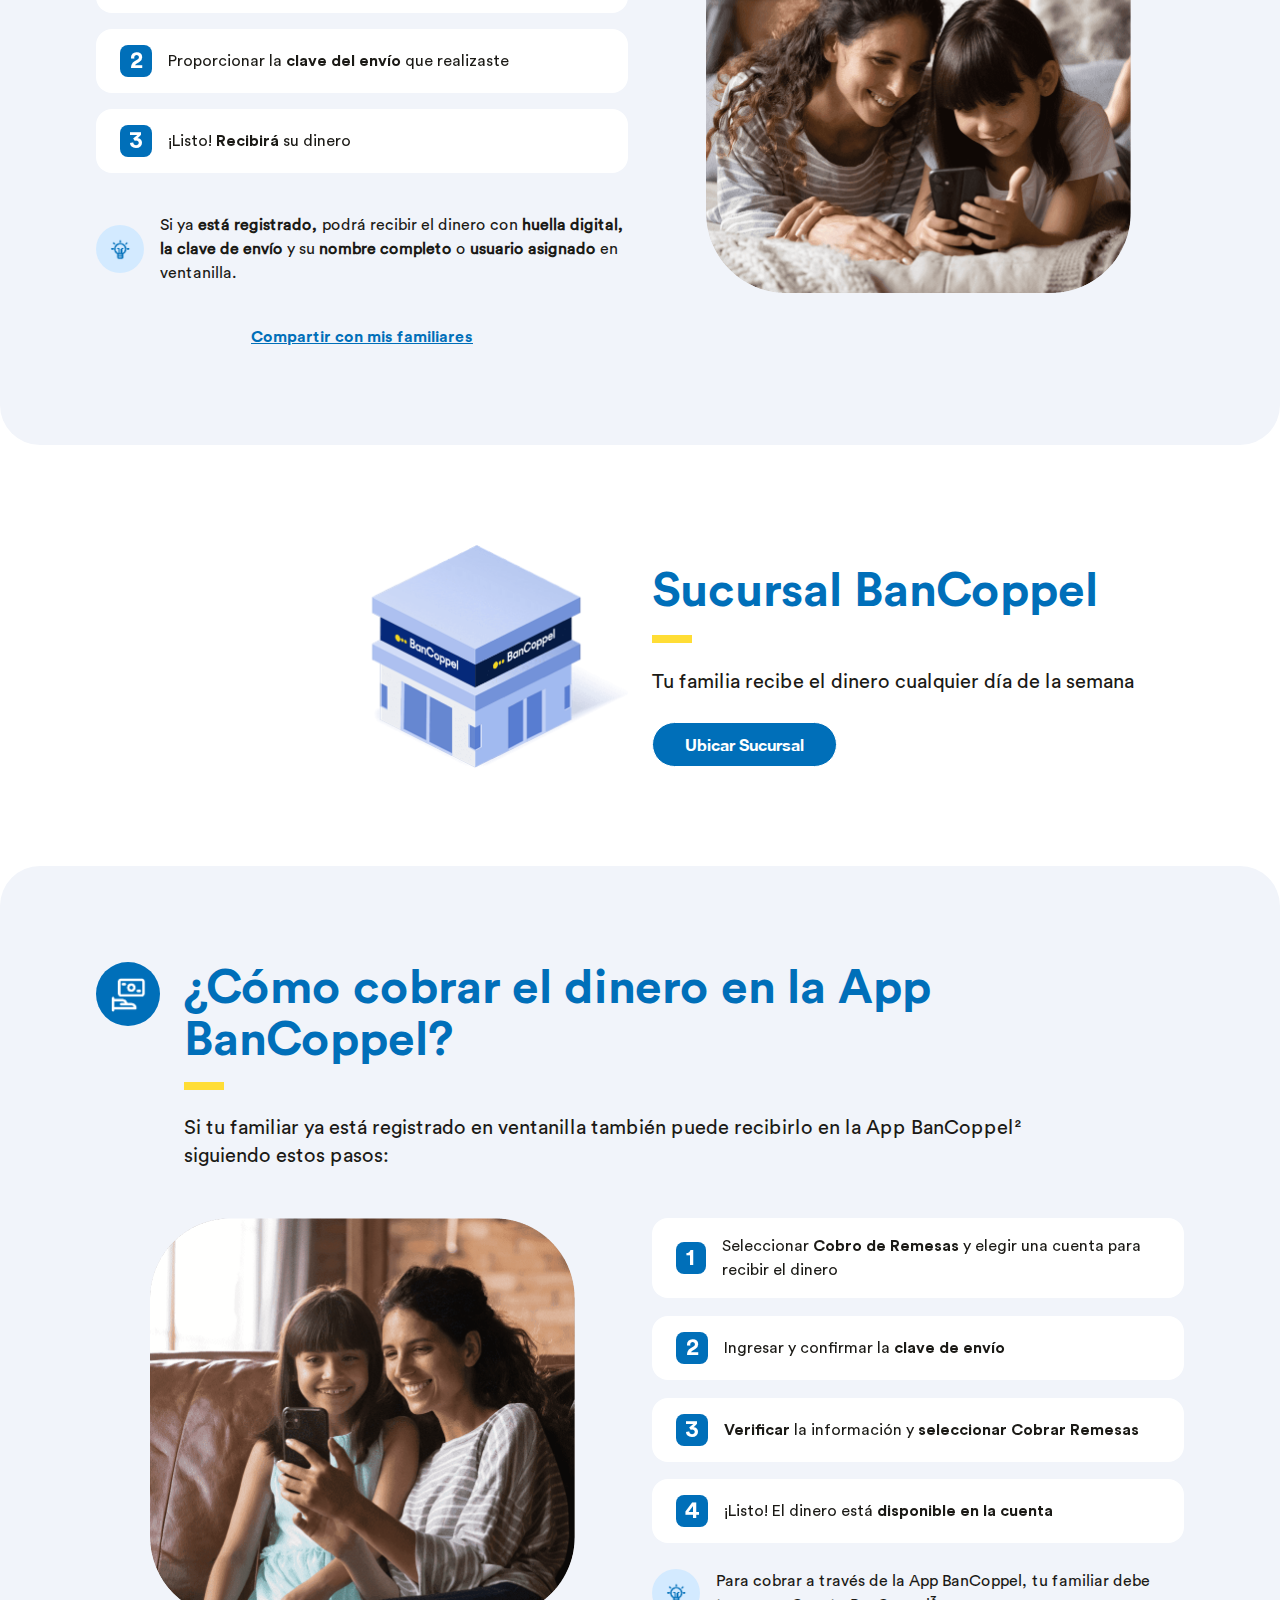
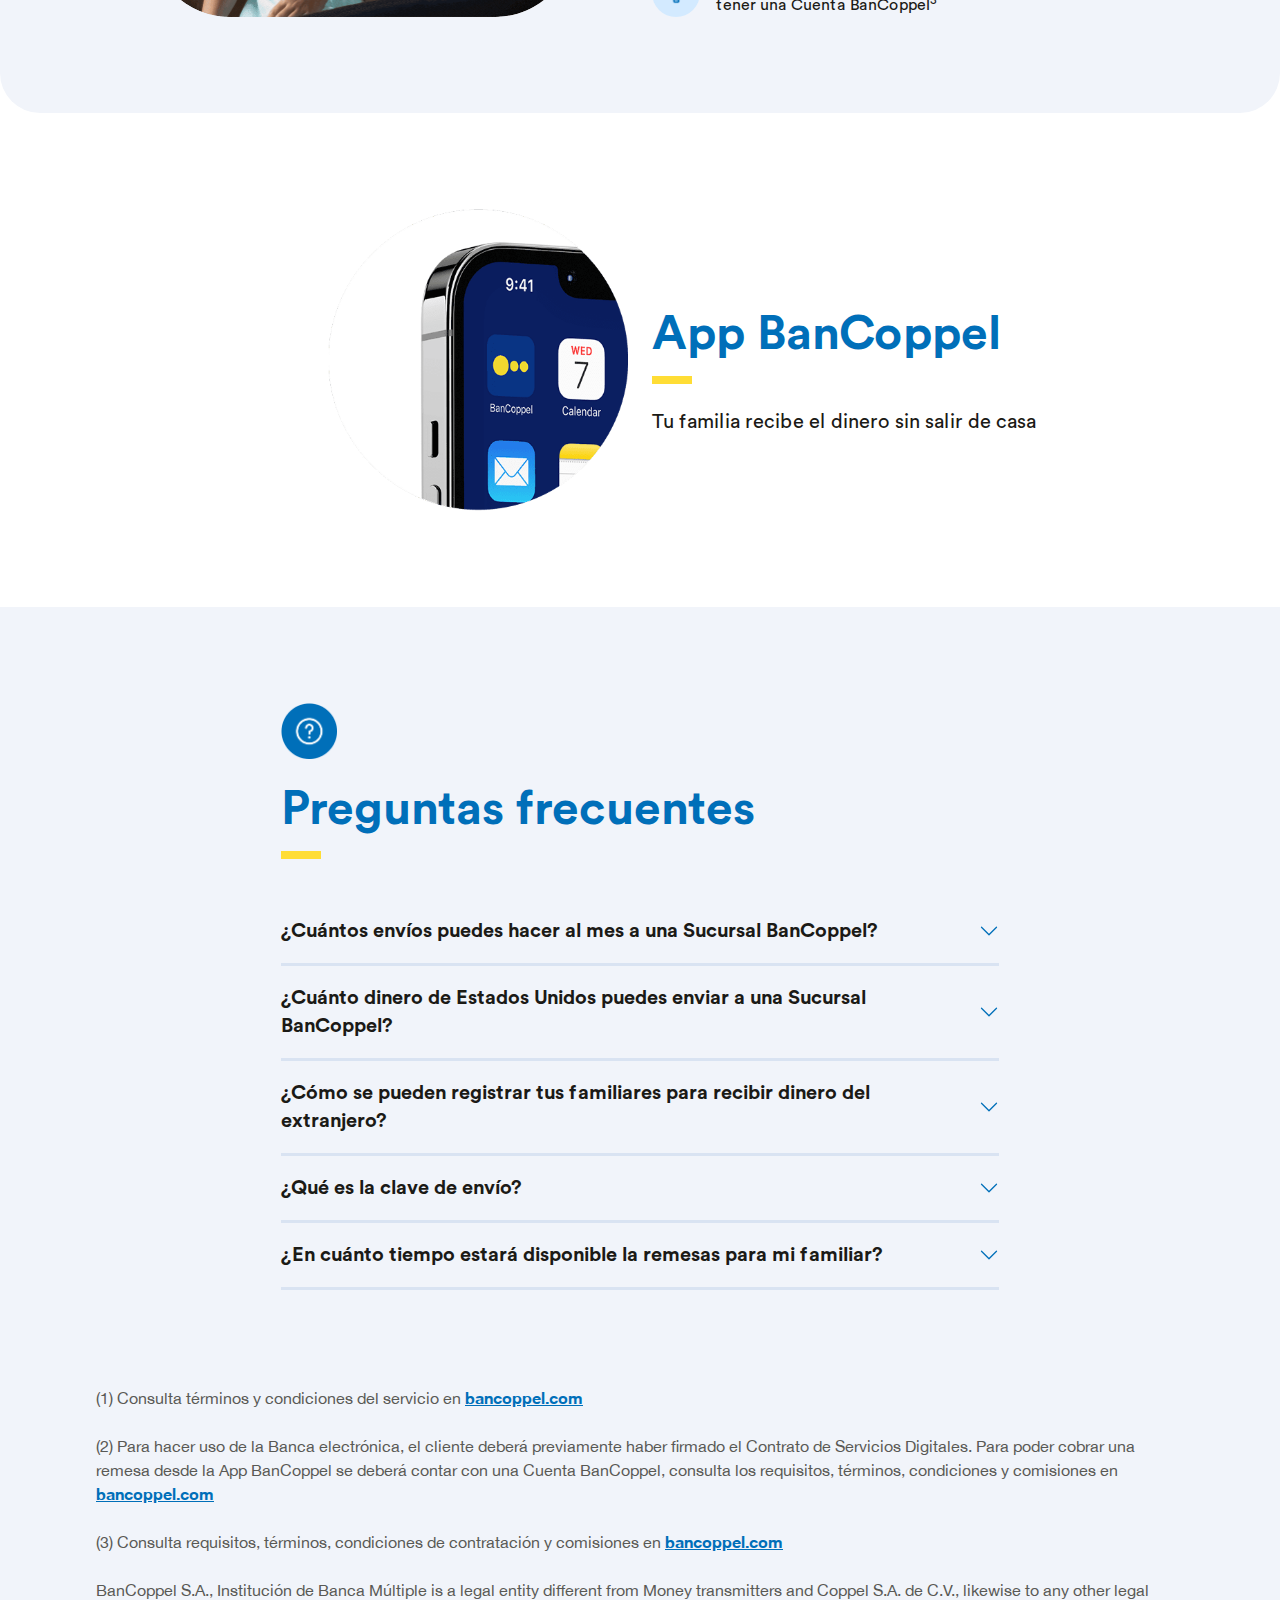
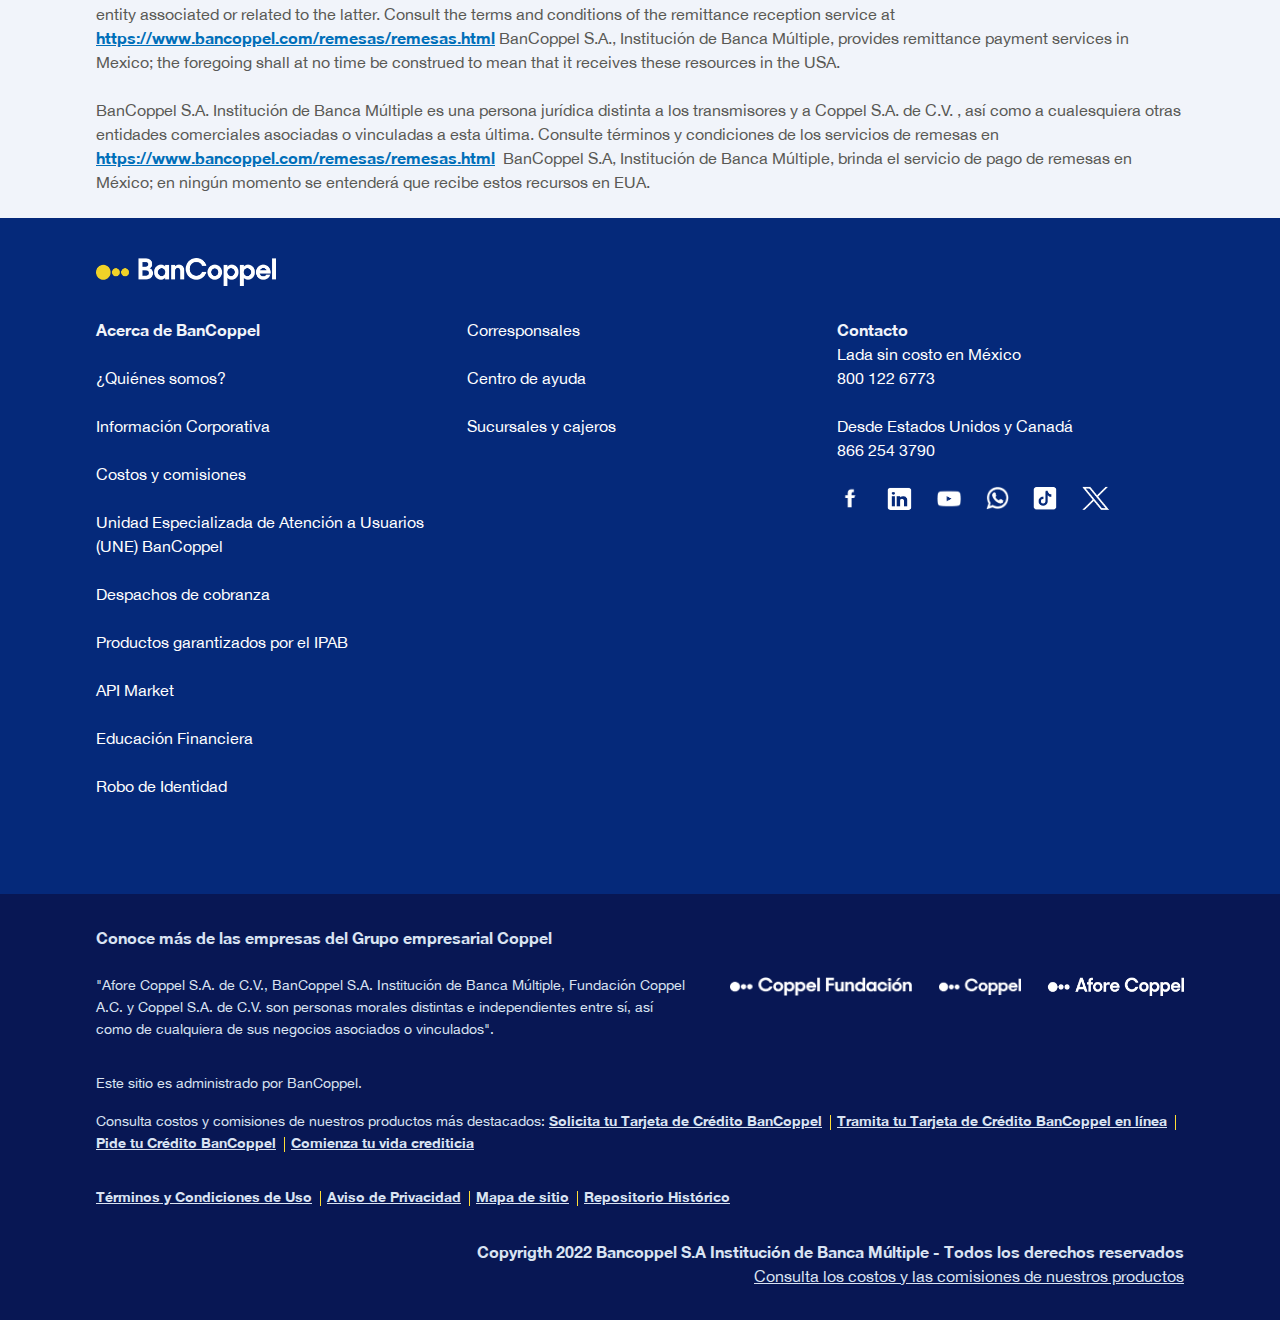
<file: envio-a-sucursal/index.html>
<!DOCTYPE html>
<html lang="es">

<head>
<link rel="preload" href="../js/envioSucursal-f794a4cc.js" as="script" crossorigin="anonymous">
<link rel="preload" href="../js/metricas-6fd5609f.js" as="script" crossorigin="anonymous">
<link rel="preload" href="../js/tooltip-9d92ea61.js" as="script" crossorigin="anonymous">
<link rel="preload" href="../css/metricas-02b5088d.css" as="style" crossorigin="anonymous">
  <link rel="preload" href="../fonts/CircularStd-Book/CircularStd-Book.ttf" as="font" type="font/ttf" crossorigin="anonymous">


    <meta charset="utf-8" />
    <link rel="icon" href="../favicon.ico" />
    <meta name="viewport" content="width=device-width, initial-scale=1" />
    <meta name="keywords" content="bancoppel,  envios de dinero, recibir dinero, bancoppel us, envios de dinero de usa a mexico, sucursales bancoppel, cuentas bancoppel" />
    <meta name="description" content="Con Bancoppel puedes enviar dinero de Estados Unidos a México. Tu familia podrá recibirlo en cualquier sucursal o tu App BanCoppel." />

    <link rel="canonical" href="https://www.bancoppel.com/envios_de_dinero/envio-a-sucursal/" />
    <meta property="og:description" content="Envía dinero de forma segura y rápida a una Sucursal y App BanCoppel. Conoce los beneficios y la guía paso a paso para enviar dinero." />
    <title>Envíos de dinero directo a sucursal y App | Bancoppel </title>
    <script type="application/ld+json">
        {
            "@context": "https://schema.org",
            "@type": "FAQPage",
            "mainEntity": [
              {
                "@type": "Question",
                "name": "¿Cuántos envíos puedes hacer al mes a una Sucursal BanCoppel?",
                "acceptedAnswer": {
                  "@type": "Answer",
                  "text": "Puedes realizar hasta 8 envíos a Sucursal al mes."
                }
              },
              {
                "@type": "Question",
                "name": "¿Cuánto dinero de Estados Unidos puedes enviar a una Sucursal BanCoppel?",
                "acceptedAnswer": {
                  "@type": "Answer",
                  "text": "Por transacción: hasta $2,999 dólares o su equivalente en pesos. Al día: hasta $2,999 dólares o su equivalente en pesos. Mensual: hasta $3,000 dólares o su equivalente en pesos."
                }
              },
              {
                "@type": "Question",
                "name": "¿Cómo se pueden registrar tus familiares para recibir dinero del extranjero?",
                "acceptedAnswer": {
                  "@type": "Answer",
                  "text": "Para poder registrarse necesita: Acudir a ventanilla en cualquier Sucursal BanCoppel con su identificación oficial vigente. Registrar sus datos, y a su vez, tomarán su huella digital para vincularlo con su identificación oficial."
                }
              },
              {
                "@type": "Question",
                "name": "¿Qué es la clave de envío?",
                "acceptedAnswer": {
                  "@type": "Answer",
                  "text": "Es una clave de 8 a 12 dígitos que se genera cuando envías dinero a México. Esta clave se debe compartir con tu familiar para que pueda recibir su dinero en cualquier Sucursal BanCoppel."
                }
              },
              {
                "@type": "Question",
                "name": "¿En cuánto tiempo estará disponible la remesas para mi familiar?",
                "acceptedAnswer": {
                  "@type": "Answer",
                  "text": "Una remesa se puede ver reflejada alrededor de 30 minutos después de enviarse."
                }
              }
            ]
        }          
    </script>
    <!-- Google Tag Manager -->
    <script>(function (w, d, s, l, i) {
            w[l] = w[l] || []; w[l].push({
                'gtm.start':
                    new Date().getTime(), event: 'gtm.js'
            }); var f = d.getElementsByTagName(s)[0],
                j = d.createElement(s), dl = l != 'dataLayer' ? '&l=' + l : ''; j.async = true; j.src =
                    'https://www.googletagmanager.com/gtm.js?id=' + i + dl; f.parentNode.insertBefore(j, f);
        })(window, document, 'script', 'dataLayer', 'GTM-KG4MG45T');</script>
    <!-- End Google Tag Manager -->
  <script type="module" crossorigin src="../js/envioSucursal-f794a4cc.js"></script>
  <link rel="modulepreload" crossorigin href="../js/metricas-6fd5609f.js">
  <link rel="modulepreload" crossorigin href="../js/tooltip-9d92ea61.js">
  <link rel="stylesheet" href="../css/metricas-02b5088d.css">
</head>

<body>
    <!-- Google Tag Manager (noscript) -->
    <noscript><iframe src="https://www.googletagmanager.com/ns.html?id=GTM-KG4MG45T" height="0" width="0" style="display:none;visibility:hidden" sandbox></iframe></noscript>
    <!-- End Google Tag Manager (noscript) -->
    <custom-header nav-active="nav-sucursal" path="../"></custom-header>
    <main class="main-envios-sucursal">
        <section class="section-hero">
            <div class="custom-container">
                <div class="row">
                    <custom-hero tipo="secundario" titulo="Envía dinero a una Sucursal BanCoppel" subtitulo="Que tu esfuerzo llegue seguro a su destino" imagen="../img/hero-envio-sucursal.png">
                    </custom-hero>
                </div>
            </div>
        </section>
        <section class="porque">
            <div class="custom-container">
                <div class="row">
                    <div class="col-12 col-xl-12">
                        <h2 class="title-underline">
                            ¿Por qué enviar dinero a BanCoppel?
                        </h2>
                    </div>

                </div>
                <div class="row porque--cards">

                    <div class="contenedor-cards col-12">

                        <div class="card-container">
                            <custom-card-icon icono="../img/dinero-circle.png" titulo-card="<strong>Envío hasta $3,000 dólares al mes<sup>1</sup></strong>" alineacion="left" flujo="columna"></custom-card-icon>
                        </div>
                        <div class="card-container">
                            <custom-card-icon icono="../img/dinero2-mano.png" titulo-card="<strong>Su dinero siempre disponible</strong>" alineacion="left" flujo="columna"></custom-card-icon>
                        </div>

                    </div>
                </div>
            </div>
        </section>
        <section class="beneficios-envio">
            <div class="custom-container">
                <div class="row">
                    <div class="col-12 col-xl-4">
                        <h2 class="title-underline">
                            Beneficios de enviar dinero a sucursal
                        </h2>

                    </div>
                    <div class="col-xl-8 beneficios-envio--img">
                        <picture>

                            <img loading="lazy" class="w-100" src="../img/beneficios-envio-sucursal.png" alt="Beneficios" />
                        </picture>
                    </div>
                </div>
                <div class="row beneficios-envio--cards">

                    <div class="contenedor-cards col-12">

                        <div class="card-container">
                            <custom-card-icon icono="../img/dinero-mano.png" titulo-card="<strong>Más de 1,300 sucursales en todo México</strong>" alineacion="left" flujo="columna"></custom-card-icon>
                        </div>
                        <div class="card-container">
                            <custom-card-icon icono="../img/time.png" titulo-card="<strong>Abiertos todos los días de la semana con horarios extendidos</strong>" alineacion="left" flujo="columna"></custom-card-icon>
                        </div>
                        <div class="card-container">
                            <custom-card-icon icono="../img/envio-dinero.png" titulo-card="<strong>Tu familia recibe el mejor trato</strong>" alineacion="left" flujo="columna"></custom-card-icon>
                        </div>
                    </div>
                </div>
            </div>
        </section>

        <section class="pasos-envio">
            <div class="custom-container">
                <div class="row">
                    <div class="col-12 pasos-envio--img">
                        <picture>
                            <img src="../img/interfaces.png" alt="">
                        </picture>
                    </div>
                    <div class="col-12 col-xl-10 pasos-envio--info">
                        <h2 class="title-underline">
                            Haz tus envíos a sucursales y App BanCoppel
                        </h2>
                        <p>
                            Sigue estos pasos:
                        </p>
                    </div>
                </div>

                <div class="row pasos-envio--cards">
                    <div class="col-xl-6 imagen-pasos">
                        <picture>
                            <img loading="lazy" src="../img/pasos-envio.jpeg" alt="Pasos envio">
                        </picture>
                    </div>
                    <div class="swiper-pasos col-12 col-xl-6">
                        <div class="swiper-wrapper">
                            <div class="swiper-slide">
                                <div class="paso-card">
                                    <div class="numeracion">
                                        <p>1</p>
                                    </div>
                                    <div class="contenido">
                                        <p>
                                            Elige a tu transmisor para enviar dinero
                                        </p>
                                    </div>
                                </div>
                            </div>
                            <div class="swiper-slide">
                                <div class="paso-card">
                                    <div class="numeracion">
                                        <p>2</p>
                                    </div>
                                    <div class="contenido">
                                        <p>
                                            Recibe una <strong>clave de envío</strong>
                                        </p>
                                    </div>
                                </div>
                            </div>
                            <div class="swiper-slide">
                                <div class="paso-card">
                                    <div class="numeracion">
                                        <p>3</p>
                                    </div>
                                    <div class="contenido">
                                        <p>
                                            <strong>Compártela</strong> con la <strong>persona que recibirá</strong> el dinero
                                        </p>
                                    </div>
                                </div>
                            </div>
                        </div>
                        <div class="swiper-pasos-pagination d-none"></div>
                        <div class="pasos-envio--enlace">
                            <a href="../index.html#aliados-section" id="lnk-aliados">Ver transmisores</a>
                        </div>
                        <div class="pasos-envio--alerta">
                            <picture class="alerta--imagen">

                                <img src="../img/hogar.png" alt=" Idea" />
                            </picture>
                            <div class="alerta--contenido">

                                <p class="descripcion">
                                    BanCoppel no cobra comisión por recibir dinero.
                                </p>

                            </div>
                        </div>
                    </div>
                </div>
            </div>
        </section>

        <section class="pasos-recibir">
            <div class="custom-container">
                <div class="row">
                    <div class="col-12 pasos-recibir--img">
                        <picture>
                            <img src="../img/tienda.png" alt="">
                        </picture>
                    </div>
                    <div class="col-12 col-xl-10 pasos-recibir--info">
                        <h2 class="title-underline">
                            ¿Cómo pueden recibir el dinero tus familiares?
                        </h2>
                        <p>
                            &nbsp;
                        </p>
                    </div>
                </div>

                <div class="row pasos-recibir--cards">
                    <div class="col-xl-6 imagen-pasos">
                        <picture>
                            <img src="../img/sucursal-recibir-2.png" alt="Pasos envio">
                        </picture>
                    </div>
                    <div class="swiper-pasos-recibir col-12 col-xl-6">
                        <p class="texto-paso">
                            Si es la primera vez que recibirán dinero,
                            tendrán que acudir a una Sucursal BanCoppel
                            y seguir estos pasos:
                        </p>
                        <div class="swiper-wrapper">
                            <div class="swiper-slide">
                                <div class="paso-card">
                                    <div class="numeracion">
                                        <p>1</p>
                                    </div>
                                    <div class="contenido">
                                        <p>
                                            <strong>Registrarse en ventanilla</strong> con Identificación Oficial Vigente
                                        </p>
                                    </div>
                                </div>
                            </div>
                            <div class="swiper-slide">
                                <div class="paso-card">
                                    <div class="numeracion">
                                        <p>2</p>
                                    </div>
                                    <div class="contenido">
                                        <p>
                                            Proporcionar la <strong>clave del envío</strong> que realizaste
                                        </p>
                                    </div>
                                </div>
                            </div>
                            <div class="swiper-slide">
                                <div class="paso-card">
                                    <div class="numeracion">
                                        <p>3</p>
                                    </div>
                                    <div class="contenido">
                                        <p>
                                            ¡Listo! <strong>Recibirá</strong> su dinero
                                        </p>
                                    </div>
                                </div>
                            </div>
                        </div>
                        <div class="swiper-pasos-recibir-pagination d-none"></div>

                        <div class="pasos-recibir--alerta">
                            <picture class="alerta--imagen">

                                <img src="../img/hogar.png" alt=" Idea" />
                            </picture>
                            <div class="alerta--contenido">

                                <p class="descripcion">
                                    Si ya <strong> está registrado,</strong> podrá recibir el dinero con
                                    <strong>huella digital, la clave de envío</strong> y su <strong>nombre completo</strong>
                                    o <strong>usuario asignado</strong> en ventanilla.
                                </p>

                            </div>
                        </div>
                        <div class="pasos-envio--enlace">
                            <a href="#!" id="linkshare-tooltip" data-bs-placement="bottom" data-bs-html="true" data-bs-title="<p>Copiar enlace</p>">Compartir con mis familiares
                            </a>
                        </div>

                    </div>
                </div>
            </div>
        </section>

        <section class="sucursal">
            <div class="custom-container">
                <div class="row">

                    <div class="col-12 col-xl-6 sucursal--imagen">
                        <picture>
                            <img src="../img/sucursal.png" alt="Sucursal">
                        </picture>
                    </div>
                    <div class="col-12 col-xl-6 sucursal--info">
                        <h2 class="title-underline">
                            Sucursal BanCoppel
                        </h2>
                        <p class="subtitulo">
                            Tu familia recibe el dinero cualquier día de la semana
                        </p>
                        <a class="link-nodecoration" href="https://www.bancoppel.com/geolocalizacion/index.html" target="_blank" rel="noopener noreferrer" id="btn-ubicar-sucursal">
                            <custom-boton tipo="primario" texto="Ubicar Sucursal"></custom-boton>
                        </a>
                    </div>
                </div>

            </div>
        </section>
        <section class="pasos-cobrar">
            <div class="custom-container">
                <div class="row">
                    <div class="col-12 pasos-cobrar--img">
                        <picture>
                            <img src="../img/tienda.png" alt="">
                        </picture>
                    </div>
                    <div class="col-12 col-xl-10 pasos-cobrar--info">
                        <h2 class="title-underline">
                            ¿Cómo cobrar el dinero en la App BanCoppel?
                        </h2>
                        <p>
                            Si tu familiar ya está registrado en ventanilla también puede recibirlo en la App BanCoppel² siguiendo estos pasos:
                        </p>
                    </div>
                </div>

                <div class="row pasos-cobrar--cards">
                    <div class="col-xl-6 imagen-pasos">
                        <picture>
                            <img src="../img/pasos-recibir.png" alt="Pasos envio">
                        </picture>
                    </div>
                    <div class="swiper-pasos-cobrar col-12 col-xl-6">
                        <div class="swiper-wrapper">
                            <div class="swiper-slide">
                                <div class="paso-card">
                                    <div class="numeracion">
                                        <p>1</p>
                                    </div>
                                    <div class="contenido">
                                        <p>
                                            Seleccionar <strong> Cobro de Remesas</strong> y elegir una cuenta para recibir el dinero
                                        </p>
                                    </div>
                                </div>
                            </div>
                            <div class="swiper-slide">
                                <div class="paso-card">
                                    <div class="numeracion">
                                        <p>2</p>
                                    </div>
                                    <div class="contenido">
                                        <p>
                                            Ingresar y confirmar la <strong> clave de envío</strong>
                                        </p>
                                    </div>
                                </div>
                            </div>
                            <div class="swiper-slide">
                                <div class="paso-card">
                                    <div class="numeracion">
                                        <p>3</p>
                                    </div>
                                    <div class="contenido">
                                        <p>
                                            <strong> Verificar</strong> la información y <strong>seleccionar Cobrar Remesas</strong>
                                        </p>
                                    </div>
                                </div>
                            </div>
                            <div class="swiper-slide">
                                <div class="paso-card">
                                    <div class="numeracion">
                                        <p>4</p>
                                    </div>
                                    <div class="contenido">
                                        <p>
                                            ¡Listo! El dinero está <strong> disponible en la cuenta</strong>
                                        </p>
                                    </div>
                                </div>
                            </div>
                        </div>
                        <div class="swiper-pasos-cobrar-pagination d-none"></div>

                        <div class="pasos-envio--alerta">
                            <picture class="alerta--imagen">

                                <img src="../img/hogar.png" alt=" Idea" />
                            </picture>
                            <div class="alerta--contenido">

                                <p class="descripcion">
                                    Para cobrar a través de la App BanCoppel, tu familiar debe tener una Cuenta BanCoppel<sup>3</sup>
                                </p>

                            </div>
                        </div>
                    </div>
                </div>
            </div>
        </section>
        <section class="aplicacion">
            <div class="custom-container">
                <div class="row">

                    <div class="col-12 col-xl-6 aplicacion--imagen">
                        <picture>
                            <img src="../img/aplicacion.png" alt="Aplicacion">
                        </picture>
                    </div>
                    <div class="col-12 col-xl-5 aplicacion--info">
                        <h2 class="title-underline">
                            App BanCoppel
                        </h2>
                        <p class="subtitulo">
                            Tu familia recibe el dinero sin salir de casa
                        </p>
                        <a class="d-none" href="https://www.bancoppel.com/geolocalizacion/index.html" target="_blank" rel="noopener noreferrer" id="btn-ubicar-sucursal">
                            Compartir con mis familiares para descargar la App BanCoppel
                        </a>
                    </div>
                </div>

            </div>
        </section>
        <section class="faqs" id="faqs-sucursal">
            <div class="custom-container">
                <div class="row justify-content-center">
                    <div class="col-12 col-xl-8 faqs--header">
                        <picture>
                            <img src="../img/icon-ayuda.png" alt="Icono Ayuda" />
                        </picture>
                        <h2 class="title-underline">
                            <strong>Preguntas <br />
                                frecuentes</strong>
                        </h2>
                    </div>
                    <div class="col-12 col-xl-8" id="faqs-inv-container">
                        <div class="accordion" id="accordionExample">
                            <custom-accordion id="faq-1" title="¿Cuántos envíos puedes hacer al mes a una Sucursal BanCoppel?" content="Puedes realizar hasta 8 envíos a Sucursal al mes."></custom-accordion>
                            <custom-accordion id="faq-2" title="¿Cuánto dinero de Estados Unidos puedes enviar a una Sucursal BanCoppel?" content="
                            <ol>
                            <li>Por transacción: hasta $2,999 dólares o su equivalente en pesos.</li>
                            <li>Al día: hasta $2,999 dólares o su equivalente en pesos.</li>
                            <li>Mensual: hasta $3,000 dólares o su equivalente en pesos.</li>
                            </ol>
                        "></custom-accordion>
                            <custom-accordion id="faq-3" title="¿Cómo se pueden registrar tus familiares para recibir dinero del extranjero?" content="
                        Para poder registrarse necesita:<br/>
                        <ol>
                            <li> Acudir a ventanilla en cualquier <a href='https://www.bancoppel.com/geolocalizacion/index.html' target='_blank'  rel='noopener noreferrer'> Sucursal BanCoppel</a> con su  identificación oficial vigente.</li>
                            <li>Registrar sus datos, y a su vez, tomarán su huella digital para vincularlo con su identificación oficial.</li>
                            
                        </ol>
                        "></custom-accordion>
                            <custom-accordion id="faq-4" title="¿Qué es la clave de envío?" content="Es una clave de 8 a 12 dígitos que se genera cuando envías dinero a México. Esta clave se debe compartir con tu familiar para que pueda recibir su dinero en cualquier Sucursal BanCoppel."></custom-accordion>
                            <custom-accordion id="faq-5" title="¿En cuánto tiempo estará disponible la remesas para mi familiar?" content="Una remesa se puede ver reflejada alrededor de 30 minutos después de enviarse."></custom-accordion>
                        </div>
                    </div>
                </div>
            </div>
        </section>

        <section class="legal">
            <div class="custom-container">
                <div class="row">
                    <div class="col-12 legal--info">
                        <p>
                            (1) Consulta términos y condiciones del servicio en
                            <a href="https://www.bancoppel.com/main/index.html" target="_blank" rel="noopener noreferrer">
                                bancoppel.com
                            </a>
                        </p>
                        <p>
                            (2) Para hacer uso de la Banca electrónica, el cliente
                            deberá previamente haber firmado el Contrato de Servicios Digitales.
                            Para poder cobrar una remesa desde la App BanCoppel se deberá contar
                            con una Cuenta BanCoppel, consulta los requisitos, términos, condiciones
                            y comisiones en
                            <a href="https://www.bancoppel.com/main/index.html" target="_blank" rel="noopener noreferrer">
                                bancoppel.com
                            </a>
                        </p>
                        <p>
                            (3) Consulta requisitos, términos, condiciones de contratación y comisiones en
                            <a href="https://www.bancoppel.com/main/index.html" target="_blank" rel="noopener noreferrer">
                                bancoppel.com
                            </a>
                        </p>
                    </div>
                </div>
            </div>
        </section>


        <custom-legales path="../"></custom-legales>
    </main>
    <custom-footer path="../"></custom-footer>
    <modal-salida-generico id-modal="modal-salida-generico"></modal-salida-generico>

    
    



</body>

</html>
</file>
<file: css/metricas-02b5088d.css>
*,*:before,*:after{box-sizing:border-box}@media (prefers-reduced-motion: no-preference){:root{scroll-behavior:smooth}}body{margin:0;font-family:var(--bs-body-font-family);font-size:var(--bs-body-font-size);font-weight:var(--bs-body-font-weight);line-height:var(--bs-body-line-height);color:var(--bs-body-color);text-align:var(--bs-body-text-align);background-color:var(--bs-body-bg);-webkit-text-size-adjust:100%;-webkit-tap-highlight-color:rgba(0,0,0,0)}hr{margin:1rem 0;color:inherit;border:0;border-top:var(--bs-border-width) solid;opacity:.25}h6,h5,h4,h3,h2,h1{margin-top:0;margin-bottom:.5rem;font-weight:500;line-height:1.2;color:var(--bs-heading-color)}h1{font-size:calc(1.375rem + 1.5vw)}@media (min-width: 1200px){h1{font-size:2.5rem}}h2{font-size:calc(1.325rem + .9vw)}@media (min-width: 1200px){h2{font-size:2rem}}h3{font-size:calc(1.3rem + .6vw)}@media (min-width: 1200px){h3{font-size:1.75rem}}h4{font-size:calc(1.275rem + .3vw)}@media (min-width: 1200px){h4{font-size:1.5rem}}h5{font-size:1.25rem}h6{font-size:1rem}p{margin-top:0;margin-bottom:1rem}abbr[title]{text-decoration:underline dotted;cursor:help;text-decoration-skip-ink:none}address{margin-bottom:1rem;font-style:normal;line-height:inherit}ol,ul{padding-left:2rem}ol,ul,dl{margin-top:0;margin-bottom:1rem}ol ol,ul ul,ol ul,ul ol{margin-bottom:0}dt{font-weight:700}dd{margin-bottom:.5rem;margin-left:0}blockquote{margin:0 0 1rem}b,strong{font-weight:bolder}small{font-size:.875em}mark{padding:.1875em;background-color:var(--bs-highlight-bg)}sub,sup{position:relative;font-size:.75em;line-height:0;vertical-align:baseline}sub{bottom:-.25em}sup{top:-.5em}a{color:rgba(var(--bs-link-color-rgb),var(--bs-link-opacity, 1));text-decoration:underline}a:hover{--bs-link-color-rgb: var(--bs-link-hover-color-rgb)}a:not([href]):not([class]),a:not([href]):not([class]):hover{color:inherit;text-decoration:none}pre,code,kbd,samp{font-family:var(--bs-font-monospace);font-size:1em}pre{display:block;margin-top:0;margin-bottom:1rem;overflow:auto;font-size:.875em}pre code{font-size:inherit;color:inherit;word-break:normal}code{font-size:.875em;color:var(--bs-code-color);word-wrap:break-word}a>code{color:inherit}kbd{padding:.1875rem .375rem;font-size:.875em;color:var(--bs-body-bg);background-color:var(--bs-body-color);border-radius:.25rem}kbd kbd{padding:0;font-size:1em}figure{margin:0 0 1rem}img,svg{vertical-align:middle}table{caption-side:bottom;border-collapse:collapse}caption{padding-top:.5rem;padding-bottom:.5rem;color:var(--bs-secondary-color);text-align:left}th{text-align:inherit;text-align:-webkit-match-parent}thead,tbody,tfoot,tr,td,th{border-color:inherit;border-style:solid;border-width:0}label{display:inline-block}button{border-radius:0}button:focus:not(:focus-visible){outline:0}input,button,select,optgroup,textarea{margin:0;font-family:inherit;font-size:inherit;line-height:inherit}button,select{text-transform:none}[role=button]{cursor:pointer}select{word-wrap:normal}select:disabled{opacity:1}[list]:not([type=date]):not([type=datetime-local]):not([type=month]):not([type=week]):not([type=time])::-webkit-calendar-picker-indicator{display:none!important}button,[type=button],[type=reset],[type=submit]{-webkit-appearance:button}button:not(:disabled),[type=button]:not(:disabled),[type=reset]:not(:disabled),[type=submit]:not(:disabled){cursor:pointer}::-moz-focus-inner{padding:0;border-style:none}textarea{resize:vertical}fieldset{min-width:0;padding:0;margin:0;border:0}legend{float:left;width:100%;padding:0;margin-bottom:.5rem;font-size:calc(1.275rem + .3vw);line-height:inherit}@media (min-width: 1200px){legend{font-size:1.5rem}}legend+*{clear:left}::-webkit-datetime-edit-fields-wrapper,::-webkit-datetime-edit-text,::-webkit-datetime-edit-minute,::-webkit-datetime-edit-hour-field,::-webkit-datetime-edit-day-field,::-webkit-datetime-edit-month-field,::-webkit-datetime-edit-year-field{padding:0}::-webkit-inner-spin-button{height:auto}[type=search]{-webkit-appearance:textfield;outline-offset:-2px}::-webkit-search-decoration{-webkit-appearance:none}::-webkit-color-swatch-wrapper{padding:0}::file-selector-button{font:inherit;-webkit-appearance:button}output{display:inline-block}iframe{border:0}summary{display:list-item;cursor:pointer}progress{vertical-align:baseline}[hidden]{display:none!important}.container,.container-fluid,.container-xxl,.container-xl,.container-lg,.container-md,.container-sm{--bs-gutter-x: 1.5rem;--bs-gutter-y: 0;width:100%;padding-right:calc(var(--bs-gutter-x) * .5);padding-left:calc(var(--bs-gutter-x) * .5);margin-right:auto;margin-left:auto}.container-xxl,.container-xl,.container-lg,.container{max-width:540px}.container-xxl,.container-xl,.container-lg,.container{max-width:720px}@media (min-width: 768px){.container-lg,.container{max-width:960px}}@media (min-width: 1280px){.container-xl,.container-lg,.container{max-width:1140px}}@media (min-width: 1440px){.container-xxl,.container-xl,.container-lg,.container{max-width:1320px}}:root{--bs-breakpoint-xs: 0;--bs-breakpoint-lg: 768px;--bs-breakpoint-xl: 1280px;--bs-breakpoint-xxl: 1440px}.row{--bs-gutter-x: 1.5rem;--bs-gutter-y: 0;display:flex;flex-wrap:wrap;margin-top:calc(-1 * var(--bs-gutter-y));margin-right:calc(-.5 * var(--bs-gutter-x));margin-left:calc(-.5 * var(--bs-gutter-x))}.row>*{flex-shrink:0;width:100%;max-width:100%;padding-right:calc(var(--bs-gutter-x) * .5);padding-left:calc(var(--bs-gutter-x) * .5);margin-top:var(--bs-gutter-y)}.col{flex:1 0 0%}.row-cols-auto>*{flex:0 0 auto;width:auto}.row-cols-1>*{flex:0 0 auto;width:100}.row-cols-2>*{flex:0 0 auto;width:50}.row-cols-3>*{flex:0 0 auto;width:33.3333333333}.row-cols-4>*{flex:0 0 auto;width:25}.row-cols-5>*{flex:0 0 auto;width:20}.row-cols-6>*{flex:0 0 auto;width:16.6666666667}.col-auto{flex:0 0 auto;width:auto}.col-1{flex:0 0 auto;width:8.33333333%}.col-2{flex:0 0 auto;width:16.66666667%}.col-3{flex:0 0 auto;width:25%}.col-4{flex:0 0 auto;width:33.33333333%}.col-5{flex:0 0 auto;width:41.66666667%}.col-6{flex:0 0 auto;width:50%}.col-7{flex:0 0 auto;width:58.33333333%}.col-8{flex:0 0 auto;width:66.66666667%}.col-9{flex:0 0 auto;width:75%}.col-10{flex:0 0 auto;width:83.33333333%}.col-11{flex:0 0 auto;width:91.66666667%}.col-12{flex:0 0 auto;width:100%}.offset-1{margin-left:8.33333333%}.offset-2{margin-left:16.66666667%}.offset-3{margin-left:25%}.offset-4{margin-left:33.33333333%}.offset-5{margin-left:41.66666667%}.offset-6{margin-left:50%}.offset-7{margin-left:58.33333333%}.offset-8{margin-left:66.66666667%}.offset-9{margin-left:75%}.offset-10{margin-left:83.33333333%}.offset-11{margin-left:91.66666667%}.g-0,.gx-0{--bs-gutter-x: 0}.g-0,.gy-0{--bs-gutter-y: 0}.g-1,.gx-1{--bs-gutter-x: .25rem}.g-1,.gy-1{--bs-gutter-y: .25rem}.g-2,.gx-2{--bs-gutter-x: .5rem}.g-2,.gy-2{--bs-gutter-y: .5rem}.g-3,.gx-3{--bs-gutter-x: 1rem}.g-3,.gy-3{--bs-gutter-y: 1rem}.g-4,.gx-4{--bs-gutter-x: 1.5rem}.g-4,.gy-4{--bs-gutter-y: 1.5rem}.g-5,.gx-5{--bs-gutter-x: 3rem}.g-5,.gy-5{--bs-gutter-y: 3rem}@media (min-width: 768px){.col-lg{flex:1 0 0%}.row-cols-lg-auto>*{flex:0 0 auto;width:auto}.row-cols-lg-1>*{flex:0 0 auto;width:100}.row-cols-lg-2>*{flex:0 0 auto;width:50}.row-cols-lg-3>*{flex:0 0 auto;width:33.3333333333}.row-cols-lg-4>*{flex:0 0 auto;width:25}.row-cols-lg-5>*{flex:0 0 auto;width:20}.row-cols-lg-6>*{flex:0 0 auto;width:16.6666666667}.col-lg-auto{flex:0 0 auto;width:auto}.col-lg-1{flex:0 0 auto;width:8.33333333%}.col-lg-2{flex:0 0 auto;width:16.66666667%}.col-lg-3{flex:0 0 auto;width:25%}.col-lg-4{flex:0 0 auto;width:33.33333333%}.col-lg-5{flex:0 0 auto;width:41.66666667%}.col-lg-6{flex:0 0 auto;width:50%}.col-lg-7{flex:0 0 auto;width:58.33333333%}.col-lg-8{flex:0 0 auto;width:66.66666667%}.col-lg-9{flex:0 0 auto;width:75%}.col-lg-10{flex:0 0 auto;width:83.33333333%}.col-lg-11{flex:0 0 auto;width:91.66666667%}.col-lg-12{flex:0 0 auto;width:100%}.offset-lg-0{margin-left:0}.offset-lg-1{margin-left:8.33333333%}.offset-lg-2{margin-left:16.66666667%}.offset-lg-3{margin-left:25%}.offset-lg-4{margin-left:33.33333333%}.offset-lg-5{margin-left:41.66666667%}.offset-lg-6{margin-left:50%}.offset-lg-7{margin-left:58.33333333%}.offset-lg-8{margin-left:66.66666667%}.offset-lg-9{margin-left:75%}.offset-lg-10{margin-left:83.33333333%}.offset-lg-11{margin-left:91.66666667%}.g-lg-0,.gx-lg-0{--bs-gutter-x: 0}.g-lg-0,.gy-lg-0{--bs-gutter-y: 0}.g-lg-1,.gx-lg-1{--bs-gutter-x: .25rem}.g-lg-1,.gy-lg-1{--bs-gutter-y: .25rem}.g-lg-2,.gx-lg-2{--bs-gutter-x: .5rem}.g-lg-2,.gy-lg-2{--bs-gutter-y: .5rem}.g-lg-3,.gx-lg-3{--bs-gutter-x: 1rem}.g-lg-3,.gy-lg-3{--bs-gutter-y: 1rem}.g-lg-4,.gx-lg-4{--bs-gutter-x: 1.5rem}.g-lg-4,.gy-lg-4{--bs-gutter-y: 1.5rem}.g-lg-5,.gx-lg-5{--bs-gutter-x: 3rem}.g-lg-5,.gy-lg-5{--bs-gutter-y: 3rem}}@media (min-width: 1280px){.col-xl{flex:1 0 0%}.row-cols-xl-auto>*{flex:0 0 auto;width:auto}.row-cols-xl-1>*{flex:0 0 auto;width:100}.row-cols-xl-2>*{flex:0 0 auto;width:50}.row-cols-xl-3>*{flex:0 0 auto;width:33.3333333333}.row-cols-xl-4>*{flex:0 0 auto;width:25}.row-cols-xl-5>*{flex:0 0 auto;width:20}.row-cols-xl-6>*{flex:0 0 auto;width:16.6666666667}.col-xl-auto{flex:0 0 auto;width:auto}.col-xl-1{flex:0 0 auto;width:8.33333333%}.col-xl-2{flex:0 0 auto;width:16.66666667%}.col-xl-3{flex:0 0 auto;width:25%}.col-xl-4{flex:0 0 auto;width:33.33333333%}.col-xl-5{flex:0 0 auto;width:41.66666667%}.col-xl-6{flex:0 0 auto;width:50%}.col-xl-7{flex:0 0 auto;width:58.33333333%}.col-xl-8,body .requisitos .card-icon.columna{flex:0 0 auto;width:66.66666667%}.col-xl-9{flex:0 0 auto;width:75%}.col-xl-10{flex:0 0 auto;width:83.33333333%}.col-xl-11{flex:0 0 auto;width:91.66666667%}.col-xl-12{flex:0 0 auto;width:100%}.offset-xl-0{margin-left:0}.offset-xl-1{margin-left:8.33333333%}.offset-xl-2{margin-left:16.66666667%}.offset-xl-3{margin-left:25%}.offset-xl-4{margin-left:33.33333333%}.offset-xl-5{margin-left:41.66666667%}.offset-xl-6{margin-left:50%}.offset-xl-7{margin-left:58.33333333%}.offset-xl-8{margin-left:66.66666667%}.offset-xl-9{margin-left:75%}.offset-xl-10{margin-left:83.33333333%}.offset-xl-11{margin-left:91.66666667%}.g-xl-0,.gx-xl-0{--bs-gutter-x: 0}.g-xl-0,.gy-xl-0{--bs-gutter-y: 0}.g-xl-1,.gx-xl-1{--bs-gutter-x: .25rem}.g-xl-1,.gy-xl-1{--bs-gutter-y: .25rem}.g-xl-2,.gx-xl-2{--bs-gutter-x: .5rem}.g-xl-2,.gy-xl-2{--bs-gutter-y: .5rem}.g-xl-3,.gx-xl-3{--bs-gutter-x: 1rem}.g-xl-3,.gy-xl-3{--bs-gutter-y: 1rem}.g-xl-4,.gx-xl-4{--bs-gutter-x: 1.5rem}.g-xl-4,.gy-xl-4{--bs-gutter-y: 1.5rem}.g-xl-5,.gx-xl-5{--bs-gutter-x: 3rem}.g-xl-5,.gy-xl-5{--bs-gutter-y: 3rem}}@media (min-width: 1440px){.col-xxl{flex:1 0 0%}.row-cols-xxl-auto>*{flex:0 0 auto;width:auto}.row-cols-xxl-1>*{flex:0 0 auto;width:100}.row-cols-xxl-2>*{flex:0 0 auto;width:50}.row-cols-xxl-3>*{flex:0 0 auto;width:33.3333333333}.row-cols-xxl-4>*{flex:0 0 auto;width:25}.row-cols-xxl-5>*{flex:0 0 auto;width:20}.row-cols-xxl-6>*{flex:0 0 auto;width:16.6666666667}.col-xxl-auto{flex:0 0 auto;width:auto}.col-xxl-1{flex:0 0 auto;width:8.33333333%}.col-xxl-2{flex:0 0 auto;width:16.66666667%}.col-xxl-3{flex:0 0 auto;width:25%}.col-xxl-4{flex:0 0 auto;width:33.33333333%}.col-xxl-5{flex:0 0 auto;width:41.66666667%}.col-xxl-6{flex:0 0 auto;width:50%}.col-xxl-7{flex:0 0 auto;width:58.33333333%}.col-xxl-8{flex:0 0 auto;width:66.66666667%}.col-xxl-9{flex:0 0 auto;width:75%}.col-xxl-10{flex:0 0 auto;width:83.33333333%}.col-xxl-11{flex:0 0 auto;width:91.66666667%}.col-xxl-12{flex:0 0 auto;width:100%}.offset-xxl-0{margin-left:0}.offset-xxl-1{margin-left:8.33333333%}.offset-xxl-2{margin-left:16.66666667%}.offset-xxl-3{margin-left:25%}.offset-xxl-4{margin-left:33.33333333%}.offset-xxl-5{margin-left:41.66666667%}.offset-xxl-6{margin-left:50%}.offset-xxl-7{margin-left:58.33333333%}.offset-xxl-8{margin-left:66.66666667%}.offset-xxl-9{margin-left:75%}.offset-xxl-10{margin-left:83.33333333%}.offset-xxl-11{margin-left:91.66666667%}.g-xxl-0,.gx-xxl-0{--bs-gutter-x: 0}.g-xxl-0,.gy-xxl-0{--bs-gutter-y: 0}.g-xxl-1,.gx-xxl-1{--bs-gutter-x: .25rem}.g-xxl-1,.gy-xxl-1{--bs-gutter-y: .25rem}.g-xxl-2,.gx-xxl-2{--bs-gutter-x: .5rem}.g-xxl-2,.gy-xxl-2{--bs-gutter-y: .5rem}.g-xxl-3,.gx-xxl-3{--bs-gutter-x: 1rem}.g-xxl-3,.gy-xxl-3{--bs-gutter-y: 1rem}.g-xxl-4,.gx-xxl-4{--bs-gutter-x: 1.5rem}.g-xxl-4,.gy-xxl-4{--bs-gutter-y: 1.5rem}.g-xxl-5,.gx-xxl-5{--bs-gutter-x: 3rem}.g-xxl-5,.gy-xxl-5{--bs-gutter-y: 3rem}}.accordion{--bs-accordion-color: var(--bs-body-color);--bs-accordion-bg: var(--bs-body-bg);--bs-accordion-transition: color .15s ease-in-out, background-color .15s ease-in-out, border-color .15s ease-in-out, box-shadow .15s ease-in-out, border-radius .15s ease;--bs-accordion-border-color: var(--bs-border-color);--bs-accordion-border-width: var(--bs-border-width);--bs-accordion-border-radius: var(--bs-border-radius);--bs-accordion-inner-border-radius: calc(var(--bs-border-radius) - (var(--bs-border-width)));--bs-accordion-btn-padding-x: 1.25rem;--bs-accordion-btn-padding-y: 1rem;--bs-accordion-btn-color: var(--bs-body-color);--bs-accordion-btn-bg: var(--bs-accordion-bg);--bs-accordion-btn-icon: url("data:image/svg+xml,%3csvg xmlns='http://www.w3.org/2000/svg' viewBox='0 0 16 16' fill='%23212529'%3e%3cpath fill-rule='evenodd' d='M1.646 4.646a.5.5 0 0 1 .708 0L8 10.293l5.646-5.647a.5.5 0 0 1 .708.708l-6 6a.5.5 0 0 1-.708 0l-6-6a.5.5 0 0 1 0-.708z'/%3e%3c/svg%3e");--bs-accordion-btn-icon-width: 1.25rem;--bs-accordion-btn-icon-transform: rotate(-180deg);--bs-accordion-btn-icon-transition: transform .2s ease-in-out;--bs-accordion-btn-active-icon: url("data:image/svg+xml,%3csvg xmlns='http://www.w3.org/2000/svg' viewBox='0 0 16 16' fill='%23052c65'%3e%3cpath fill-rule='evenodd' d='M1.646 4.646a.5.5 0 0 1 .708 0L8 10.293l5.646-5.647a.5.5 0 0 1 .708.708l-6 6a.5.5 0 0 1-.708 0l-6-6a.5.5 0 0 1 0-.708z'/%3e%3c/svg%3e");--bs-accordion-btn-focus-border-color: #86b7fe;--bs-accordion-btn-focus-box-shadow: 0 0 0 .25rem rgba(13, 110, 253, .25);--bs-accordion-body-padding-x: 1.25rem;--bs-accordion-body-padding-y: 1rem;--bs-accordion-active-color: var(--bs-primary-text-emphasis);--bs-accordion-active-bg: var(--bs-primary-bg-subtle)}.accordion-button{position:relative;display:flex;align-items:center;width:100%;padding:var(--bs-accordion-btn-padding-y) var(--bs-accordion-btn-padding-x);font-size:1rem;color:var(--bs-accordion-btn-color);text-align:left;background-color:var(--bs-accordion-btn-bg);border:0;border-radius:0;overflow-anchor:none;transition:var(--bs-accordion-transition)}@media (prefers-reduced-motion: reduce){.accordion-button{transition:none}}.accordion-button:not(.collapsed){color:var(--bs-accordion-active-color);background-color:var(--bs-accordion-active-bg);box-shadow:inset 0 calc(-1 * var(--bs-accordion-border-width)) 0 var(--bs-accordion-border-color)}.accordion-button:not(.collapsed):after{background-image:var(--bs-accordion-btn-active-icon);transform:var(--bs-accordion-btn-icon-transform)}.accordion-button:after{flex-shrink:0;width:var(--bs-accordion-btn-icon-width);height:var(--bs-accordion-btn-icon-width);margin-left:auto;content:"";background-image:var(--bs-accordion-btn-icon);background-repeat:no-repeat;background-size:var(--bs-accordion-btn-icon-width);transition:var(--bs-accordion-btn-icon-transition)}@media (prefers-reduced-motion: reduce){.accordion-button:after{transition:none}}.accordion-button:hover{z-index:2}.accordion-button:focus{z-index:3;border-color:var(--bs-accordion-btn-focus-border-color);outline:0;box-shadow:var(--bs-accordion-btn-focus-box-shadow)}.accordion-header{margin-bottom:0}.accordion-item{color:var(--bs-accordion-color);background-color:var(--bs-accordion-bg);border:var(--bs-accordion-border-width) solid var(--bs-accordion-border-color)}.accordion-item:first-of-type{border-top-left-radius:var(--bs-accordion-border-radius);border-top-right-radius:var(--bs-accordion-border-radius)}.accordion-item:first-of-type .accordion-button{border-top-left-radius:var(--bs-accordion-inner-border-radius);border-top-right-radius:var(--bs-accordion-inner-border-radius)}.accordion-item:not(:first-of-type){border-top:0}.accordion-item:last-of-type{border-bottom-right-radius:var(--bs-accordion-border-radius);border-bottom-left-radius:var(--bs-accordion-border-radius)}.accordion-item:last-of-type .accordion-button.collapsed{border-bottom-right-radius:var(--bs-accordion-inner-border-radius);border-bottom-left-radius:var(--bs-accordion-inner-border-radius)}.accordion-item:last-of-type .accordion-collapse{border-bottom-right-radius:var(--bs-accordion-border-radius);border-bottom-left-radius:var(--bs-accordion-border-radius)}.accordion-body{padding:var(--bs-accordion-body-padding-y) var(--bs-accordion-body-padding-x)}.accordion-flush .accordion-collapse{border-width:0}.accordion-flush .accordion-item{border-right:0;border-left:0;border-radius:0}.accordion-flush .accordion-item:first-child{border-top:0}.accordion-flush .accordion-item:last-child{border-bottom:0}.accordion-flush .accordion-item .accordion-button,.accordion-flush .accordion-item .accordion-button.collapsed{border-radius:0}[data-bs-theme=dark] .accordion-button:after{--bs-accordion-btn-icon: url("data:image/svg+xml,%3csvg xmlns='http://www.w3.org/2000/svg' viewBox='0 0 16 16' fill='%236ea8fe'%3e%3cpath fill-rule='evenodd' d='M1.646 4.646a.5.5 0 0 1 .708 0L8 10.293l5.646-5.647a.5.5 0 0 1 .708.708l-6 6a.5.5 0 0 1-.708 0l-6-6a.5.5 0 0 1 0-.708z'/%3e%3c/svg%3e");--bs-accordion-btn-active-icon: url("data:image/svg+xml,%3csvg xmlns='http://www.w3.org/2000/svg' viewBox='0 0 16 16' fill='%236ea8fe'%3e%3cpath fill-rule='evenodd' d='M1.646 4.646a.5.5 0 0 1 .708 0L8 10.293l5.646-5.647a.5.5 0 0 1 .708.708l-6 6a.5.5 0 0 1-.708 0l-6-6a.5.5 0 0 1 0-.708z'/%3e%3c/svg%3e")}.fade{transition:opacity .15s linear}@media (prefers-reduced-motion: reduce){.fade{transition:none}}.fade:not(.show){opacity:0}.collapse:not(.show){display:none}.collapsing{height:0;overflow:hidden;transition:height .35s ease}@media (prefers-reduced-motion: reduce){.collapsing{transition:none}}.collapsing.collapse-horizontal{width:0;height:auto;transition:width .35s ease}@media (prefers-reduced-motion: reduce){.collapsing.collapse-horizontal{transition:none}}.align-baseline{vertical-align:baseline!important}.align-top{vertical-align:top!important}.align-middle{vertical-align:middle!important}.align-bottom{vertical-align:bottom!important}.align-text-bottom{vertical-align:text-bottom!important}.align-text-top{vertical-align:text-top!important}.float-start{float:left!important}.float-end{float:right!important}.float-none{float:none!important}.object-fit-contain{object-fit:contain!important}.object-fit-cover{object-fit:cover!important}.object-fit-fill{object-fit:fill!important}.object-fit-scale{object-fit:scale-down!important}.object-fit-none{object-fit:none!important}.opacity-0{opacity:0!important}.opacity-25{opacity:.25!important}.opacity-50{opacity:.5!important}.opacity-75{opacity:.75!important}.opacity-100{opacity:1!important}.overflow-auto{overflow:auto!important}.overflow-hidden{overflow:hidden!important}.overflow-visible{overflow:visible!important}.overflow-scroll{overflow:scroll!important}.overflow-x-auto{overflow-x:auto!important}.overflow-x-hidden{overflow-x:hidden!important}.overflow-x-visible{overflow-x:visible!important}.overflow-x-scroll{overflow-x:scroll!important}.overflow-y-auto{overflow-y:auto!important}.overflow-y-hidden{overflow-y:hidden!important}.overflow-y-visible{overflow-y:visible!important}.overflow-y-scroll{overflow-y:scroll!important}.d-inline{display:inline!important}.d-inline-block{display:inline-block!important}.d-block{display:block!important}.d-grid{display:grid!important}.d-inline-grid{display:inline-grid!important}.d-table{display:table!important}.d-table-row{display:table-row!important}.d-table-cell{display:table-cell!important}.d-flex{display:flex!important}.d-inline-flex{display:inline-flex!important}.d-none{display:none!important}.shadow{box-shadow:0 .5rem 1rem #00000026!important}.shadow-sm{box-shadow:0 .125rem .25rem #00000013!important}.shadow-lg{box-shadow:0 1rem 3rem #0000002d!important}.shadow-none{box-shadow:none!important}.focus-ring-primary{--bs-focus-ring-color: rgba(var(--bs-primary-rgb), var(--bs-focus-ring-opacity))}.focus-ring-secondary{--bs-focus-ring-color: rgba(var(--bs-secondary-rgb), var(--bs-focus-ring-opacity))}.focus-ring-success{--bs-focus-ring-color: rgba(var(--bs-success-rgb), var(--bs-focus-ring-opacity))}.focus-ring-info{--bs-focus-ring-color: rgba(var(--bs-info-rgb), var(--bs-focus-ring-opacity))}.focus-ring-warning{--bs-focus-ring-color: rgba(var(--bs-warning-rgb), var(--bs-focus-ring-opacity))}.focus-ring-danger{--bs-focus-ring-color: rgba(var(--bs-danger-rgb), var(--bs-focus-ring-opacity))}.focus-ring-light{--bs-focus-ring-color: rgba(var(--bs-light-rgb), var(--bs-focus-ring-opacity))}.focus-ring-dark{--bs-focus-ring-color: rgba(var(--bs-dark-rgb), var(--bs-focus-ring-opacity))}.position-static{position:static!important}.position-relative{position:relative!important}.position-absolute{position:absolute!important}.position-fixed{position:fixed!important}.position-sticky{position:sticky!important}.top-0{top:0!important}.top-50{top:50%!important}.top-100{top:100%!important}.bottom-0{bottom:0!important}.bottom-50{bottom:50%!important}.bottom-100{bottom:100%!important}.start-0{left:0!important}.start-50{left:50%!important}.start-100{left:100%!important}.end-0{right:0!important}.end-50{right:50%!important}.end-100{right:100%!important}.translate-middle{transform:translate(-50%,-50%)!important}.translate-middle-x{transform:translate(-50%)!important}.translate-middle-y{transform:translateY(-50%)!important}.border{border:var(--bs-border-width) var(--bs-border-style) var(--bs-border-color)!important}.border-0{border:0!important}.border-top{border-top:var(--bs-border-width) var(--bs-border-style) var(--bs-border-color)!important}.border-top-0{border-top:0!important}.border-end{border-right:var(--bs-border-width) var(--bs-border-style) var(--bs-border-color)!important}.border-end-0{border-right:0!important}.border-bottom{border-bottom:var(--bs-border-width) var(--bs-border-style) var(--bs-border-color)!important}.border-bottom-0{border-bottom:0!important}.border-start{border-left:var(--bs-border-width) var(--bs-border-style) var(--bs-border-color)!important}.border-start-0{border-left:0!important}.border-primary{--bs-border-opacity: 1;border-color:rgba(var(--bs-primary-rgb),var(--bs-border-opacity))!important}.border-secondary{--bs-border-opacity: 1;border-color:rgba(var(--bs-secondary-rgb),var(--bs-border-opacity))!important}.border-success{--bs-border-opacity: 1;border-color:rgba(var(--bs-success-rgb),var(--bs-border-opacity))!important}.border-info{--bs-border-opacity: 1;border-color:rgba(var(--bs-info-rgb),var(--bs-border-opacity))!important}.border-warning{--bs-border-opacity: 1;border-color:rgba(var(--bs-warning-rgb),var(--bs-border-opacity))!important}.border-danger{--bs-border-opacity: 1;border-color:rgba(var(--bs-danger-rgb),var(--bs-border-opacity))!important}.border-light{--bs-border-opacity: 1;border-color:rgba(var(--bs-light-rgb),var(--bs-border-opacity))!important}.border-dark{--bs-border-opacity: 1;border-color:rgba(var(--bs-dark-rgb),var(--bs-border-opacity))!important}.border-black{--bs-border-opacity: 1;border-color:rgba(var(--bs-black-rgb),var(--bs-border-opacity))!important}.border-white{--bs-border-opacity: 1;border-color:rgba(var(--bs-white-rgb),var(--bs-border-opacity))!important}.border-primary-subtle{border-color:var(--bs-primary-border-subtle)!important}.border-secondary-subtle{border-color:var(--bs-secondary-border-subtle)!important}.border-success-subtle{border-color:var(--bs-success-border-subtle)!important}.border-info-subtle{border-color:var(--bs-info-border-subtle)!important}.border-warning-subtle{border-color:var(--bs-warning-border-subtle)!important}.border-danger-subtle{border-color:var(--bs-danger-border-subtle)!important}.border-light-subtle{border-color:var(--bs-light-border-subtle)!important}.border-dark-subtle{border-color:var(--bs-dark-border-subtle)!important}.border-1{border-width:1px!important}.border-2{border-width:2px!important}.border-3{border-width:3px!important}.border-4{border-width:4px!important}.border-5{border-width:5px!important}.border-opacity-10{--bs-border-opacity: .1}.border-opacity-25{--bs-border-opacity: .25}.border-opacity-50{--bs-border-opacity: .5}.border-opacity-75{--bs-border-opacity: .75}.border-opacity-100{--bs-border-opacity: 1}.w-25{width:25%!important}.w-50{width:50%!important}.w-75{width:75%!important}.w-100{width:100%!important}.w-auto{width:auto!important}.mw-100{max-width:100%!important}.vw-100{width:100vw!important}.min-vw-100{min-width:100vw!important}.h-25{height:25%!important}.h-50{height:50%!important}.h-75{height:75%!important}.h-100{height:100%!important}.h-auto{height:auto!important}.mh-100{max-height:100%!important}.vh-100{height:100vh!important}.min-vh-100{min-height:100vh!important}.flex-fill{flex:1 1 auto!important}.flex-row{flex-direction:row!important}.flex-column{flex-direction:column!important}.flex-row-reverse{flex-direction:row-reverse!important}.flex-column-reverse{flex-direction:column-reverse!important}.flex-grow-0{flex-grow:0!important}.flex-grow-1{flex-grow:1!important}.flex-shrink-0{flex-shrink:0!important}.flex-shrink-1{flex-shrink:1!important}.flex-wrap{flex-wrap:wrap!important}.flex-nowrap{flex-wrap:nowrap!important}.flex-wrap-reverse{flex-wrap:wrap-reverse!important}.justify-content-start{justify-content:flex-start!important}.justify-content-end{justify-content:flex-end!important}.justify-content-center{justify-content:center!important}.justify-content-between{justify-content:space-between!important}.justify-content-around{justify-content:space-around!important}.justify-content-evenly{justify-content:space-evenly!important}.align-items-start{align-items:flex-start!important}.align-items-end{align-items:flex-end!important}.align-items-center{align-items:center!important}.align-items-baseline{align-items:baseline!important}.align-items-stretch{align-items:stretch!important}.align-content-start{align-content:flex-start!important}.align-content-end{align-content:flex-end!important}.align-content-center{align-content:center!important}.align-content-between{align-content:space-between!important}.align-content-around{align-content:space-around!important}.align-content-stretch{align-content:stretch!important}.align-self-auto{align-self:auto!important}.align-self-start{align-self:flex-start!important}.align-self-end{align-self:flex-end!important}.align-self-center{align-self:center!important}.align-self-baseline{align-self:baseline!important}.align-self-stretch{align-self:stretch!important}.order-first{order:-1!important}.order-0{order:0!important}.order-1{order:1!important}.order-2{order:2!important}.order-3{order:3!important}.order-4{order:4!important}.order-5{order:5!important}.order-last{order:6!important}.m-0{margin:0!important}.m-1{margin:.25rem!important}.m-2{margin:.5rem!important}.m-3{margin:1rem!important}.m-4{margin:1.5rem!important}.m-5{margin:3rem!important}.m-auto{margin:auto!important}.mx-0{margin-right:0!important;margin-left:0!important}.mx-1{margin-right:.25rem!important;margin-left:.25rem!important}.mx-2{margin-right:.5rem!important;margin-left:.5rem!important}.mx-3{margin-right:1rem!important;margin-left:1rem!important}.mx-4{margin-right:1.5rem!important;margin-left:1.5rem!important}.mx-5{margin-right:3rem!important;margin-left:3rem!important}.mx-auto{margin-right:auto!important;margin-left:auto!important}.my-0{margin-top:0!important;margin-bottom:0!important}.my-1{margin-top:.25rem!important;margin-bottom:.25rem!important}.my-2{margin-top:.5rem!important;margin-bottom:.5rem!important}.my-3{margin-top:1rem!important;margin-bottom:1rem!important}.my-4{margin-top:1.5rem!important;margin-bottom:1.5rem!important}.my-5{margin-top:3rem!important;margin-bottom:3rem!important}.my-auto{margin-top:auto!important;margin-bottom:auto!important}.mt-0{margin-top:0!important}.mt-1{margin-top:.25rem!important}.mt-2{margin-top:.5rem!important}.mt-3{margin-top:1rem!important}.mt-4{margin-top:1.5rem!important}.mt-5{margin-top:3rem!important}.mt-auto{margin-top:auto!important}.me-0{margin-right:0!important}.me-1{margin-right:.25rem!important}.me-2{margin-right:.5rem!important}.me-3{margin-right:1rem!important}.me-4{margin-right:1.5rem!important}.me-5{margin-right:3rem!important}.me-auto{margin-right:auto!important}.mb-0{margin-bottom:0!important}.mb-1{margin-bottom:.25rem!important}.mb-2{margin-bottom:.5rem!important}.mb-3{margin-bottom:1rem!important}.mb-4{margin-bottom:1.5rem!important}.mb-5{margin-bottom:3rem!important}.mb-auto{margin-bottom:auto!important}.ms-0{margin-left:0!important}.ms-1{margin-left:.25rem!important}.ms-2{margin-left:.5rem!important}.ms-3{margin-left:1rem!important}.ms-4{margin-left:1.5rem!important}.ms-5{margin-left:3rem!important}.ms-auto{margin-left:auto!important}.p-0{padding:0!important}.p-1{padding:.25rem!important}.p-2{padding:.5rem!important}.p-3{padding:1rem!important}.p-4{padding:1.5rem!important}.p-5{padding:3rem!important}.px-0{padding-right:0!important;padding-left:0!important}.px-1{padding-right:.25rem!important;padding-left:.25rem!important}.px-2{padding-right:.5rem!important;padding-left:.5rem!important}.px-3{padding-right:1rem!important;padding-left:1rem!important}.px-4{padding-right:1.5rem!important;padding-left:1.5rem!important}.px-5{padding-right:3rem!important;padding-left:3rem!important}.py-0{padding-top:0!important;padding-bottom:0!important}.py-1{padding-top:.25rem!important;padding-bottom:.25rem!important}.py-2{padding-top:.5rem!important;padding-bottom:.5rem!important}.py-3{padding-top:1rem!important;padding-bottom:1rem!important}.py-4{padding-top:1.5rem!important;padding-bottom:1.5rem!important}.py-5{padding-top:3rem!important;padding-bottom:3rem!important}.pt-0{padding-top:0!important}.pt-1{padding-top:.25rem!important}.pt-2{padding-top:.5rem!important}.pt-3{padding-top:1rem!important}.pt-4{padding-top:1.5rem!important}.pt-5{padding-top:3rem!important}.pe-0{padding-right:0!important}.pe-1{padding-right:.25rem!important}.pe-2{padding-right:.5rem!important}.pe-3{padding-right:1rem!important}.pe-4{padding-right:1.5rem!important}.pe-5{padding-right:3rem!important}.pb-0{padding-bottom:0!important}.pb-1{padding-bottom:.25rem!important}.pb-2{padding-bottom:.5rem!important}.pb-3{padding-bottom:1rem!important}.pb-4{padding-bottom:1.5rem!important}.pb-5{padding-bottom:3rem!important}.ps-0{padding-left:0!important}.ps-1{padding-left:.25rem!important}.ps-2{padding-left:.5rem!important}.ps-3{padding-left:1rem!important}.ps-4{padding-left:1.5rem!important}.ps-5{padding-left:3rem!important}.gap-0{gap:0!important}.gap-1{gap:.25rem!important}.gap-2{gap:.5rem!important}.gap-3{gap:1rem!important}.gap-4{gap:1.5rem!important}.gap-5{gap:3rem!important}.row-gap-0{row-gap:0!important}.row-gap-1{row-gap:.25rem!important}.row-gap-2{row-gap:.5rem!important}.row-gap-3{row-gap:1rem!important}.row-gap-4{row-gap:1.5rem!important}.row-gap-5{row-gap:3rem!important}.column-gap-0{column-gap:0!important}.column-gap-1{column-gap:.25rem!important}.column-gap-2{column-gap:.5rem!important}.column-gap-3{column-gap:1rem!important}.column-gap-4{column-gap:1.5rem!important}.column-gap-5{column-gap:3rem!important}.font-monospace{font-family:var(--bs-font-monospace)!important}.fs-1{font-size:calc(1.375rem + 1.5vw)!important}.fs-2{font-size:calc(1.325rem + .9vw)!important}.fs-3{font-size:calc(1.3rem + .6vw)!important}.fs-4{font-size:calc(1.275rem + .3vw)!important}.fs-5{font-size:1.25rem!important}.fs-6{font-size:1rem!important}.fst-italic{font-style:italic!important}.fst-normal{font-style:normal!important}.fw-lighter{font-weight:lighter!important}.fw-light{font-weight:300!important}.fw-normal{font-weight:400!important}.fw-medium{font-weight:500!important}.fw-semibold{font-weight:600!important}.fw-bold{font-weight:700!important}.fw-bolder{font-weight:bolder!important}.lh-1{line-height:1!important}.lh-sm{line-height:1.25!important}.lh-base{line-height:1.5!important}.lh-lg{line-height:2!important}.text-start{text-align:left!important}.text-end{text-align:right!important}.text-center{text-align:center!important}.text-decoration-none{text-decoration:none!important}.text-decoration-underline{text-decoration:underline!important}.text-decoration-line-through{text-decoration:line-through!important}.text-lowercase{text-transform:lowercase!important}.text-uppercase{text-transform:uppercase!important}.text-capitalize{text-transform:capitalize!important}.text-wrap{white-space:normal!important}.text-nowrap{white-space:nowrap!important}.text-break{word-wrap:break-word!important;word-break:break-word!important}.text-primary{--bs-text-opacity: 1;color:rgba(var(--bs-primary-rgb),var(--bs-text-opacity))!important}.text-secondary{--bs-text-opacity: 1;color:rgba(var(--bs-secondary-rgb),var(--bs-text-opacity))!important}.text-success{--bs-text-opacity: 1;color:rgba(var(--bs-success-rgb),var(--bs-text-opacity))!important}.text-info{--bs-text-opacity: 1;color:rgba(var(--bs-info-rgb),var(--bs-text-opacity))!important}.text-warning{--bs-text-opacity: 1;color:rgba(var(--bs-warning-rgb),var(--bs-text-opacity))!important}.text-danger{--bs-text-opacity: 1;color:rgba(var(--bs-danger-rgb),var(--bs-text-opacity))!important}.text-light{--bs-text-opacity: 1;color:rgba(var(--bs-light-rgb),var(--bs-text-opacity))!important}.text-dark{--bs-text-opacity: 1;color:rgba(var(--bs-dark-rgb),var(--bs-text-opacity))!important}.text-black{--bs-text-opacity: 1;color:rgba(var(--bs-black-rgb),var(--bs-text-opacity))!important}.text-white{--bs-text-opacity: 1;color:rgba(var(--bs-white-rgb),var(--bs-text-opacity))!important}.text-body{--bs-text-opacity: 1;color:rgba(var(--bs-body-color-rgb),var(--bs-text-opacity))!important}.text-muted{--bs-text-opacity: 1;color:var(--bs-secondary-color)!important}.text-black-50{--bs-text-opacity: 1;color:#00000080!important}.text-white-50{--bs-text-opacity: 1;color:#ffffff80!important}.text-body-secondary{--bs-text-opacity: 1;color:var(--bs-secondary-color)!important}.text-body-tertiary{--bs-text-opacity: 1;color:var(--bs-tertiary-color)!important}.text-body-emphasis{--bs-text-opacity: 1;color:var(--bs-emphasis-color)!important}.text-reset{--bs-text-opacity: 1;color:inherit!important}.text-opacity-25{--bs-text-opacity: .25}.text-opacity-50{--bs-text-opacity: .5}.text-opacity-75{--bs-text-opacity: .75}.text-opacity-100{--bs-text-opacity: 1}.text-primary-emphasis{color:var(--bs-primary-text-emphasis)!important}.text-secondary-emphasis{color:var(--bs-secondary-text-emphasis)!important}.text-success-emphasis{color:var(--bs-success-text-emphasis)!important}.text-info-emphasis{color:var(--bs-info-text-emphasis)!important}.text-warning-emphasis{color:var(--bs-warning-text-emphasis)!important}.text-danger-emphasis{color:var(--bs-danger-text-emphasis)!important}.text-light-emphasis{color:var(--bs-light-text-emphasis)!important}.text-dark-emphasis{color:var(--bs-dark-text-emphasis)!important}.link-opacity-10,.link-opacity-10-hover:hover{--bs-link-opacity: .1}.link-opacity-25,.link-opacity-25-hover:hover{--bs-link-opacity: .25}.link-opacity-50,.link-opacity-50-hover:hover{--bs-link-opacity: .5}.link-opacity-75,.link-opacity-75-hover:hover{--bs-link-opacity: .75}.link-opacity-100,.link-opacity-100-hover:hover{--bs-link-opacity: 1}.link-offset-1,.link-offset-1-hover:hover{text-underline-offset:.125em!important}.link-offset-2,.link-offset-2-hover:hover{text-underline-offset:.25em!important}.link-offset-3,.link-offset-3-hover:hover{text-underline-offset:.375em!important}.link-underline-primary{--bs-link-underline-opacity: 1;text-decoration-color:rgba(var(--bs-primary-rgb),var(--bs-link-underline-opacity))!important}.link-underline-secondary{--bs-link-underline-opacity: 1;text-decoration-color:rgba(var(--bs-secondary-rgb),var(--bs-link-underline-opacity))!important}.link-underline-success{--bs-link-underline-opacity: 1;text-decoration-color:rgba(var(--bs-success-rgb),var(--bs-link-underline-opacity))!important}.link-underline-info{--bs-link-underline-opacity: 1;text-decoration-color:rgba(var(--bs-info-rgb),var(--bs-link-underline-opacity))!important}.link-underline-warning{--bs-link-underline-opacity: 1;text-decoration-color:rgba(var(--bs-warning-rgb),var(--bs-link-underline-opacity))!important}.link-underline-danger{--bs-link-underline-opacity: 1;text-decoration-color:rgba(var(--bs-danger-rgb),var(--bs-link-underline-opacity))!important}.link-underline-light{--bs-link-underline-opacity: 1;text-decoration-color:rgba(var(--bs-light-rgb),var(--bs-link-underline-opacity))!important}.link-underline-dark{--bs-link-underline-opacity: 1;text-decoration-color:rgba(var(--bs-dark-rgb),var(--bs-link-underline-opacity))!important}.link-underline{--bs-link-underline-opacity: 1;text-decoration-color:rgba(var(--bs-link-color-rgb),var(--bs-link-underline-opacity, 1))!important}.link-underline-opacity-0,.link-underline-opacity-0-hover:hover{--bs-link-underline-opacity: 0}.link-underline-opacity-10,.link-underline-opacity-10-hover:hover{--bs-link-underline-opacity: .1}.link-underline-opacity-25,.link-underline-opacity-25-hover:hover{--bs-link-underline-opacity: .25}.link-underline-opacity-50,.link-underline-opacity-50-hover:hover{--bs-link-underline-opacity: .5}.link-underline-opacity-75,.link-underline-opacity-75-hover:hover{--bs-link-underline-opacity: .75}.link-underline-opacity-100,.link-underline-opacity-100-hover:hover{--bs-link-underline-opacity: 1}.bg-primary{--bs-bg-opacity: 1;background-color:rgba(var(--bs-primary-rgb),var(--bs-bg-opacity))!important}.bg-secondary{--bs-bg-opacity: 1;background-color:rgba(var(--bs-secondary-rgb),var(--bs-bg-opacity))!important}.bg-success{--bs-bg-opacity: 1;background-color:rgba(var(--bs-success-rgb),var(--bs-bg-opacity))!important}.bg-info{--bs-bg-opacity: 1;background-color:rgba(var(--bs-info-rgb),var(--bs-bg-opacity))!important}.bg-warning{--bs-bg-opacity: 1;background-color:rgba(var(--bs-warning-rgb),var(--bs-bg-opacity))!important}.bg-danger{--bs-bg-opacity: 1;background-color:rgba(var(--bs-danger-rgb),var(--bs-bg-opacity))!important}.bg-light{--bs-bg-opacity: 1;background-color:rgba(var(--bs-light-rgb),var(--bs-bg-opacity))!important}.bg-dark{--bs-bg-opacity: 1;background-color:rgba(var(--bs-dark-rgb),var(--bs-bg-opacity))!important}.bg-black{--bs-bg-opacity: 1;background-color:rgba(var(--bs-black-rgb),var(--bs-bg-opacity))!important}.bg-white{--bs-bg-opacity: 1;background-color:rgba(var(--bs-white-rgb),var(--bs-bg-opacity))!important}.bg-body{--bs-bg-opacity: 1;background-color:rgba(var(--bs-body-bg-rgb),var(--bs-bg-opacity))!important}.bg-transparent{--bs-bg-opacity: 1;background-color:transparent!important}.bg-body-secondary{--bs-bg-opacity: 1;background-color:rgba(var(--bs-secondary-bg-rgb),var(--bs-bg-opacity))!important}.bg-body-tertiary{--bs-bg-opacity: 1;background-color:rgba(var(--bs-tertiary-bg-rgb),var(--bs-bg-opacity))!important}.bg-opacity-10{--bs-bg-opacity: .1}.bg-opacity-25{--bs-bg-opacity: .25}.bg-opacity-50{--bs-bg-opacity: .5}.bg-opacity-75{--bs-bg-opacity: .75}.bg-opacity-100{--bs-bg-opacity: 1}.bg-primary-subtle{background-color:var(--bs-primary-bg-subtle)!important}.bg-secondary-subtle{background-color:var(--bs-secondary-bg-subtle)!important}.bg-success-subtle{background-color:var(--bs-success-bg-subtle)!important}.bg-info-subtle{background-color:var(--bs-info-bg-subtle)!important}.bg-warning-subtle{background-color:var(--bs-warning-bg-subtle)!important}.bg-danger-subtle{background-color:var(--bs-danger-bg-subtle)!important}.bg-light-subtle{background-color:var(--bs-light-bg-subtle)!important}.bg-dark-subtle{background-color:var(--bs-dark-bg-subtle)!important}.bg-gradient{background-image:var(--bs-gradient)!important}.user-select-all{-webkit-user-select:all!important;user-select:all!important}.user-select-auto{-webkit-user-select:auto!important;user-select:auto!important}.user-select-none{-webkit-user-select:none!important;user-select:none!important}.pe-none{pointer-events:none!important}.pe-auto{pointer-events:auto!important}.rounded{border-radius:var(--bs-border-radius)!important}.rounded-0{border-radius:0!important}.rounded-1{border-radius:var(--bs-border-radius-sm)!important}.rounded-2{border-radius:var(--bs-border-radius)!important}.rounded-3{border-radius:var(--bs-border-radius-lg)!important}.rounded-4{border-radius:var(--bs-border-radius-xl)!important}.rounded-5{border-radius:var(--bs-border-radius-xxl)!important}.rounded-circle{border-radius:50%!important}.rounded-pill{border-radius:var(--bs-border-radius-pill)!important}.rounded-top{border-top-left-radius:var(--bs-border-radius)!important;border-top-right-radius:var(--bs-border-radius)!important}.rounded-top-0{border-top-left-radius:0!important;border-top-right-radius:0!important}.rounded-top-1{border-top-left-radius:var(--bs-border-radius-sm)!important;border-top-right-radius:var(--bs-border-radius-sm)!important}.rounded-top-2{border-top-left-radius:var(--bs-border-radius)!important;border-top-right-radius:var(--bs-border-radius)!important}.rounded-top-3{border-top-left-radius:var(--bs-border-radius-lg)!important;border-top-right-radius:var(--bs-border-radius-lg)!important}.rounded-top-4{border-top-left-radius:var(--bs-border-radius-xl)!important;border-top-right-radius:var(--bs-border-radius-xl)!important}.rounded-top-5{border-top-left-radius:var(--bs-border-radius-xxl)!important;border-top-right-radius:var(--bs-border-radius-xxl)!important}.rounded-top-circle{border-top-left-radius:50%!important;border-top-right-radius:50%!important}.rounded-top-pill{border-top-left-radius:var(--bs-border-radius-pill)!important;border-top-right-radius:var(--bs-border-radius-pill)!important}.rounded-end{border-top-right-radius:var(--bs-border-radius)!important;border-bottom-right-radius:var(--bs-border-radius)!important}.rounded-end-0{border-top-right-radius:0!important;border-bottom-right-radius:0!important}.rounded-end-1{border-top-right-radius:var(--bs-border-radius-sm)!important;border-bottom-right-radius:var(--bs-border-radius-sm)!important}.rounded-end-2{border-top-right-radius:var(--bs-border-radius)!important;border-bottom-right-radius:var(--bs-border-radius)!important}.rounded-end-3{border-top-right-radius:var(--bs-border-radius-lg)!important;border-bottom-right-radius:var(--bs-border-radius-lg)!important}.rounded-end-4{border-top-right-radius:var(--bs-border-radius-xl)!important;border-bottom-right-radius:var(--bs-border-radius-xl)!important}.rounded-end-5{border-top-right-radius:var(--bs-border-radius-xxl)!important;border-bottom-right-radius:var(--bs-border-radius-xxl)!important}.rounded-end-circle{border-top-right-radius:50%!important;border-bottom-right-radius:50%!important}.rounded-end-pill{border-top-right-radius:var(--bs-border-radius-pill)!important;border-bottom-right-radius:var(--bs-border-radius-pill)!important}.rounded-bottom{border-bottom-right-radius:var(--bs-border-radius)!important;border-bottom-left-radius:var(--bs-border-radius)!important}.rounded-bottom-0{border-bottom-right-radius:0!important;border-bottom-left-radius:0!important}.rounded-bottom-1{border-bottom-right-radius:var(--bs-border-radius-sm)!important;border-bottom-left-radius:var(--bs-border-radius-sm)!important}.rounded-bottom-2{border-bottom-right-radius:var(--bs-border-radius)!important;border-bottom-left-radius:var(--bs-border-radius)!important}.rounded-bottom-3{border-bottom-right-radius:var(--bs-border-radius-lg)!important;border-bottom-left-radius:var(--bs-border-radius-lg)!important}.rounded-bottom-4{border-bottom-right-radius:var(--bs-border-radius-xl)!important;border-bottom-left-radius:var(--bs-border-radius-xl)!important}.rounded-bottom-5{border-bottom-right-radius:var(--bs-border-radius-xxl)!important;border-bottom-left-radius:var(--bs-border-radius-xxl)!important}.rounded-bottom-circle{border-bottom-right-radius:50%!important;border-bottom-left-radius:50%!important}.rounded-bottom-pill{border-bottom-right-radius:var(--bs-border-radius-pill)!important;border-bottom-left-radius:var(--bs-border-radius-pill)!important}.rounded-start{border-bottom-left-radius:var(--bs-border-radius)!important;border-top-left-radius:var(--bs-border-radius)!important}.rounded-start-0{border-bottom-left-radius:0!important;border-top-left-radius:0!important}.rounded-start-1{border-bottom-left-radius:var(--bs-border-radius-sm)!important;border-top-left-radius:var(--bs-border-radius-sm)!important}.rounded-start-2{border-bottom-left-radius:var(--bs-border-radius)!important;border-top-left-radius:var(--bs-border-radius)!important}.rounded-start-3{border-bottom-left-radius:var(--bs-border-radius-lg)!important;border-top-left-radius:var(--bs-border-radius-lg)!important}.rounded-start-4{border-bottom-left-radius:var(--bs-border-radius-xl)!important;border-top-left-radius:var(--bs-border-radius-xl)!important}.rounded-start-5{border-bottom-left-radius:var(--bs-border-radius-xxl)!important;border-top-left-radius:var(--bs-border-radius-xxl)!important}.rounded-start-circle{border-bottom-left-radius:50%!important;border-top-left-radius:50%!important}.rounded-start-pill{border-bottom-left-radius:var(--bs-border-radius-pill)!important;border-top-left-radius:var(--bs-border-radius-pill)!important}.visible{visibility:visible!important}.invisible{visibility:hidden!important}.z-n1{z-index:-1!important}.z-0{z-index:0!important}.z-1{z-index:1!important}.z-2{z-index:2!important}.z-3{z-index:3!important}@media (min-width: 768px){.float-lg-start{float:left!important}.float-lg-end{float:right!important}.float-lg-none{float:none!important}.object-fit-lg-contain{object-fit:contain!important}.object-fit-lg-cover{object-fit:cover!important}.object-fit-lg-fill{object-fit:fill!important}.object-fit-lg-scale{object-fit:scale-down!important}.object-fit-lg-none{object-fit:none!important}.d-lg-inline{display:inline!important}.d-lg-inline-block{display:inline-block!important}.d-lg-block{display:block!important}.d-lg-grid{display:grid!important}.d-lg-inline-grid{display:inline-grid!important}.d-lg-table{display:table!important}.d-lg-table-row{display:table-row!important}.d-lg-table-cell{display:table-cell!important}.d-lg-flex{display:flex!important}.d-lg-inline-flex{display:inline-flex!important}.d-lg-none{display:none!important}.flex-lg-fill{flex:1 1 auto!important}.flex-lg-row{flex-direction:row!important}.flex-lg-column{flex-direction:column!important}.flex-lg-row-reverse{flex-direction:row-reverse!important}.flex-lg-column-reverse{flex-direction:column-reverse!important}.flex-lg-grow-0{flex-grow:0!important}.flex-lg-grow-1{flex-grow:1!important}.flex-lg-shrink-0{flex-shrink:0!important}.flex-lg-shrink-1{flex-shrink:1!important}.flex-lg-wrap{flex-wrap:wrap!important}.flex-lg-nowrap{flex-wrap:nowrap!important}.flex-lg-wrap-reverse{flex-wrap:wrap-reverse!important}.justify-content-lg-start{justify-content:flex-start!important}.justify-content-lg-end{justify-content:flex-end!important}.justify-content-lg-center{justify-content:center!important}.justify-content-lg-between{justify-content:space-between!important}.justify-content-lg-around{justify-content:space-around!important}.justify-content-lg-evenly{justify-content:space-evenly!important}.align-items-lg-start{align-items:flex-start!important}.align-items-lg-end{align-items:flex-end!important}.align-items-lg-center{align-items:center!important}.align-items-lg-baseline{align-items:baseline!important}.align-items-lg-stretch{align-items:stretch!important}.align-content-lg-start{align-content:flex-start!important}.align-content-lg-end{align-content:flex-end!important}.align-content-lg-center{align-content:center!important}.align-content-lg-between{align-content:space-between!important}.align-content-lg-around{align-content:space-around!important}.align-content-lg-stretch{align-content:stretch!important}.align-self-lg-auto{align-self:auto!important}.align-self-lg-start{align-self:flex-start!important}.align-self-lg-end{align-self:flex-end!important}.align-self-lg-center{align-self:center!important}.align-self-lg-baseline{align-self:baseline!important}.align-self-lg-stretch{align-self:stretch!important}.order-lg-first{order:-1!important}.order-lg-0{order:0!important}.order-lg-1{order:1!important}.order-lg-2{order:2!important}.order-lg-3{order:3!important}.order-lg-4{order:4!important}.order-lg-5{order:5!important}.order-lg-last{order:6!important}.m-lg-0{margin:0!important}.m-lg-1{margin:.25rem!important}.m-lg-2{margin:.5rem!important}.m-lg-3{margin:1rem!important}.m-lg-4{margin:1.5rem!important}.m-lg-5{margin:3rem!important}.m-lg-auto{margin:auto!important}.mx-lg-0{margin-right:0!important;margin-left:0!important}.mx-lg-1{margin-right:.25rem!important;margin-left:.25rem!important}.mx-lg-2{margin-right:.5rem!important;margin-left:.5rem!important}.mx-lg-3{margin-right:1rem!important;margin-left:1rem!important}.mx-lg-4{margin-right:1.5rem!important;margin-left:1.5rem!important}.mx-lg-5{margin-right:3rem!important;margin-left:3rem!important}.mx-lg-auto{margin-right:auto!important;margin-left:auto!important}.my-lg-0{margin-top:0!important;margin-bottom:0!important}.my-lg-1{margin-top:.25rem!important;margin-bottom:.25rem!important}.my-lg-2{margin-top:.5rem!important;margin-bottom:.5rem!important}.my-lg-3{margin-top:1rem!important;margin-bottom:1rem!important}.my-lg-4{margin-top:1.5rem!important;margin-bottom:1.5rem!important}.my-lg-5{margin-top:3rem!important;margin-bottom:3rem!important}.my-lg-auto{margin-top:auto!important;margin-bottom:auto!important}.mt-lg-0{margin-top:0!important}.mt-lg-1{margin-top:.25rem!important}.mt-lg-2{margin-top:.5rem!important}.mt-lg-3{margin-top:1rem!important}.mt-lg-4{margin-top:1.5rem!important}.mt-lg-5{margin-top:3rem!important}.mt-lg-auto{margin-top:auto!important}.me-lg-0{margin-right:0!important}.me-lg-1{margin-right:.25rem!important}.me-lg-2{margin-right:.5rem!important}.me-lg-3{margin-right:1rem!important}.me-lg-4{margin-right:1.5rem!important}.me-lg-5{margin-right:3rem!important}.me-lg-auto{margin-right:auto!important}.mb-lg-0{margin-bottom:0!important}.mb-lg-1{margin-bottom:.25rem!important}.mb-lg-2{margin-bottom:.5rem!important}.mb-lg-3{margin-bottom:1rem!important}.mb-lg-4{margin-bottom:1.5rem!important}.mb-lg-5{margin-bottom:3rem!important}.mb-lg-auto{margin-bottom:auto!important}.ms-lg-0{margin-left:0!important}.ms-lg-1{margin-left:.25rem!important}.ms-lg-2{margin-left:.5rem!important}.ms-lg-3{margin-left:1rem!important}.ms-lg-4{margin-left:1.5rem!important}.ms-lg-5{margin-left:3rem!important}.ms-lg-auto{margin-left:auto!important}.p-lg-0{padding:0!important}.p-lg-1{padding:.25rem!important}.p-lg-2{padding:.5rem!important}.p-lg-3{padding:1rem!important}.p-lg-4{padding:1.5rem!important}.p-lg-5{padding:3rem!important}.px-lg-0{padding-right:0!important;padding-left:0!important}.px-lg-1{padding-right:.25rem!important;padding-left:.25rem!important}.px-lg-2{padding-right:.5rem!important;padding-left:.5rem!important}.px-lg-3{padding-right:1rem!important;padding-left:1rem!important}.px-lg-4{padding-right:1.5rem!important;padding-left:1.5rem!important}.px-lg-5{padding-right:3rem!important;padding-left:3rem!important}.py-lg-0{padding-top:0!important;padding-bottom:0!important}.py-lg-1{padding-top:.25rem!important;padding-bottom:.25rem!important}.py-lg-2{padding-top:.5rem!important;padding-bottom:.5rem!important}.py-lg-3{padding-top:1rem!important;padding-bottom:1rem!important}.py-lg-4{padding-top:1.5rem!important;padding-bottom:1.5rem!important}.py-lg-5{padding-top:3rem!important;padding-bottom:3rem!important}.pt-lg-0{padding-top:0!important}.pt-lg-1{padding-top:.25rem!important}.pt-lg-2{padding-top:.5rem!important}.pt-lg-3{padding-top:1rem!important}.pt-lg-4{padding-top:1.5rem!important}.pt-lg-5{padding-top:3rem!important}.pe-lg-0{padding-right:0!important}.pe-lg-1{padding-right:.25rem!important}.pe-lg-2{padding-right:.5rem!important}.pe-lg-3{padding-right:1rem!important}.pe-lg-4{padding-right:1.5rem!important}.pe-lg-5{padding-right:3rem!important}.pb-lg-0{padding-bottom:0!important}.pb-lg-1{padding-bottom:.25rem!important}.pb-lg-2{padding-bottom:.5rem!important}.pb-lg-3{padding-bottom:1rem!important}.pb-lg-4{padding-bottom:1.5rem!important}.pb-lg-5{padding-bottom:3rem!important}.ps-lg-0{padding-left:0!important}.ps-lg-1{padding-left:.25rem!important}.ps-lg-2{padding-left:.5rem!important}.ps-lg-3{padding-left:1rem!important}.ps-lg-4{padding-left:1.5rem!important}.ps-lg-5{padding-left:3rem!important}.gap-lg-0{gap:0!important}.gap-lg-1{gap:.25rem!important}.gap-lg-2{gap:.5rem!important}.gap-lg-3{gap:1rem!important}.gap-lg-4{gap:1.5rem!important}.gap-lg-5{gap:3rem!important}.row-gap-lg-0{row-gap:0!important}.row-gap-lg-1{row-gap:.25rem!important}.row-gap-lg-2{row-gap:.5rem!important}.row-gap-lg-3{row-gap:1rem!important}.row-gap-lg-4{row-gap:1.5rem!important}.row-gap-lg-5{row-gap:3rem!important}.column-gap-lg-0{column-gap:0!important}.column-gap-lg-1{column-gap:.25rem!important}.column-gap-lg-2{column-gap:.5rem!important}.column-gap-lg-3{column-gap:1rem!important}.column-gap-lg-4{column-gap:1.5rem!important}.column-gap-lg-5{column-gap:3rem!important}.text-lg-start{text-align:left!important}.text-lg-end{text-align:right!important}.text-lg-center{text-align:center!important}}@media (min-width: 1280px){.float-xl-start{float:left!important}.float-xl-end{float:right!important}.float-xl-none{float:none!important}.object-fit-xl-contain{object-fit:contain!important}.object-fit-xl-cover{object-fit:cover!important}.object-fit-xl-fill{object-fit:fill!important}.object-fit-xl-scale{object-fit:scale-down!important}.object-fit-xl-none{object-fit:none!important}.d-xl-inline{display:inline!important}.d-xl-inline-block{display:inline-block!important}.d-xl-block{display:block!important}.d-xl-grid{display:grid!important}.d-xl-inline-grid{display:inline-grid!important}.d-xl-table{display:table!important}.d-xl-table-row{display:table-row!important}.d-xl-table-cell{display:table-cell!important}.d-xl-flex{display:flex!important}.d-xl-inline-flex{display:inline-flex!important}.d-xl-none{display:none!important}.flex-xl-fill{flex:1 1 auto!important}.flex-xl-row{flex-direction:row!important}.flex-xl-column{flex-direction:column!important}.flex-xl-row-reverse{flex-direction:row-reverse!important}.flex-xl-column-reverse{flex-direction:column-reverse!important}.flex-xl-grow-0{flex-grow:0!important}.flex-xl-grow-1{flex-grow:1!important}.flex-xl-shrink-0{flex-shrink:0!important}.flex-xl-shrink-1{flex-shrink:1!important}.flex-xl-wrap{flex-wrap:wrap!important}.flex-xl-nowrap{flex-wrap:nowrap!important}.flex-xl-wrap-reverse{flex-wrap:wrap-reverse!important}.justify-content-xl-start{justify-content:flex-start!important}.justify-content-xl-end{justify-content:flex-end!important}.justify-content-xl-center{justify-content:center!important}.justify-content-xl-between{justify-content:space-between!important}.justify-content-xl-around{justify-content:space-around!important}.justify-content-xl-evenly{justify-content:space-evenly!important}.align-items-xl-start{align-items:flex-start!important}.align-items-xl-end{align-items:flex-end!important}.align-items-xl-center{align-items:center!important}.align-items-xl-baseline{align-items:baseline!important}.align-items-xl-stretch{align-items:stretch!important}.align-content-xl-start{align-content:flex-start!important}.align-content-xl-end{align-content:flex-end!important}.align-content-xl-center{align-content:center!important}.align-content-xl-between{align-content:space-between!important}.align-content-xl-around{align-content:space-around!important}.align-content-xl-stretch{align-content:stretch!important}.align-self-xl-auto{align-self:auto!important}.align-self-xl-start{align-self:flex-start!important}.align-self-xl-end{align-self:flex-end!important}.align-self-xl-center{align-self:center!important}.align-self-xl-baseline{align-self:baseline!important}.align-self-xl-stretch{align-self:stretch!important}.order-xl-first{order:-1!important}.order-xl-0{order:0!important}.order-xl-1{order:1!important}.order-xl-2{order:2!important}.order-xl-3{order:3!important}.order-xl-4{order:4!important}.order-xl-5{order:5!important}.order-xl-last{order:6!important}.m-xl-0{margin:0!important}.m-xl-1{margin:.25rem!important}.m-xl-2{margin:.5rem!important}.m-xl-3{margin:1rem!important}.m-xl-4{margin:1.5rem!important}.m-xl-5{margin:3rem!important}.m-xl-auto{margin:auto!important}.mx-xl-0{margin-right:0!important;margin-left:0!important}.mx-xl-1{margin-right:.25rem!important;margin-left:.25rem!important}.mx-xl-2{margin-right:.5rem!important;margin-left:.5rem!important}.mx-xl-3{margin-right:1rem!important;margin-left:1rem!important}.mx-xl-4{margin-right:1.5rem!important;margin-left:1.5rem!important}.mx-xl-5{margin-right:3rem!important;margin-left:3rem!important}.mx-xl-auto{margin-right:auto!important;margin-left:auto!important}.my-xl-0{margin-top:0!important;margin-bottom:0!important}.my-xl-1{margin-top:.25rem!important;margin-bottom:.25rem!important}.my-xl-2{margin-top:.5rem!important;margin-bottom:.5rem!important}.my-xl-3{margin-top:1rem!important;margin-bottom:1rem!important}.my-xl-4{margin-top:1.5rem!important;margin-bottom:1.5rem!important}.my-xl-5{margin-top:3rem!important;margin-bottom:3rem!important}.my-xl-auto{margin-top:auto!important;margin-bottom:auto!important}.mt-xl-0{margin-top:0!important}.mt-xl-1{margin-top:.25rem!important}.mt-xl-2{margin-top:.5rem!important}.mt-xl-3{margin-top:1rem!important}.mt-xl-4{margin-top:1.5rem!important}.mt-xl-5{margin-top:3rem!important}.mt-xl-auto{margin-top:auto!important}.me-xl-0{margin-right:0!important}.me-xl-1{margin-right:.25rem!important}.me-xl-2{margin-right:.5rem!important}.me-xl-3{margin-right:1rem!important}.me-xl-4{margin-right:1.5rem!important}.me-xl-5{margin-right:3rem!important}.me-xl-auto{margin-right:auto!important}.mb-xl-0{margin-bottom:0!important}.mb-xl-1{margin-bottom:.25rem!important}.mb-xl-2{margin-bottom:.5rem!important}.mb-xl-3{margin-bottom:1rem!important}.mb-xl-4{margin-bottom:1.5rem!important}.mb-xl-5{margin-bottom:3rem!important}.mb-xl-auto{margin-bottom:auto!important}.ms-xl-0{margin-left:0!important}.ms-xl-1{margin-left:.25rem!important}.ms-xl-2{margin-left:.5rem!important}.ms-xl-3{margin-left:1rem!important}.ms-xl-4{margin-left:1.5rem!important}.ms-xl-5{margin-left:3rem!important}.ms-xl-auto{margin-left:auto!important}.p-xl-0{padding:0!important}.p-xl-1{padding:.25rem!important}.p-xl-2{padding:.5rem!important}.p-xl-3{padding:1rem!important}.p-xl-4{padding:1.5rem!important}.p-xl-5{padding:3rem!important}.px-xl-0{padding-right:0!important;padding-left:0!important}.px-xl-1{padding-right:.25rem!important;padding-left:.25rem!important}.px-xl-2{padding-right:.5rem!important;padding-left:.5rem!important}.px-xl-3{padding-right:1rem!important;padding-left:1rem!important}.px-xl-4{padding-right:1.5rem!important;padding-left:1.5rem!important}.px-xl-5{padding-right:3rem!important;padding-left:3rem!important}.py-xl-0{padding-top:0!important;padding-bottom:0!important}.py-xl-1{padding-top:.25rem!important;padding-bottom:.25rem!important}.py-xl-2{padding-top:.5rem!important;padding-bottom:.5rem!important}.py-xl-3{padding-top:1rem!important;padding-bottom:1rem!important}.py-xl-4{padding-top:1.5rem!important;padding-bottom:1.5rem!important}.py-xl-5{padding-top:3rem!important;padding-bottom:3rem!important}.pt-xl-0{padding-top:0!important}.pt-xl-1{padding-top:.25rem!important}.pt-xl-2{padding-top:.5rem!important}.pt-xl-3{padding-top:1rem!important}.pt-xl-4{padding-top:1.5rem!important}.pt-xl-5{padding-top:3rem!important}.pe-xl-0{padding-right:0!important}.pe-xl-1{padding-right:.25rem!important}.pe-xl-2{padding-right:.5rem!important}.pe-xl-3{padding-right:1rem!important}.pe-xl-4{padding-right:1.5rem!important}.pe-xl-5{padding-right:3rem!important}.pb-xl-0{padding-bottom:0!important}.pb-xl-1{padding-bottom:.25rem!important}.pb-xl-2{padding-bottom:.5rem!important}.pb-xl-3{padding-bottom:1rem!important}.pb-xl-4{padding-bottom:1.5rem!important}.pb-xl-5{padding-bottom:3rem!important}.ps-xl-0{padding-left:0!important}.ps-xl-1{padding-left:.25rem!important}.ps-xl-2{padding-left:.5rem!important}.ps-xl-3{padding-left:1rem!important}.ps-xl-4{padding-left:1.5rem!important}.ps-xl-5{padding-left:3rem!important}.gap-xl-0{gap:0!important}.gap-xl-1{gap:.25rem!important}.gap-xl-2{gap:.5rem!important}.gap-xl-3{gap:1rem!important}.gap-xl-4{gap:1.5rem!important}.gap-xl-5{gap:3rem!important}.row-gap-xl-0{row-gap:0!important}.row-gap-xl-1{row-gap:.25rem!important}.row-gap-xl-2{row-gap:.5rem!important}.row-gap-xl-3{row-gap:1rem!important}.row-gap-xl-4{row-gap:1.5rem!important}.row-gap-xl-5{row-gap:3rem!important}.column-gap-xl-0{column-gap:0!important}.column-gap-xl-1{column-gap:.25rem!important}.column-gap-xl-2{column-gap:.5rem!important}.column-gap-xl-3{column-gap:1rem!important}.column-gap-xl-4{column-gap:1.5rem!important}.column-gap-xl-5{column-gap:3rem!important}.text-xl-start{text-align:left!important}.text-xl-end{text-align:right!important}.text-xl-center{text-align:center!important}}@media (min-width: 1440px){.float-xxl-start{float:left!important}.float-xxl-end{float:right!important}.float-xxl-none{float:none!important}.object-fit-xxl-contain{object-fit:contain!important}.object-fit-xxl-cover{object-fit:cover!important}.object-fit-xxl-fill{object-fit:fill!important}.object-fit-xxl-scale{object-fit:scale-down!important}.object-fit-xxl-none{object-fit:none!important}.d-xxl-inline{display:inline!important}.d-xxl-inline-block{display:inline-block!important}.d-xxl-block{display:block!important}.d-xxl-grid{display:grid!important}.d-xxl-inline-grid{display:inline-grid!important}.d-xxl-table{display:table!important}.d-xxl-table-row{display:table-row!important}.d-xxl-table-cell{display:table-cell!important}.d-xxl-flex{display:flex!important}.d-xxl-inline-flex{display:inline-flex!important}.d-xxl-none{display:none!important}.flex-xxl-fill{flex:1 1 auto!important}.flex-xxl-row{flex-direction:row!important}.flex-xxl-column{flex-direction:column!important}.flex-xxl-row-reverse{flex-direction:row-reverse!important}.flex-xxl-column-reverse{flex-direction:column-reverse!important}.flex-xxl-grow-0{flex-grow:0!important}.flex-xxl-grow-1{flex-grow:1!important}.flex-xxl-shrink-0{flex-shrink:0!important}.flex-xxl-shrink-1{flex-shrink:1!important}.flex-xxl-wrap{flex-wrap:wrap!important}.flex-xxl-nowrap{flex-wrap:nowrap!important}.flex-xxl-wrap-reverse{flex-wrap:wrap-reverse!important}.justify-content-xxl-start{justify-content:flex-start!important}.justify-content-xxl-end{justify-content:flex-end!important}.justify-content-xxl-center{justify-content:center!important}.justify-content-xxl-between{justify-content:space-between!important}.justify-content-xxl-around{justify-content:space-around!important}.justify-content-xxl-evenly{justify-content:space-evenly!important}.align-items-xxl-start{align-items:flex-start!important}.align-items-xxl-end{align-items:flex-end!important}.align-items-xxl-center{align-items:center!important}.align-items-xxl-baseline{align-items:baseline!important}.align-items-xxl-stretch{align-items:stretch!important}.align-content-xxl-start{align-content:flex-start!important}.align-content-xxl-end{align-content:flex-end!important}.align-content-xxl-center{align-content:center!important}.align-content-xxl-between{align-content:space-between!important}.align-content-xxl-around{align-content:space-around!important}.align-content-xxl-stretch{align-content:stretch!important}.align-self-xxl-auto{align-self:auto!important}.align-self-xxl-start{align-self:flex-start!important}.align-self-xxl-end{align-self:flex-end!important}.align-self-xxl-center{align-self:center!important}.align-self-xxl-baseline{align-self:baseline!important}.align-self-xxl-stretch{align-self:stretch!important}.order-xxl-first{order:-1!important}.order-xxl-0{order:0!important}.order-xxl-1{order:1!important}.order-xxl-2{order:2!important}.order-xxl-3{order:3!important}.order-xxl-4{order:4!important}.order-xxl-5{order:5!important}.order-xxl-last{order:6!important}.m-xxl-0{margin:0!important}.m-xxl-1{margin:.25rem!important}.m-xxl-2{margin:.5rem!important}.m-xxl-3{margin:1rem!important}.m-xxl-4{margin:1.5rem!important}.m-xxl-5{margin:3rem!important}.m-xxl-auto{margin:auto!important}.mx-xxl-0{margin-right:0!important;margin-left:0!important}.mx-xxl-1{margin-right:.25rem!important;margin-left:.25rem!important}.mx-xxl-2{margin-right:.5rem!important;margin-left:.5rem!important}.mx-xxl-3{margin-right:1rem!important;margin-left:1rem!important}.mx-xxl-4{margin-right:1.5rem!important;margin-left:1.5rem!important}.mx-xxl-5{margin-right:3rem!important;margin-left:3rem!important}.mx-xxl-auto{margin-right:auto!important;margin-left:auto!important}.my-xxl-0{margin-top:0!important;margin-bottom:0!important}.my-xxl-1{margin-top:.25rem!important;margin-bottom:.25rem!important}.my-xxl-2{margin-top:.5rem!important;margin-bottom:.5rem!important}.my-xxl-3{margin-top:1rem!important;margin-bottom:1rem!important}.my-xxl-4{margin-top:1.5rem!important;margin-bottom:1.5rem!important}.my-xxl-5{margin-top:3rem!important;margin-bottom:3rem!important}.my-xxl-auto{margin-top:auto!important;margin-bottom:auto!important}.mt-xxl-0{margin-top:0!important}.mt-xxl-1{margin-top:.25rem!important}.mt-xxl-2{margin-top:.5rem!important}.mt-xxl-3{margin-top:1rem!important}.mt-xxl-4{margin-top:1.5rem!important}.mt-xxl-5{margin-top:3rem!important}.mt-xxl-auto{margin-top:auto!important}.me-xxl-0{margin-right:0!important}.me-xxl-1{margin-right:.25rem!important}.me-xxl-2{margin-right:.5rem!important}.me-xxl-3{margin-right:1rem!important}.me-xxl-4{margin-right:1.5rem!important}.me-xxl-5{margin-right:3rem!important}.me-xxl-auto{margin-right:auto!important}.mb-xxl-0{margin-bottom:0!important}.mb-xxl-1{margin-bottom:.25rem!important}.mb-xxl-2{margin-bottom:.5rem!important}.mb-xxl-3{margin-bottom:1rem!important}.mb-xxl-4{margin-bottom:1.5rem!important}.mb-xxl-5{margin-bottom:3rem!important}.mb-xxl-auto{margin-bottom:auto!important}.ms-xxl-0{margin-left:0!important}.ms-xxl-1{margin-left:.25rem!important}.ms-xxl-2{margin-left:.5rem!important}.ms-xxl-3{margin-left:1rem!important}.ms-xxl-4{margin-left:1.5rem!important}.ms-xxl-5{margin-left:3rem!important}.ms-xxl-auto{margin-left:auto!important}.p-xxl-0{padding:0!important}.p-xxl-1{padding:.25rem!important}.p-xxl-2{padding:.5rem!important}.p-xxl-3{padding:1rem!important}.p-xxl-4{padding:1.5rem!important}.p-xxl-5{padding:3rem!important}.px-xxl-0{padding-right:0!important;padding-left:0!important}.px-xxl-1{padding-right:.25rem!important;padding-left:.25rem!important}.px-xxl-2{padding-right:.5rem!important;padding-left:.5rem!important}.px-xxl-3{padding-right:1rem!important;padding-left:1rem!important}.px-xxl-4{padding-right:1.5rem!important;padding-left:1.5rem!important}.px-xxl-5{padding-right:3rem!important;padding-left:3rem!important}.py-xxl-0{padding-top:0!important;padding-bottom:0!important}.py-xxl-1{padding-top:.25rem!important;padding-bottom:.25rem!important}.py-xxl-2{padding-top:.5rem!important;padding-bottom:.5rem!important}.py-xxl-3{padding-top:1rem!important;padding-bottom:1rem!important}.py-xxl-4{padding-top:1.5rem!important;padding-bottom:1.5rem!important}.py-xxl-5{padding-top:3rem!important;padding-bottom:3rem!important}.pt-xxl-0{padding-top:0!important}.pt-xxl-1{padding-top:.25rem!important}.pt-xxl-2{padding-top:.5rem!important}.pt-xxl-3{padding-top:1rem!important}.pt-xxl-4{padding-top:1.5rem!important}.pt-xxl-5{padding-top:3rem!important}.pe-xxl-0{padding-right:0!important}.pe-xxl-1{padding-right:.25rem!important}.pe-xxl-2{padding-right:.5rem!important}.pe-xxl-3{padding-right:1rem!important}.pe-xxl-4{padding-right:1.5rem!important}.pe-xxl-5{padding-right:3rem!important}.pb-xxl-0{padding-bottom:0!important}.pb-xxl-1{padding-bottom:.25rem!important}.pb-xxl-2{padding-bottom:.5rem!important}.pb-xxl-3{padding-bottom:1rem!important}.pb-xxl-4{padding-bottom:1.5rem!important}.pb-xxl-5{padding-bottom:3rem!important}.ps-xxl-0{padding-left:0!important}.ps-xxl-1{padding-left:.25rem!important}.ps-xxl-2{padding-left:.5rem!important}.ps-xxl-3{padding-left:1rem!important}.ps-xxl-4{padding-left:1.5rem!important}.ps-xxl-5{padding-left:3rem!important}.gap-xxl-0{gap:0!important}.gap-xxl-1{gap:.25rem!important}.gap-xxl-2{gap:.5rem!important}.gap-xxl-3{gap:1rem!important}.gap-xxl-4{gap:1.5rem!important}.gap-xxl-5{gap:3rem!important}.row-gap-xxl-0{row-gap:0!important}.row-gap-xxl-1{row-gap:.25rem!important}.row-gap-xxl-2{row-gap:.5rem!important}.row-gap-xxl-3{row-gap:1rem!important}.row-gap-xxl-4{row-gap:1.5rem!important}.row-gap-xxl-5{row-gap:3rem!important}.column-gap-xxl-0{column-gap:0!important}.column-gap-xxl-1{column-gap:.25rem!important}.column-gap-xxl-2{column-gap:.5rem!important}.column-gap-xxl-3{column-gap:1rem!important}.column-gap-xxl-4{column-gap:1.5rem!important}.column-gap-xxl-5{column-gap:3rem!important}.text-xxl-start{text-align:left!important}.text-xxl-end{text-align:right!important}.text-xxl-center{text-align:center!important}}@media (min-width: 1200px){.fs-1{font-size:2.5rem!important}.fs-2{font-size:2rem!important}.fs-3{font-size:1.75rem!important}.fs-4{font-size:1.5rem!important}}@media print{.d-print-inline{display:inline!important}.d-print-inline-block{display:inline-block!important}.d-print-block{display:block!important}.d-print-grid{display:grid!important}.d-print-inline-grid{display:inline-grid!important}.d-print-table{display:table!important}.d-print-table-row{display:table-row!important}.d-print-table-cell{display:table-cell!important}.d-print-flex{display:flex!important}.d-print-inline-flex{display:inline-flex!important}.d-print-none{display:none!important}}.modal{--bs-modal-zindex: 1055;--bs-modal-width: 500px;--bs-modal-padding: 1rem;--bs-modal-margin: .5rem;--bs-modal-color: ;--bs-modal-bg: var(--bs-body-bg);--bs-modal-border-color: var(--bs-border-color-translucent);--bs-modal-border-width: var(--bs-border-width);--bs-modal-border-radius: var(--bs-border-radius-lg);--bs-modal-box-shadow: 0 .125rem .25rem rgba(0, 0, 0, .075);--bs-modal-inner-border-radius: calc(var(--bs-border-radius-lg) - (var(--bs-border-width)));--bs-modal-header-padding-x: 1rem;--bs-modal-header-padding-y: 1rem;--bs-modal-header-padding: 1rem 1rem;--bs-modal-header-border-color: var(--bs-border-color);--bs-modal-header-border-width: var(--bs-border-width);--bs-modal-title-line-height: 1.5;--bs-modal-footer-gap: .5rem;--bs-modal-footer-bg: ;--bs-modal-footer-border-color: var(--bs-border-color);--bs-modal-footer-border-width: var(--bs-border-width);position:fixed;top:0;left:0;z-index:var(--bs-modal-zindex);display:none;width:100%;height:100%;overflow-x:hidden;overflow-y:auto;outline:0}.modal-dialog{position:relative;width:auto;margin:var(--bs-modal-margin);pointer-events:none}.modal.fade .modal-dialog{transition:transform .3s ease-out;transform:translateY(-50px)}@media (prefers-reduced-motion: reduce){.modal.fade .modal-dialog{transition:none}}.modal.show .modal-dialog{transform:none}.modal.modal-static .modal-dialog{transform:scale(1.02)}.modal-dialog-scrollable{height:calc(100% - var(--bs-modal-margin) * 2)}.modal-dialog-scrollable .modal-content{max-height:100%;overflow:hidden}.modal-dialog-scrollable .modal-body{overflow-y:auto}.modal-dialog-centered{display:flex;align-items:center;min-height:calc(100% - var(--bs-modal-margin) * 2)}.modal-content{position:relative;display:flex;flex-direction:column;width:100%;color:var(--bs-modal-color);pointer-events:auto;background-color:var(--bs-modal-bg);background-clip:padding-box;border:var(--bs-modal-border-width) solid var(--bs-modal-border-color);border-radius:var(--bs-modal-border-radius);outline:0}.modal-backdrop{--bs-backdrop-zindex: 1050;--bs-backdrop-bg: #000;--bs-backdrop-opacity: .5;position:fixed;top:0;left:0;z-index:var(--bs-backdrop-zindex);width:100vw;height:100vh;background-color:var(--bs-backdrop-bg)}.modal-backdrop.fade{opacity:0}.modal-backdrop.show{opacity:var(--bs-backdrop-opacity)}.modal-header{display:flex;flex-shrink:0;align-items:center;justify-content:space-between;padding:var(--bs-modal-header-padding);border-bottom:var(--bs-modal-header-border-width) solid var(--bs-modal-header-border-color);border-top-left-radius:var(--bs-modal-inner-border-radius);border-top-right-radius:var(--bs-modal-inner-border-radius)}.modal-header .btn-close{padding:calc(var(--bs-modal-header-padding-y) * .5) calc(var(--bs-modal-header-padding-x) * .5);margin:calc(-.5 * var(--bs-modal-header-padding-y)) calc(-.5 * var(--bs-modal-header-padding-x)) calc(-.5 * var(--bs-modal-header-padding-y)) auto}.modal-title{margin-bottom:0;line-height:var(--bs-modal-title-line-height)}.modal-body{position:relative;flex:1 1 auto;padding:var(--bs-modal-padding)}.modal-footer{display:flex;flex-shrink:0;flex-wrap:wrap;align-items:center;justify-content:flex-end;padding:calc(var(--bs-modal-padding) - var(--bs-modal-footer-gap) * .5);background-color:var(--bs-modal-footer-bg);border-top:var(--bs-modal-footer-border-width) solid var(--bs-modal-footer-border-color);border-bottom-right-radius:var(--bs-modal-inner-border-radius);border-bottom-left-radius:var(--bs-modal-inner-border-radius)}.modal-footer>*{margin:calc(var(--bs-modal-footer-gap) * .5)}.modal{--bs-modal-margin: 1.75rem;--bs-modal-box-shadow: 0 .5rem 1rem rgba(0, 0, 0, .15)}.modal-dialog{max-width:var(--bs-modal-width);margin-right:auto;margin-left:auto}.modal-sm{--bs-modal-width: 300px}@media (min-width: 768px){.modal-lg,.modal-xl{--bs-modal-width: 800px}}@media (min-width: 1280px){.modal-xl{--bs-modal-width: 1140px}}.modal-fullscreen{width:100vw;max-width:none;height:100%;margin:0}.modal-fullscreen .modal-content{height:100%;border:0;border-radius:0}.modal-fullscreen .modal-header,.modal-fullscreen .modal-footer{border-radius:0}.modal-fullscreen .modal-body{overflow-y:auto}@media (max-width: 767.98px){.modal-fullscreen-lg-down{width:100vw;max-width:none;height:100%;margin:0}.modal-fullscreen-lg-down .modal-content{height:100%;border:0;border-radius:0}.modal-fullscreen-lg-down .modal-header,.modal-fullscreen-lg-down .modal-footer{border-radius:0}.modal-fullscreen-lg-down .modal-body{overflow-y:auto}}@media (max-width: 1279.98px){.modal-fullscreen-xl-down{width:100vw;max-width:none;height:100%;margin:0}.modal-fullscreen-xl-down .modal-content{height:100%;border:0;border-radius:0}.modal-fullscreen-xl-down .modal-header,.modal-fullscreen-xl-down .modal-footer{border-radius:0}.modal-fullscreen-xl-down .modal-body{overflow-y:auto}}@media (max-width: 1439.98px){.modal-fullscreen-xxl-down{width:100vw;max-width:none;height:100%;margin:0}.modal-fullscreen-xxl-down .modal-content{height:100%;border:0;border-radius:0}.modal-fullscreen-xxl-down .modal-header,.modal-fullscreen-xxl-down .modal-footer{border-radius:0}.modal-fullscreen-xxl-down .modal-body{overflow-y:auto}}.tooltip{--bs-tooltip-zindex: 1080;--bs-tooltip-max-width: 200px;--bs-tooltip-padding-x: .5rem;--bs-tooltip-padding-y: .25rem;--bs-tooltip-margin: ;--bs-tooltip-font-size: .875rem;--bs-tooltip-color: var(--bs-body-bg);--bs-tooltip-bg: var(--bs-emphasis-color);--bs-tooltip-border-radius: var(--bs-border-radius);--bs-tooltip-opacity: .9;--bs-tooltip-arrow-width: .8rem;--bs-tooltip-arrow-height: .4rem;z-index:var(--bs-tooltip-zindex);display:block;margin:var(--bs-tooltip-margin);font-family:var(--bs-font-sans-serif);font-style:normal;font-weight:400;line-height:1.5;text-align:left;text-align:start;text-decoration:none;text-shadow:none;text-transform:none;letter-spacing:normal;word-break:normal;white-space:normal;word-spacing:normal;line-break:auto;font-size:var(--bs-tooltip-font-size);word-wrap:break-word;opacity:0}.tooltip.show{opacity:var(--bs-tooltip-opacity)}.tooltip .tooltip-arrow{display:block;width:var(--bs-tooltip-arrow-width);height:var(--bs-tooltip-arrow-height)}.tooltip .tooltip-arrow:before{position:absolute;content:"";border-color:transparent;border-style:solid}.bs-tooltip-top .tooltip-arrow,.bs-tooltip-auto[data-popper-placement^=top] .tooltip-arrow{bottom:calc(-1 * var(--bs-tooltip-arrow-height))}.bs-tooltip-top .tooltip-arrow:before,.bs-tooltip-auto[data-popper-placement^=top] .tooltip-arrow:before{top:-1px;border-width:var(--bs-tooltip-arrow-height) calc(var(--bs-tooltip-arrow-width) * .5) 0;border-top-color:var(--bs-tooltip-bg)}.bs-tooltip-end .tooltip-arrow,.bs-tooltip-auto[data-popper-placement^=right] .tooltip-arrow{left:calc(-1 * var(--bs-tooltip-arrow-height));width:var(--bs-tooltip-arrow-height);height:var(--bs-tooltip-arrow-width)}.bs-tooltip-end .tooltip-arrow:before,.bs-tooltip-auto[data-popper-placement^=right] .tooltip-arrow:before{right:-1px;border-width:calc(var(--bs-tooltip-arrow-width) * .5) var(--bs-tooltip-arrow-height) calc(var(--bs-tooltip-arrow-width) * .5) 0;border-right-color:var(--bs-tooltip-bg)}.bs-tooltip-bottom .tooltip-arrow,.bs-tooltip-auto[data-popper-placement^=bottom] .tooltip-arrow{top:calc(-1 * var(--bs-tooltip-arrow-height))}.bs-tooltip-bottom .tooltip-arrow:before,.bs-tooltip-auto[data-popper-placement^=bottom] .tooltip-arrow:before{bottom:-1px;border-width:0 calc(var(--bs-tooltip-arrow-width) * .5) var(--bs-tooltip-arrow-height);border-bottom-color:var(--bs-tooltip-bg)}.bs-tooltip-start .tooltip-arrow,.bs-tooltip-auto[data-popper-placement^=left] .tooltip-arrow{right:calc(-1 * var(--bs-tooltip-arrow-height));width:var(--bs-tooltip-arrow-height);height:var(--bs-tooltip-arrow-width)}.bs-tooltip-start .tooltip-arrow:before,.bs-tooltip-auto[data-popper-placement^=left] .tooltip-arrow:before{left:-1px;border-width:calc(var(--bs-tooltip-arrow-width) * .5) 0 calc(var(--bs-tooltip-arrow-width) * .5) var(--bs-tooltip-arrow-height);border-left-color:var(--bs-tooltip-bg)}.tooltip-inner{max-width:var(--bs-tooltip-max-width);padding:var(--bs-tooltip-padding-y) var(--bs-tooltip-padding-x);color:var(--bs-tooltip-color);text-align:center;background-color:var(--bs-tooltip-bg);border-radius:var(--bs-tooltip-border-radius)}.form-range{width:100%;height:1.5rem;padding:0;-webkit-appearance:none;-moz-appearance:none;appearance:none;background-color:transparent}.form-range:focus{outline:0}.form-range:focus::-webkit-slider-thumb{box-shadow:0 0 0 1px #fff,0 0 0 .25rem #0d6efd40}.form-range:focus::-moz-range-thumb{box-shadow:0 0 0 1px #fff,0 0 0 .25rem #0d6efd40}.form-range::-moz-focus-outer{border:0}.form-range::-webkit-slider-thumb{width:1rem;height:1rem;margin-top:-.25rem;-webkit-appearance:none;-moz-appearance:none;appearance:none;background-color:#0d6efd;border:0;border-radius:1rem;transition:background-color .15s ease-in-out,border-color .15s ease-in-out,box-shadow .15s ease-in-out}@media (prefers-reduced-motion: reduce){.form-range::-webkit-slider-thumb{transition:none}}.form-range::-webkit-slider-thumb:active{background-color:#b6d4fe}.form-range::-webkit-slider-runnable-track{width:100%;height:.5rem;color:transparent;cursor:pointer;background-color:var(--bs-tertiary-bg);border-color:transparent;border-radius:1rem}.form-range::-moz-range-thumb{width:1rem;height:1rem;-webkit-appearance:none;-moz-appearance:none;appearance:none;background-color:#0d6efd;border:0;border-radius:1rem;transition:background-color .15s ease-in-out,border-color .15s ease-in-out,box-shadow .15s ease-in-out}@media (prefers-reduced-motion: reduce){.form-range::-moz-range-thumb{transition:none}}.form-range::-moz-range-thumb:active{background-color:#b6d4fe}.form-range::-moz-range-track{width:100%;height:.5rem;color:transparent;cursor:pointer;background-color:var(--bs-tertiary-bg);border-color:transparent;border-radius:1rem}.form-range:disabled{pointer-events:none}.form-range:disabled::-webkit-slider-thumb{background-color:var(--bs-secondary-color)}.form-range:disabled::-moz-range-thumb{background-color:var(--bs-secondary-color)}@font-face{font-family:Circular Std;src:url(../fonts/CircularStd-Book/CircularStd-Book.eot);src:local("@"),url(../fonts/CircularStd-Book/CircularStd-Book.ttf) format("truetype");font-weight:400;font-style:normal;font-display:swap}@font-face{font-family:Circular Bold;src:url(../fonts/CircularStd-Bold/CircularStd-Bold.eot);src:local("@"),url(../fonts/CircularStd-Bold/CircularStd-Bold.ttf) format("truetype");font-weight:400;font-style:normal;font-display:swap}@font-face{font-family:Helvetica;src:url(../fonts/HelveticaNeue/HelveticaNeue.eot);src:local("@"),url(../fonts/HelveticaNeue/HelveticaNeue.ttf) format("truetype");font-weight:400;font-style:normal;font-display:swap}@font-face{font-family:Helvetica Bold;src:url(../fonts/HelveticaNeue/HelveticaNeueBold.eot);src:local("@"),url(../fonts/HelveticaNeue/HelveticaNeueBold.ttf) format("truetype");font-weight:400;font-style:normal;font-display:swap}@font-face{font-family:icomoon;src:url(../fonts/icons/icomoon.eot?ln483k);src:url(../fonts/icons/icomoon.eot?ln483k#iefix) format("embedded-opentype"),url(../fonts/icons/icomoon.ttf?ln483k) format("truetype"),url(../fonts/icons/icomoon.woff?ln483k) format("woff");font-weight:400;font-style:normal;font-display:block}[class^=icon-]:before,[class*=" icon-"]:before{font-family:icomoon!important;speak:never;font-style:normal;font-weight:400;font-variant:normal;text-transform:none;line-height:1;-webkit-font-smoothing:antialiased;-moz-osx-font-smoothing:grayscale}.icon-icon-cuenta:before{content:"";color:#006fb9}.icon-icon-avatar:before{content:"";color:#006fb9}.icon-icon-lugares:before{content:"";color:#006fb9}.icon-chevron-bottom:before{content:"";color:#006fb9}.icon-icon-close:before{content:"";color:#006fb9}.icon-chevrons-white:before{content:"";color:#fff}.icon-icon-ayuda:before{content:"";color:#006fb9}.icon-icon-dinero:before{content:"";color:#595955}.icon-icon-ham:before{content:"";color:#006fb9}.icon-icon-place:before{content:"";color:#006fb9}.icon-icon-tienda:before{content:"";color:#595955}:root{--color-azul100: #f1f4fa;--color-azul150: #d9e3f2;--color-azul300: #006fb9;--color-azul400: #145b97;--color-azul-5: #a1b8de;--color-azul-6: #169bf3;--color-azul-claro: #d3eaff;--color-pencil: #1b1a16;--color-blanco: #ffffff;--color-amarillo300: #ffdd35;--color-gris300: #9b9a98;--color-gris500: #595955;--color-amarillo: #ffdd35;--color-amarillo-2: #f2c94c;--neutral-gris-300: #9b9a98;--neutral-gris-400: #777673;--state-info-100: #e4f7ff;--primary-extended-azul-500: #194b7b;--color-blanco-2: #fafbfc;--state-error-400: #ba4b44;--state-informacion-400: #0076a9;--state-aprobacion-400: #2e8241;--ColtraneBubble-BanCoppel: #05297a;--ColtraneBubble-Hover: #081754;--ColtraneBubble-Secondary: #f3f3f3;--ColtraneBubble-Secondary-Hover: #c9c9c9;--font-family-primary-book: "Circular Std";--font-family-primary-bold: "Circular Bold";--font-family-secondary-regular: "Helvetica";--font-family-secondary-bold: "Helvetica Bold";--color-gradienteaur: linear-gradient( 107deg, #0d0b79 5.77%, #046ac0 33.9%, #1dacba 62.04%, #accc05 95.67% );--color-shadow-default: 0px 6px 16px 0px rgba(25, 75, 123, .08);--shadow-flotante: 0px 4px 48px 0px rgba(95, 171, 221, .16);--font-primaria-regular: "Circular Std";--font-primaria-bold: "Circular Bold";--font-secundaria-regular: "Helvetica";--font-secundaria-bold: "Helvetica Bold";--text-decoration-underline: underline;--spacing01: .25rem;--spacing02: .5rem;--spacing03: 1rem;--spacing04: 1.5rem;--spacing05: 2rem;--spacing06: 2.5rem;--spacing07: 3rem;--spacing08: 4rem;--spacing10: 6rem;--radius-2xl: 5rem;--radius-xl: 2.5rem;--radius-lg: 1.5rem;--radius-sm: .5rem}body{background:var(--color-blanco);color:var(--color-pencil);font-family:var(--font-primaria-regular)}body h1,body h2,body h3,body h4,body h5,body h6,body p,body li,body a{margin:0}body .custom-container{--bs-gutter-x: 48px;--bs-gutter-y: 0;width:100%;padding-right:calc(var(--bs-gutter-x) * .5);padding-left:calc(var(--bs-gutter-x) * .5);margin-right:auto;margin-left:auto}@media (min-width: 768px){body .custom-container{--bs-gutter-x: 128px;--bs-gutter-y: 0;width:100%;padding-right:calc(var(--bs-gutter-x) * .5);padding-left:calc(var(--bs-gutter-x) * .5);margin-right:auto;margin-left:auto}}@media (min-width: 1280px){body .custom-container{--bs-gutter-x: 192px;--bs-gutter-y: 0;width:100%;padding-right:calc(var(--bs-gutter-x) * .5);padding-left:calc(var(--bs-gutter-x) * .5);margin-right:auto;margin-left:auto}}@media (min-width: 1440px){body .custom-container{--bs-gutter-x: auto;--bs-gutter-y: 0;width:100%;padding-right:calc(var(--bs-gutter-x) * .5);padding-left:calc(var(--bs-gutter-x) * .5);margin-right:auto;margin-left:auto;max-width:1174px}}body .font-secondary{font-family:var(--font-secundaria-regular)}body .strong-primary{font-family:var(--font-secundaria-bold)}body .text-2xl{font-size:4.375rem;line-height:5.4688rem}body .text-lg-36{font-size:2.25rem;line-height:2.75rem}body .text-med{font-size:1.75rem;line-height:2.3275rem}body .text-md-20{font-size:1.25rem;line-height:1.75rem}body .text-sm-16{font-size:1rem;line-height:1.5rem}body .text-xs-14{font-size:.875rem;line-height:1rem}body .text-xs-12{font-size:.75rem;line-height:1rem}body .title-underline{display:grid;row-gap:1rem;font-family:var(--font-primaria-bold);color:var(--color-azul300);font-size:2rem;line-height:2.5rem}body .title-underline:after{content:"";display:block;width:40px;height:8px;background:var(--color-amarillo300)}body .link-nodecoration{text-decoration:none}body .link-back a{font-size:1rem;line-height:1.5rem;color:var(--color-azul300);font-family:var(--font-secundaria-bold);display:inline-flex;column-gap:8px;text-decoration:none}body .header{position:sticky;top:0;z-index:99;scrollbar-color:transparent transparent;scrollbar-width:0}body .header ::-webkit-scrollbar{width:0}body .header ::-webkit-scrollbar-track{background:var(--color-blanco)}body .header .nav{background:var(--color-blanco)}body .header .nav__logo{padding:1rem 0;background:var(--ColtraneBubble-BanCoppel);width:100%}body .header .nav__logo picture{width:136px;display:block}body .header .nav__logo picture img{height:100%;width:100%;object-fit:contain}body .header .nav--menu{background:var(--color-blanco);padding:0;scroll-snap-type:x mandatory;overflow-x:scroll;overflow-y:hidden}body .header .nav .menu{color:var(--color-azul300);list-style:none;padding:0;margin-bottom:0;display:flex;width:147%}body .header .nav .menu a{text-decoration:none;flex:0 1 auto;display:block}body .header .nav .menu__item{color:var(--ColtraneBubble-Hover);padding:16px;text-align:center;font-family:var(--font-family-secondary-regular);font-size:1rem;line-height:1.5rem}@media (hover: hover){body .header .nav .menu__item{transition:.3s ease-in-out all}body .header .nav .menu__item:hover{background:var(--ColtraneBubble-Secondary-Hover)}}body .header .nav .menu__item--active{color:var(--color-pencil);border-bottom:4px solid var(--ColtraneBubble-BanCoppel)}body .header:has(.nav--menu){box-shadow:var(--shadow-flotante)}body .header:has(.nav--menu.d-none){box-shadow:none}@media (min-width: 768px){body .header .nav--menu{padding-right:calc(var(--bs-gutter-x) * .5);padding-left:calc(var(--bs-gutter-x) * .5)}body .header .nav .menu__item{flex:0 1 auto}}@media (min-width: 1280px){body .header .nav__logo picture{width:168px}body .header .nav--menu{overflow-x:hidden}body .header .nav .menu{width:100%}body .header .nav .menu a{padding:16px 24px}body .header .nav .menu__item{padding:0}}body .footerBancoppel{padding:var(--spacing04) 0 0;background:var(--ColtraneBubble-BanCoppel);color:var(--color-blanco);font-family:var(--font-family-secondary-regular)}body .footerBancoppel .logo{width:180px;display:block;height:28px}body .footerBancoppel .logo .logo-bancoppel-footer{width:100%;height:100%;object-fit:contain}body .footerBancoppel #link-logo picture{width:180px;display:block;height:28px}body .footerBancoppel #link-logo picture img{width:100%;height:100%;object-fit:contain}body .footerBancoppel .row{row-gap:var(--spacing04);padding-bottom:40px;margin-top:32px}body .footerBancoppel .desplegable{font-size:.875rem;line-height:1rem}body .footerBancoppel strong{font-family:var(--font-family-secondary-bold);font-weight:400}body .footerBancoppel h3{display:flex;align-items:center;justify-content:space-between;width:100%;font-size:1rem;line-height:1.5rem;color:var(--color-azul100);font-family:var(--font-family-secondary-bold)}body .footerBancoppel--acordeon{flex-direction:column;align-items:flex-start}body .footerBancoppel--acordeon h3{margin:0;color:var(--color-azul100);font-family:var(--font-family-secondary-bold)}body .footerBancoppel--acordeon h3:after{content:"";font-family:icomoon!important;font-size:12px;transition:.3s ease-in-out}body .footerBancoppel--acordeon h3[aria-expanded=true]:after{transform:rotate(180deg)}body .footerBancoppel--acordeon ul{padding:var(--spacing04) 0 0}body .footerBancoppel #accordion-acerca{margin-top:var(--spacing04)}body .footerBancoppel ul{padding:0;display:grid;margin:0;row-gap:var(--spacing04)}body .footerBancoppel ul li{list-style:none;font-size:1rem;line-height:1.5rem}body .footerBancoppel ul li a{text-decoration:none}body .footerBancoppel--socials{display:flex;column-gap:var(--spacing06);margin:var(--spacing04) 0}body .footerBancoppel--socials picture{display:block;width:auto;height:24px}body .footerBancoppel--socials picture img{width:100%;height:100%;object-fit:contain}body .footerBancoppel--sponsors{display:flex;column-gap:var(--spacing04)}body .footerBancoppel--sponsors a{cursor:pointer}body .footerBancoppel--sponsors a picture{display:block;width:fit-content;height:45px}body .footerBancoppel--sponsors a img{width:100%;height:100%;object-position:left;object-fit:contain}body .footerBancoppel--legales{background:var(--ColtraneBubble-Hover);color:var(--color-azul150);font-family:var(--font-family-secondary-regular);padding:var(--spacing04) 0}body .footerBancoppel--legales .col-12{padding:var(--spacing04) 0;display:grid;row-gap:var(--spacing03)}body .footerBancoppel--legales h4{font-size:1rem;line-height:1.5rem;margin-bottom:var(--spacing02)}body .footerBancoppel--legales h4#copyright{text-align:right;margin-bottom:0}body .footerBancoppel--legales p{margin-bottom:16px;font-size:.875rem;line-height:1rem;line-height:22px}body .footerBancoppel--legales p strong{font-weight:500}body .footerBancoppel--legales p span{color:var(--color-amarillo300);font-family:var(--font-family-primary-book);display:none}body .footerBancoppel--legales p a{text-decoration:underline;position:relative;cursor:pointer;font-family:var(--font-family-secondary-bold)}body .footerBancoppel--legales p a:after{content:"";display:inline-flex;vertical-align:middle;margin:0 2px 0 8px;width:1px;height:15px;background:var(--color-amarillo300)}body .footerBancoppel--legales p a:last-child:after{display:none}body .footerBancoppel--legales--logos{display:flex;flex-flow:row wrap;gap:var(--spacing04)}body .footerBancoppel--legales--logos a{cursor:pointer}body .footerBancoppel--legales--logos a picture{display:block}body .footerBancoppel--legales--logos a picture img{object-fit:contain;width:100%;height:100%}body .footerBancoppel--legales--logos #link-fundacion picture{width:186px;height:19px}body .footerBancoppel--legales--logos #logo-coppel picture,body .footerBancoppel--legales--logos #link-coppel picture{width:84px;height:17px}body .footerBancoppel--legales--logos #logo-afore picture,body .footerBancoppel--legales--logos #link-afore picture{width:146px;height:19px}@media (min-width: 1280px){body .footerBancoppel{padding:var(--spacing06) 0 0}body .footerBancoppel .row{padding-bottom:var(--spacing10)}body .footerBancoppel .accordion-button:after{display:none}body .footerBancoppel #accordion-acerca{display:block}body .footerBancoppel--socials{column-gap:var(--spacing04)}}@media (min-width: 1280px) and (hover: hover){body .footerBancoppel ul li a:hover{text-decoration:underline}}@media (min-width: 1280px){body .footerBancoppel--legales{padding:var(--spacing05) 0}body .footerBancoppel--legales .col-12{padding:0;display:flex;flex-flow:row wrap}body .footerBancoppel--legales--conoce{column-gap:var(--spacing01);justify-content:space-between;align-items:flex-start}body .footerBancoppel--legales--conoce-info{flex-basis:54.5%;display:grid;row-gap:var(--spacing03)}body .footerBancoppel--legales--logos{flex-basis:45%;padding-top:50px;justify-content:flex-end}body .footerBancoppel--legales--logos #logo-afore picture,body .footerBancoppel--legales--logos #link-afore picture{width:138px}body .footerBancoppel--legales h4{width:100%}}body .app{padding:1.5rem 0 4rem;text-align:center;background:var(--color-blanco)}body .app--instrucciones{display:none}body .app--mockup .image{display:inline-block;vertical-align:middle;border-radius:2.5rem;overflow:hidden;height:324px;width:100%}body .app--mockup .image img{width:100%;object-fit:cover;height:100%}body .app--mockup .qr{display:none}body .app--info{margin-top:2rem}body .app--info h2{color:var(--color-azul300);font-size:2rem;line-height:2.5rem}body .app--info .title-underline{place-items:center}body .app--info p{margin:1rem 0;font-size:1.125rem;line-height:1.625rem}body .app--info a{text-decoration:none}body .app--info custom-boton button.primario{width:100%}body .app--terminos{margin-top:4rem}body .app--terminos p{font-size:1.125rem;line-height:1.75rem;font-family:var(--font-primaria-regular)}@media (min-width: 768px){body .app{padding:4rem 0}body .app .row{justify-content:center}body .app--instrucciones{display:flex;align-items:center;padding:1.5rem;gap:1rem;border-radius:1.5rem;background:var(--color-blanco);box-shadow:0 4px 48px #5fabdd29;position:relative;bottom:2.5rem}body .app--instrucciones picture{border-radius:2.5rem;background:var(--state-info-100);padding:.75rem;width:2.75rem;height:2.75rem;display:grid;place-content:center}body .app--instrucciones p{text-align:left}body .app--mockup .img--container{position:relative}body .app--mockup .image{height:32.25rem}body .app--mockup .image img{width:100%;object-position:left}body .app--mockup .qr{width:14rem;height:14rem;display:flex;justify-content:center;align-items:center;background:var(--color-blanco);border-radius:16.25rem;position:absolute;right:-60px;top:55px;box-shadow:0 4px 48px #5fabdd29}body .app--info{margin-top:1.5rem}body .app--info h2{text-align:left}body .app--info .title-underline{place-items:start}body .app--info p{margin:1.5rem 0;text-align:left}body .app--info custom-boton button.primario{width:auto}}@media (min-width: 1280px){body .app{padding:0}body .app .row{display:grid;grid-template-columns:repeat(2,1fr);gap:64px;align-items:center}body .app--instrucciones{width:auto;padding:1.5rem 2rem;right:235px;gap:1.5rem;bottom:6rem}body .app--instrucciones p{font-size:1.25rem;line-height:1.75rem}body .app--mockup{grid-column:1/2;grid-row:1/3;height:100%}body .app--mockup .img--container{position:relative;left:-96px}body .app--mockup .image{height:100%;border-radius:80px}body .app--mockup .image img{object-position:center}body .app--mockup .qr{width:16.25rem;height:16.25rem;top:25px;right:-90px}body .app--info{text-align:left;grid-column:2/3;grid-row:1/3;width:auto;padding-top:6rem;margin-top:0}body .app--info h2{font-size:47px;line-height:51px}body .app--info p{margin:3rem 0;font-size:1.25rem;line-height:1.75rem}}body .beneficios-template{background:var(--color-azul100);padding:var(--spacing08) 0;border-radius:var(--radius-xl)}body .beneficios-template .title-underline{font-size:2rem;line-height:2.5rem;color:var(--color-azul300);margin-bottom:var(--spacing04)}body .beneficios-template .subtitulo{font-size:1.125rem;line-height:1.75rem;margin-bottom:var(--spacing04);visibility:hidden}body .beneficios-template--cards .card{height:100%}body .beneficios-template--cards .swiper-beneficios{display:flex;flex-direction:column;gap:24px}body .beneficios-template--cards .swiper-beneficios .swiper-wrapper{align-items:stretch}body .beneficios-template--cards .swiper-beneficios .swiper-slide{width:220px}body .beneficios-template--cards .swiper-beneficios .swiper-slide:last-child{margin-right:24px}body .beneficios-template--cards .swiper-beneficios .swiper-beneficios-pagination{width:25%;margin:0 auto 24px}body .beneficios-template--cards .swiper-beneficios .col-xl-12 .swiper-wrapper{row-gap:var(--spacing03);display:flex;flex-wrap:nowrap}body .beneficios-template--img picture{display:none}body .beneficios-template--mensajes{justify-content:center;margin-top:48px}body .beneficios-template .alert--card{background:none;box-shadow:none;padding-bottom:0}body .beneficios-template .alerta{display:flex;flex-direction:column;gap:1rem}body .beneficios-template .alerta--imagen{border-radius:40px;background:var(--color-azul-claro);padding:12px;width:fit-content}body .beneficios-template .alerta--imagen img{width:24px;height:24px}body .beneficios-template .alerta--contenido .titulo{font-family:var(--font-primaria-bold);font-size:1.125rem;line-height:1.75rem;margin-bottom:8px}body .beneficios-template .alerta--contenido .descripcion{font-size:1rem;line-height:1.5rem}body .beneficios-template .alerta--contenido .descripcion a{font-family:var(--font-primaria-bold);text-decoration:underline;text-underline-offset:5px;color:var(--color-azul300)}@media (min-width: 768px){body .beneficios-template--cards .card{height:116px}body .beneficios-template--cards .card-icon.columna{flex-direction:row}body .beneficios-template--cards .swiper-beneficios .swiper-wrapper{align-items:normal;flex-wrap:wrap;gap:24px}body .beneficios-template--cards .swiper-beneficios .swiper-wrapper .swiper-slide{flex:0 1 47%;height:auto}body .beneficios-template--cards .swiper-beneficios .swiper-wrapper .swiper-slide:first-child{margin-left:0}body .beneficios-template--cards .swiper-beneficios .swiper-wrapper .swiper-slide:last-child{margin-right:0}body .beneficios-template--cards .swiper-beneficios .swiper-beneficios-pagination{display:none}}@media (min-width: 1280px){body .beneficios-template{overflow:hidden;padding:0 0 var(--spacing10)}body .beneficios-template .custom-container{row-gap:var(--spacing08);display:grid}body .beneficios-template .title-underline{padding-top:var(--spacing10);margin:var(--spacing04) 0;font-size:3rem;line-height:3.25rem}body .beneficios-template--img picture{display:block;position:absolute;right:0;border-radius:var(--radius-xl);overflow:hidden;width:max(49vw,814px);max-height:604px}body .beneficios-template--img picture img{height:100%;object-fit:cover}body .beneficios-template--cards .card{height:224px}body .beneficios-template--cards .card-icon.columna{flex-direction:column}body .beneficios-template--cards .swiper-beneficios .swiper-wrapper .swiper-slide{flex:0 245px;height:auto}body .beneficios-template .alerta{flex-direction:row;gap:1.5rem}body .beneficios-template .alerta--imagen{height:fit-content}body .beneficios-template .alerta--imagen img{width:32px;height:32px}body .beneficios-template .alerta--contenido .titulo{font-size:1.5rem;line-height:2rem}body .beneficios-template .alerta--contenido .descripcion{font-size:1.25rem;line-height:1.75rem}}body .requisitos{border-radius:var(--radius-xl);padding:var(--spacing08) 0;background:var(--color-azul100)}body .requisitos .row{row-gap:var(--spacing03);padding-top:var(--spacing03)}body .requisitos--img picture{display:block;border-radius:var(--radius-lg);overflow:hidden;width:60%;aspect-ratio:1/1}body .requisitos--img picture img{height:100%;object-fit:cover}body .requisitos--info{display:flex;flex-direction:column;row-gap:var(--spacing04)}body .requisitos p{font-size:1.125rem;line-height:1.75rem}body .requisitos p a{font-size:1.25rem;line-height:1.75rem;color:var(--color-azul300);font-family:var(--font-primaria-bold)}body .requisitos--cards .col-xl-12{row-gap:var(--spacing03);display:flex;flex-direction:column}body .requisitos .card-icon .contenido{font-family:var(--font-primaria-regular)}body .requisitos ul{padding:0;display:grid;row-gap:var(--spacing03)}body .requisitos ul li{font-size:1.125rem;line-height:1.75rem;list-style:none;display:flex;align-items:center;column-gap:var(--spacing03)}body .requisitos ul li:before{content:"";flex:0 0 auto;width:24px;height:24px;display:block;background:url(../img/check-2.png) no-repeat center/contain}body .requisitos--mensajes{display:none;justify-content:center;margin-top:48px}body .requisitos .alerta{padding:24px;border-radius:24px;display:flex;flex-direction:column;gap:1rem;background:var(--color-blanco);box-shadow:var(--shadow-flotante)}body .requisitos .alerta--imagen{border-radius:40px;background:var(--color-azul-claro);padding:12px;width:fit-content}body .requisitos .alerta--imagen img{width:24px;height:24px}body .requisitos .alerta--contenido .titulo{font-family:var(--font-primaria-bold);font-size:1.125rem;line-height:1.75rem;margin-bottom:8px}body .requisitos .alerta--contenido .descripcion{font-size:1rem;line-height:1.5rem}body .requisitos .alerta--contenido .descripcion a{font-family:var(--font-primaria-bold);text-decoration:underline;text-underline-offset:5px;color:var(--color-azul300)}body .requisitos .requisito{display:flex;gap:1rem}body .requisitos .requisito span a{padding-left:0}@media (min-width: 768px){body .requisitos .row{margin-left:auto;margin-right:auto;row-gap:var(--spacing07)}body .requisitos--img picture{width:49%}body .requisitos--cards .col-xl-12{flex-flow:row wrap;column-gap:var(--spacing04)}body .requisitos--cards .col-xl-12>*{flex:0 1 30%;display:flex}body .requisitos--cards .col-xl-12 .card-icon.fila{flex-direction:column}body .requisitos .card-icon.columna{flex-direction:row;align-items:center}}@media (min-width: 1280px){body .requisitos{background:var(--color-blanco)}body .requisitos--mensajes{display:flex}body .requisitos .row{margin-left:calc(-.5 * var(--bs-gutter-x));margin-right:calc(-.5 * var(--bs-gutter-x));row-gap:var(--spacing08)}body .requisitos .title-underline{font-size:3rem;line-height:3.25rem}body .requisitos--img picture{width:100%;height:100%}body .requisitos--info{padding-left:var(--spacing05)}body .requisitos--info p a{padding-left:3rem}body .requisitos ul{padding-left:var(--spacing10)}body .requisitos--cards>*{flex-basis:30%}body .requisitos .card-icon.columna{margin:auto;flex-direction:row}body .requisitos #card-alert .contenido{font-size:1.25rem;line-height:1.75rem}body .requisitos #card-alert h5{font-size:1.5rem;line-height:2rem}body .requisitos .alerta{padding:24px 32px;flex-direction:row;gap:1.5rem}body .requisitos .alerta--imagen{height:fit-content}body .requisitos .alerta--imagen img{width:32px;height:32px}body .requisitos .alerta--contenido .titulo{font-size:1.5rem;line-height:2rem}body .requisitos .alerta--contenido .descripcion{font-size:1.25rem;line-height:1.75rem}body .requisitos .requisito{padding-left:var(--spacing07)}}body .faqs{padding:var(--spacing08) 0;background:var(--color-azul100)}body .faqs .row{row-gap:var(--spacing04)}body .faqs--header{display:grid;row-gap:var(--spacing04)}body .faqs--header picture{width:56px;height:56px}body .faqs--header picture img{width:100%;height:100%;object-fit:contain}body .faqs--header p{font-size:1.25rem;line-height:1.75rem}@media (min-width: 768px){body .faqs .title-underline br{display:none}body .faqs .row{row-gap:64px}}@media (min-width: 1280px){body .faqs{padding:96px 0}body .faqs .title-underline{font-size:3rem;line-height:3.25rem}body .faqs .row{row-gap:40px}body .faqs--header{place-content:flex-start}}body .legales{padding:var(--spacing08) 0;background:var(--color-azul100);border-radius:2.5rem 2.5rem 0px 0px}body .legales--imagen{display:flex;gap:14px}body .legales--imagen picture{display:block;width:fit-content;margin-bottom:26px}body .legales--imagen picture img{width:69px;height:40px}body .legales--imagen picture:hover{cursor:pointer}body .legales p{font-family:var(--font-secundaria-regular);font-size:.875rem;line-height:1rem;color:var(--color-gris500);margin-bottom:1.5rem}body .legales p a{font-family:var(--font-secundaria-bold)!important;text-decoration:underline!important;cursor:pointer!important;color:var(--color-azul300)!important}@media (min-width: 1280px){body .legales{padding:var(--spacing10) 0;border-radius:5rem 5rem 0px 0px}body .legales p{font-family:var(--font-secundaria-regular);font-size:1rem;line-height:1.5rem;color:var(--color-gris500);margin-bottom:1.5rem}body .legales p a{font-family:var(--font-secundaria-bold)!important;text-decoration:underline!important;cursor:pointer!important;color:var(--color-azul300)!important}}body .custom-tooltip{--bs-tooltip-border-radius: 16px;--bs-tooltip-font-size: 14px;--bs-tooltip-bg: blue;--bs-tooltip-color: var(--bs-white);--bs-tooltip-padding-y: 16px;--bs-tooltip-padding-x: 16px}body .tooltip-inner{border-radius:8px;padding:10px;background:#3B3A37}body .tooltip-inner p{font-family:var(--font-secundaria-regular);font-size:14px;line-height:22px;color:#fff}body .copiado{--bs-tooltip-bg: #F3FFF6;--bs-tooltip-max-width: 345px}body .copiado .tooltip-inner{background:#F3FFF6;display:flex;gap:8px;align-content:center;justify-content:space-between}body .copiado .tooltip-inner img{width:24px!important;height:auto!important}body .copiado .tooltip-inner p{font-size:1rem;line-height:1.5rem;color:#2e8241}body .main-home{overflow:hidden}body .main-home .section-hero{background:var(--color-blanco);padding:var(--spacing05) 0}body .main-home .section-hero .hero-primario h1,body .main-home .section-hero .hero-carousel h2{width:90%}body .main-home .section-hero .hero--slider .swiper-heroes{position:relative}body .main-home .section-hero .hero--slider .swiper-button-next,body .main-home .section-hero .hero--slider .swiper-button-prev{top:40%;display:none;width:48px;height:48px;background:var(--color-blanco);box-shadow:var(--color-shadow-default);border-radius:50%;padding:12px;text-align:center}body .main-home .section-hero .hero--slider .swiper-button-next:after,body .main-home .section-hero .hero--slider .swiper-button-prev:after{color:var(--color-azul-2);font-size:x-large}body .main-home .section-hero .hero--slider .swiper-heroes-pagination{margin-top:.5rem;display:flex;justify-content:center}body .main-home .beneficios-envio{background:var(--color-azul100);padding:var(--spacing08) 0;border-radius:var(--radius-xl)}body .main-home .beneficios-envio .title-underline{font-size:2rem;line-height:2.5rem;color:var(--color-azul300);margin-bottom:var(--spacing04)}body .main-home .beneficios-envio--cards .card{height:100%}body .main-home .beneficios-envio--cards .card-icon.columna{flex-direction:row}body .main-home .beneficios-envio--cards .contenedor-cards{display:flex;flex-direction:column;gap:1rem}body .main-home .beneficios-envio--img picture{display:none}body .main-home .aliados{background:var(--color-azul100);padding:var(--spacing08) 0;border-radius:var(--radius-xl)}body .main-home .aliados--info{display:grid;row-gap:var(--spacing04)}body .main-home .aliados--info h2{color:var(--color-azul300);font-size:2rem;line-height:2.5rem;text-align:center}body .main-home .aliados--info .title-underline{place-items:center}body .main-home .aliados--info p{font-size:1.125rem;line-height:1.75rem;text-align:center;margin-bottom:24px}body .main-home .aliados .aliado-card{background:var(--color-blanco);border-radius:1.5rem;padding:1rem 1.5rem;box-shadow:var(--shadow-flotante);display:flex;justify-content:center;flex-wrap:wrap;gap:.5rem}body .main-home .aliados .aliado-card .logo{flex:0 1 47%;padding:9px;width:100px;height:56px;display:flex;justify-content:center;align-items:center}body .main-home .aliados .aliado-card .logo img{width:100%}body .main-home .aliados .aliado-card .logo img.adaptate{height:auto;width:60px}body .main-home .aliados--cards .aliado-card{height:100%}body .main-home .aliados--cards .aliado-card a{display:contents}body .main-home .aliados--cards .swiper-aliados{display:flex;flex-direction:column;gap:1.5rem}body .main-home .aliados--cards .swiper-aliados .swiper-wrapper{align-items:stretch}body .main-home .aliados--cards .swiper-aliados .swiper-slide{width:288px}body .main-home .aliados--cards .swiper-aliados .swiper-slide:last-child{margin-right:1.5rem}body .main-home .aliados--cards .swiper-aliados .swiper-aliados-pagination{width:25%;margin:0 auto 1.5rem}body .main-home .aliados--cards-grid{display:none}body .main-home .aliados--cards-grid a{display:contents}body .main-home .aliados--mensajes{gap:1.5rem}body .main-home .aliados--alert .alerta{display:flex;align-items:center;gap:1rem}body .main-home .aliados--alert .alerta--imagen{border-radius:40px;background:var(--color-azul-claro);padding:12px;width:fit-content}body .main-home .aliados--alert .alerta--imagen img{width:24px;height:24px}body .main-home .aliados--alert .alerta--contenido .descripcion{font-size:1rem;line-height:1.5rem}body .main-home .aliados--alert .alerta--contenido .descripcion a{font-family:var(--font-primaria-bold);text-decoration:underline;text-underline-offset:5px;color:var(--color-azul300)}body .main-home .inversion{background:var(--color-blanco);padding:var(--spacing08) 0;border-radius:var(--radius-xl)}body .main-home .inversion--info h2{text-align:center}body .main-home .inversion--info .title-underline{place-items:center}body .main-home .inversion--info p{margin:var(--spacing04) 0;font-size:1.125rem;line-height:1.75rem;text-align:center}body .main-home .inversion--card{background:var(--color-azul300);padding:var(--spacing04);border-radius:var(--radius-lg);margin-bottom:1.5rem;color:var(--color-blanco);transition:all .3s ease-in-out;display:flex;flex-direction:column;gap:1rem}body .main-home .inversion--card .imagen{display:block}body .main-home .inversion--card .imagen .animacion{position:relative;height:93px;width:93px}body .main-home .inversion--card .imagen .animacion .destello,body .main-home .inversion--card .imagen .animacion .destello-2,body .main-home .inversion--card .imagen .animacion .elipse-azul,body .main-home .inversion--card .imagen .animacion .elip-amarilla-grande,body .main-home .inversion--card .imagen .animacion .elip-amarilla-chica,body .main-home .inversion--card .imagen .animacion .lugares,body .main-home .inversion--card .imagen .animacion .imgCuenta{transition:all 1s ease-in-out}body .main-home .inversion--card .imagen .animacion .destello,body .main-home .inversion--card .imagen .animacion .destello-2{width:10px;height:10px}body .main-home .inversion--card .imagen .animacion .destello{display:none}body .main-home .inversion--card .imagen .animacion .destello-2{width:10px;height:10px;position:absolute;top:9px;right:40px}body .main-home .inversion--card .imagen .animacion .elipse-azul{display:none}body .main-home .inversion--card .imagen .animacion .elip-amarilla-grande{width:15px;height:15px;position:absolute;top:0;right:0}body .main-home .inversion--card .imagen .animacion .elip-amarilla-chica{display:none}body .main-home .inversion--card .imagen .animacion .lugares img,body .main-home .inversion--card .imagen .animacion .imgCuenta img{width:100%;height:100%;object-fit:contain}body .main-home .inversion--card .contenido .titulo{font-family:var(--font-primaria-bold);font-size:1.5rem;line-height:2rem}body .main-home .inversion--card .contenido .subtitulo{font-family:var(--font-primaria-bold);font-size:1.125rem;line-height:1.75rem;margin:8px 0}body .main-home .inversion--card .contenido .descripcion{font-family:var(--font-secundaria-regular);font-size:1rem;line-height:1.5rem;margin-bottom:1rem}body .main-home .inversion--card .contenido .enlace{font-size:1rem;line-height:1.5rem;font-family:var(--font-secundaria-bold);text-decoration:underline}body .main-home .inversion--card:hover{cursor:pointer;background:var(--primary-extended-azul-500)}body .main-home .promociones{padding:4rem 0;overflow:hidden}body .main-home .promociones .custom-container{padding:0}body .main-home .promociones .row>div:first-child{padding-right:36px;padding-left:36px}body .main-home .promociones--info{color:var(--color-azul300);font-size:2rem;line-height:2.5rem}body .main-home .promociones .container-carrusel{margin-top:42px}body .main-home .promociones--carrusel{flex-flow:row nowrap;align-items:center;overflow-x:scroll;height:400px}body .main-home .promociones--carrusel div:last-child{margin-right:10px}body .main-home .promociones--card{background:var(--color-azul100);border-radius:1.5rem;box-shadow:0 4px 48px #5fabdd29;position:relative}body .main-home .promociones--card .card--badge{display:flex;gap:4px;padding:4px 8px;border-radius:16px;background:var(--color-amarillo);color:var(--color-azul300);width:fit-content;position:absolute;left:16px;top:-8px}body .main-home .promociones--card .card--badge .badge--desc{font-family:var(--font-primaria-bold);font-size:14px;line-height:14px}body .main-home .promociones--card .card-body{padding:32px 24px 0}body .main-home .promociones--card .card-title{margin-bottom:16px}body .main-home .promociones--card .card-text{height:70px;font-family:var(--font-secundaria-regular);color:var(--color-pencil);font-size:16px;line-height:24px}body .main-home .promociones--card .card-link{font-family:var(--font-secundaria-bold);color:var(--color-azul300);display:inline-block;margin:24px 0}body .main-home .promociones--card .card--img{width:100%}body .main-home .simuladores{padding:var(--spacing08) 0;background:var(--color-azul100);border-radius:var(--radius-xl)}body .main-home .simuladores--info{text-align:center}body .main-home .simuladores--info .title-underline{place-items:center;margin-bottom:24px}body .main-home .simuladores--info p{margin-bottom:24px}body .main-home .simuladores .simuladores--cards{row-gap:24px}body .main-home .simuladores .simuladores--cards a{text-decoration:none}body .main-home .simuladores .simulador-card{border-radius:1rem;background:var(--color-azul300);box-shadow:var(--shadow-flotante);transition:all .3s ease-in-out;padding:16px;display:flex;gap:8px;justify-content:space-between;align-items:center}body .main-home .simuladores .simulador-card .imgContainer{flex-basis:27%}body .main-home .simuladores .simulador-card .imagen{display:block;width:80px;height:80px}body .main-home .simuladores .simulador-card .imagen img{width:100%;height:100%;object-fit:contain}body .main-home .simuladores .simulador-card .imagenCuenta{display:block;width:80px;height:80px}body .main-home .simuladores .simulador-card .imagenCuenta img{object-fit:contain;width:100%;height:100%}body .main-home .simuladores .simulador-card .titulo{flex:0 1 139px;font-family:var(--font-primaria-bold);font-size:1.25rem;line-height:1.75rem;color:var(--color-blanco)}body .main-home .simuladores .simulador-card .enlace{display:block;width:24px;height:24px;text-align:right}body .main-home .simuladores .simulador-card .enlace img{width:100%;height:100%;object-fit:contain}body .main-home .simuladores .simulador-card:hover{background:var(--primary-extended-azul-500)}body .main-home .consejos{padding:var(--spacing08) 0;overflow:hidden}body .main-home .consejos--info h2{text-align:center}body .main-home .consejos--info .title-underline{place-items:center}body .main-home .consejos--info p{margin:var(--spacing04) 0;font-size:1.125rem;line-height:1.75rem;text-align:center}body .main-home .consejos--cards{margin-top:4rem}body .main-home .consejos--cards .card-consejo{height:100%}body .main-home .consejos--cards .swiper-consejos{display:flex;flex-direction:column;gap:24px}body .main-home .consejos--cards .swiper-consejos .swiper-wrapper{justify-content:normal;align-items:stretch}body .main-home .consejos--cards .swiper-consejos .swiper-slide{width:288px}body .main-home .consejos--cards .swiper-consejos .swiper-slide:last-child{margin-right:24px}body .main-home .consejos--cards .swiper-consejos .swiper-consejos-pagination{width:25%;margin:0 auto 24px}body .main-home .consejos--cards .swiper-consejos .col-xl-12 .swiper-wrapper{row-gap:var(--spacing03);display:flex;flex-wrap:nowrap}body .main-home .consejos--cards.single-card .swiper-consejos .swiper-wrapper{justify-content:center}body .main-home .consejos--cards.single-card .swiper-consejos .swiper-slide{width:100%}body .main-home .consejos--cards.single-card .swiper-consejos .swiper-slide{margin-right:0!important}body .main-home .consejos--cards.single-card .swiper-consejos .swiper-consejos-pagination{display:none}body .main-home .consejos .card-consejo{border-radius:24px;background:var(--color-blanco);box-shadow:var(--shadow-flotante);display:flex;flex-direction:column;align-items:center;gap:24px}body .main-home .consejos .card-consejo--imagen{border-radius:var(--radius-lg) var(--radius-lg) 0 0;display:block;overflow:hidden}body .main-home .consejos .card-consejo--imagen img{width:100%;transform:scale(1.3) translateY(30px);object-fit:cover;transform-origin:bottom right;transition:.3s ease-in-out all}body .main-home .consejos .card-consejo--imagen img:hover{transform:scale(1.5) translateY(30px)}body .main-home .consejos .card-consejo--contenido{padding:24px;text-align:left}body .main-home .consejos .card-consejo--contenido .titulo{font-family:var(--font-primaria-bold);color:var(--color-pencil);margin-bottom:1rem}body .main-home .consejos .card-consejo--contenido .descripcion{font-family:var(--font-secundaria-regular);font-size:1rem;line-height:1.5rem;margin-bottom:1rem}body .main-home .consejos .card-consejo--contenido .enlace{font-family:var(--font-secundaria-bold);font-size:1rem;line-height:1.5rem;color:var(--color-azul300)}body .main-home .opiniones{padding:var(--spacing08) 0;overflow:hidden}body .main-home .opiniones--info h2{text-align:left}body .main-home .opiniones--info .title-underline{place-items:start}body .main-home .opiniones--info p{margin:var(--spacing04) 0;font-size:1.125rem;line-height:1.75rem;text-align:center}body .main-home .opiniones--cards{margin-top:48px}body .main-home .opiniones--cards .card-opinion{height:100%}body .main-home .opiniones--cards .swiper-opiniones{display:flex;flex-direction:column;gap:24px}body .main-home .opiniones--cards .swiper-opiniones .swiper-wrapper{align-items:stretch}body .main-home .opiniones--cards .swiper-opiniones .swiper-slide{width:288px}body .main-home .opiniones--cards .swiper-opiniones .swiper-slide:last-child{margin-right:24px}body .main-home .opiniones--cards .swiper-opiniones .swiper-opiniones-pagination{width:25%;margin:0 auto 24px}body .main-home .opiniones--cards .swiper-opiniones .col-xl-12 .swiper-wrapper{row-gap:var(--spacing03);display:flex;flex-wrap:nowrap}body .main-home .opiniones .card-opinion{padding:24px;border-radius:24px;background:var(--color-blanco);box-shadow:var(--shadow-flotante);display:flex;flex-direction:column;align-items:center;gap:24px}body .main-home .opiniones .card-opinion--imagen{display:block;border-radius:50%;overflow:hidden;width:fit-content}body .main-home .opiniones .card-opinion--imagen img{width:96px;height:96px;transform:scale(1.15) translateY(10px);object-fit:cover;transform-origin:bottom left}body .main-home .opiniones .card-opinion--contenido{text-align:center}body .main-home .opiniones .card-opinion--contenido .nombre{font-family:var(--font-primaria-bold);color:var(--color-azul300);margin-bottom:1rem}body .main-home .opiniones .card-opinion--contenido .opinion{font-family:var(--font-secundaria-regular);font-size:1rem;line-height:1.5rem}body .main-home .opiniones .card-opinion--valoracion{display:flex;gap:8px}body .main-home .opiniones .card-opinion--valoracion picture{display:block;width:24px;height:24px}body .main-home .opiniones .card-opinion--valoracion img{width:100%;height:100%;object-fit:contain}body .main-home .legales{padding:0;border-radius:0}body .main-home .legal{background:var(--color-azul100);border-radius:40px 40px 0 0;padding:64px 0 0}body .main-home .legal--info p{font-family:var(--font-secundaria-regular);font-size:.875rem;line-height:1rem;color:var(--color-gris500);margin-bottom:1.5rem}body .main-home .legal--info p a{font-family:var(--font-secundaria-bold)!important;text-decoration:underline!important;cursor:pointer!important;color:var(--color-azul300)!important}@media (min-width: 768px){body .main-home .simuladores .simulador-card .imgContainer{flex-basis:auto}body .main-home .inversion--card{height:100%;margin-bottom:0}body .main-home .promociones .row>div:first-child{padding-left:64px;padding-right:64px}body .main-home .consejos--cards .swiper-consejos .swiper-wrapper{align-items:normal;flex-wrap:wrap;gap:1rem}body .main-home .consejos--cards .swiper-consejos .swiper-wrapper .swiper-slide{flex:0 1 47%;height:auto}body .main-home .consejos--cards .swiper-consejos .swiper-wrapper .swiper-slide:first-child{margin-left:0}body .main-home .consejos--cards .swiper-consejos .swiper-wrapper .swiper-slide:last-child{margin-right:0}body .main-home .consejos--cards .swiper-consejos .swiper-consejos-pagination{display:none}body .main-home .consejos--cards.single-card .swiper-consejos .swiper-slide{flex:0 1 70%;height:auto}body .main-home .consejos--cards.single-card .swiper-consejos .swiper-slide:last-child{margin-right:0}body .main-home .consejos--cards.single-card .swiper-consejos .swiper-consejos-pagination{display:none}body .main-home .consejos .card-consejo--imagen img{transform:scale(1.3) translateY(40px)}body .main-home .opiniones--info h2{text-align:center}body .main-home .opiniones--info .title-underline{place-items:center}body .main-home .opiniones--info p{margin:var(--spacing04) 0;font-size:1.125rem;line-height:1.75rem;text-align:center}body .main-home .opiniones--cards .swiper-opiniones .swiper-wrapper{align-items:normal;flex-wrap:wrap;gap:1rem;justify-content:center}body .main-home .opiniones--cards .swiper-opiniones .swiper-wrapper .swiper-slide{flex:0 1 47%;height:auto}body .main-home .opiniones--cards .swiper-opiniones .swiper-wrapper .swiper-slide:first-child{margin-left:0}body .main-home .opiniones--cards .swiper-opiniones .swiper-wrapper .swiper-slide:last-child{margin-right:0}body .main-home .opiniones--cards .swiper-opiniones .swiper-opiniones-pagination{display:none}}@media (min-width: 1280px){body .main-home .section-hero .hero-primario h1,body .main-home .section-hero .hero-carousel h1{width:95%}body .main-home .section-hero .hero--slider .swiper-button-next,body .main-home .section-hero .hero--slider .swiper-button-prev{display:block}body .main-home .section-hero .hero--slider .swiper-button-prev{left:-5%}body .main-home .section-hero .hero--slider .swiper-button-next{right:-5%}body .main-home .beneficios-envio{overflow:hidden;padding:0 0 var(--spacing10);border-radius:6rem}body .main-home .beneficios-envio .custom-container{row-gap:var(--spacing08);display:grid}body .main-home .beneficios-envio .title-underline{padding-top:var(--spacing10);margin:var(--spacing04) 0;font-size:3rem;line-height:3.25rem}body .main-home .beneficios-envio--img picture{display:block;position:absolute;right:0;border-radius:var(--radius-xl);overflow:hidden;width:max(49vw,814px);max-height:700px}body .main-home .beneficios-envio--img picture img{height:100%;object-fit:cover}body .main-home .beneficios-envio--cards .card{height:224px}body .main-home .beneficios-envio--cards .card-icon.columna{flex-direction:column}body .main-home .beneficios-envio--cards .contenedor-cards{display:flex;flex-direction:row;flex-wrap:wrap;gap:1.5rem;z-index:3}body .main-home .beneficios-envio--cards .contenedor-cards .card-container{flex:0 1 260px;height:auto}body .main-home .aliados{background:var(--color-azul100);padding:var(--spacing08) 0;border-radius:var(--radius-xl)}body .main-home .aliados--info h2{font-size:3rem;line-height:3.25rem}body .main-home .aliados--info p{font-size:1.25rem;line-height:1.75rem;margin-bottom:48px}body .main-home .aliados .aliado-card{background:var(--color-blanco);border-radius:1.5rem;padding:1rem 1.5rem;box-shadow:var(--shadow-flotante);display:flex;justify-content:center;flex-wrap:wrap;gap:.5rem}body .main-home .aliados .aliado-card .logo{flex:0 1 47%}body .main-home .aliados .aliado-card .logo img{width:100%}body .main-home .aliados--cards{display:none}body .main-home .aliados--cards-grid{display:block}body .main-home .aliados--cards-grid a{display:contents}body .main-home .aliados--cards-grid picture{width:144px;height:80px;padding:13px;display:flex;justify-content:center;align-items:center}body .main-home .aliados--cards-grid picture img{width:100%}body .main-home .aliados--cards-grid picture img.adaptate{height:auto;width:77px}body .main-home .aliados--cards-grid picture:hover{border-radius:16px;border:1px solid var(--color-azul-5);background:var(--color-azul100)}body .main-home .aliados--cards-grid .grid-container{background:var(--color-blanco);border-radius:2.5rem;padding:1.5rem 3rem;box-shadow:var(--shadow-flotante);display:grid;grid-template-columns:repeat(5,1fr);gap:2rem}body .main-home .aliados--mensajes{margin-top:2.5rem;justify-content:space-between}body .main-home .aliados--alert .alerta--contenido .descripcion{font-size:1rem;line-height:1.5rem}body .main-home .aliados--alert .alerta--contenido .descripcion a{font-family:var(--font-primaria-bold);text-decoration:underline;text-underline-offset:5px;color:var(--color-azul300)}body .main-home .inversion{padding:var(--spacing10) 0}body .main-home .inversion .row:first-child{justify-content:center}body .main-home .inversion--info h2{font-size:3rem;line-height:3.25rem}body .main-home .inversion--info p{margin:var(--spacing04) 0 var(--spacing08) 0;font-size:1.25rem;line-height:1.75rem}body .main-home .inversion--card{margin-bottom:0;flex-direction:row;align-items:center;gap:.4rem;padding:var(--spacing05)}body .main-home .inversion--card .imagen .animacion{height:140px;width:140px}body .main-home .inversion--card .imagen .animacion .destello,body .main-home .inversion--card .imagen .animacion .destello-2,body .main-home .inversion--card .imagen .animacion .elipse-azul,body .main-home .inversion--card .imagen .animacion .elip-amarilla-grande,body .main-home .inversion--card .imagen .animacion .elip-amarilla-chica,body .main-home .inversion--card .imagen .animacion .lugares{transition:all 1s ease-in-out}body .main-home .inversion--card .imagen .animacion .destello,body .main-home .inversion--card .imagen .animacion .destello-2{width:20px;height:20px}body .main-home .inversion--card .imagen .animacion .destello{display:block;position:absolute;top:13px;left:30px}body .main-home .inversion--card .imagen .animacion .destello-2{position:absolute;top:50px;right:65px}body .main-home .inversion--card .imagen .animacion .elipse-azul{display:block;width:11px;height:11px;position:absolute;top:40px;left:0}body .main-home .inversion--card .imagen .animacion .elip-amarilla-grande{width:30px;height:30px;position:absolute;top:0;right:60px}body .main-home .inversion--card .imagen .animacion .elip-amarilla-chica{display:block;width:16px;height:16px;position:absolute;top:60px;left:20px}body .main-home .inversion--card .contenido{order:-1}body .main-home .inversion--card .contenido .titulo{font-size:2rem;line-height:2.5rem;width:77%}body .main-home .inversion--card:hover{cursor:pointer;background:var(--primary-extended-azul-500)}body .main-home .inversion--card:hover .animacion .destello-2{transform:scale(1.5)}body .main-home .inversion--card:hover .animacion .destello{transform:scale(.7)}body .main-home .inversion--card:hover .animacion .elipse-azul{transform:scale(1.3)}body .main-home .inversion--card:hover .animacion .elip-amarilla-grande{width:20px;height:20px}body .main-home .inversion--card:hover .animacion .elip-amarilla-chica{width:30px;height:30px}body .main-home .inversion--card:hover .animacion .lugares{top:60px}body .main-home .inversion--card:hover .animacion .imgCuenta{top:65px}body .main-home .promociones{padding:6rem 0}body .main-home .promociones .custom-container{padding-left:96px;padding-right:96px}body .main-home .promociones .row>div:first-child{padding-left:12px;padding-right:12px}body .main-home .promociones--info{font-size:2.9375rem;line-height:3.1875rem}body .main-home .promociones .container-carrusel{margin-top:-6.875rem}body .main-home .promociones--carrusel{display:grid;gap:2.5rem;grid-template-columns:repeat(6,1fr);grid-template-rows:repeat(2,1fr);overflow-x:auto;height:auto}body .main-home .promociones--carrusel .col-xl-8,body .main-home .promociones--carrusel .requisitos .card-icon.columna,body .requisitos .main-home .promociones--carrusel .card-icon.columna{width:100%}body .main-home .promociones--carrusel div.col-xl-8:first-child,body .main-home .promociones--carrusel .requisitos div.card-icon.columna:first-child,body .requisitos .main-home .promociones--carrusel div.card-icon.columna:first-child{padding-top:8rem}body .main-home .promociones--carrusel div.col-xl-8:last-child,body .main-home .promociones--carrusel .requisitos div.card-icon.columna:last-child,body .requisitos .main-home .promociones--carrusel div.card-icon.columna:last-child{padding-bottom:8rem}body .main-home .promociones--carrusel div:nth-child(odd){grid-column:2/4}body .main-home .promociones--carrusel div:nth-child(2n){grid-column:4/6}body .main-home .simuladores{padding:6rem 0;border-radius:5rem}body .main-home .simuladores--info h2{font-size:3rem;line-height:3.25rem}body .main-home .simuladores--info .title-underline{margin-bottom:24px}body .main-home .simuladores--info p{font-size:1.25rem;line-height:1.75rem;margin-bottom:64px}body .main-home .simuladores .simuladores--cards{justify-content:center;gap:1.5rem}body .main-home .simuladores .simulador-card{justify-content:space-evenly;gap:0}body .main-home .simuladores .simulador-card .titulo{font-size:1.5rem;line-height:2rem}body .main-home .simuladores .simulador-card .enlace{position:relative}body .main-home .simuladores .simulador-card .enlace img{position:absolute;transition:all .7s ease-in-out;left:0}body .main-home .simuladores .simulador-card:hover .enlace img{left:16px}body .main-home .consejos{padding:var(--spacing10) 0}body .main-home .consejos--info h2{font-size:3rem;line-height:3.25rem}body .main-home .consejos--cards .swiper-consejos .swiper-wrapper{gap:20px;justify-content:center}body .main-home .consejos--cards .swiper-consejos .swiper-wrapper .swiper-slide{flex:0 1 30%;height:auto}body .main-home .consejos--cards.single-card .swiper-consejos .swiper-wrapper .swiper-slide{flex:1;height:auto}body .main-home .consejos .card-consejo--contenido .titulo{font-size:1.25rem;line-height:1.75rem}body .main-home .consejos .card-consejo.single-card{flex-direction:row;justify-content:center;box-shadow:none;gap:0}body .main-home .consejos .card-consejo.single-card .card-consejo--imagen{border-radius:var(--radius-lg);flex-basis:50%}body .main-home .consejos .card-consejo.single-card .card-consejo--contenido{flex-basis:30%;box-shadow:var(--shadow-flotante);border-radius:0px 1.5rem 1.5rem 0px}body .main-home .opiniones{padding:var(--spacing10) 0}body .main-home .opiniones--info h2{font-size:3rem;line-height:3.25rem}body .main-home .opiniones--cards .swiper-opiniones .swiper-wrapper{gap:20px}body .main-home .opiniones--cards .swiper-opiniones .swiper-wrapper .swiper-slide{flex:0 1 346px;height:auto}body .main-home .opiniones .card-opinion--contenido .nombre{font-size:1.25rem;line-height:1.75rem}body .main-home .legales{padding-bottom:96px}body .main-home .legal{padding:96px 0 0}body .main-home .legal--info p{font-family:var(--font-secundaria-regular);font-size:1rem;line-height:1.5rem;color:var(--color-gris500);margin-bottom:0}body .main-home .legal--info p a{font-family:var(--font-secundaria-bold)!important;text-decoration:underline!important;cursor:pointer!important;color:var(--color-azul300)!important}body .main-home .legal--info p:last-child{margin-bottom:1.5rem}}body .main-envios-sucursal{overflow:hidden}body .main-envios-sucursal .section-hero{background:var(--color-azul100);padding:var(--spacing05) 0;border-radius:0 0 40px 40px}body .main-envios-sucursal .section-hero .hero-secundario{background:var(--color-azul100)}body .main-envios-sucursal .section-hero .hero-secundario p{font-size:1.25rem;line-height:1.75rem}body .main-envios-sucursal .porque{background:var(--color-blanco);padding:var(--spacing08) 0}body .main-envios-sucursal .porque .title-underline{font-size:2rem;line-height:2.5rem;color:var(--color-azul300);margin-bottom:var(--spacing04)}body .main-envios-sucursal .porque--cards .card{height:100%}body .main-envios-sucursal .porque--cards .card-icon.columna{flex-direction:row}body .main-envios-sucursal .porque--cards .contenedor-cards{display:flex;flex-direction:column;gap:1rem}body .main-envios-sucursal .beneficios-envio{background:var(--color-azul100);padding:var(--spacing08) 0;border-radius:var(--radius-xl)}body .main-envios-sucursal .beneficios-envio .title-underline{font-size:2rem;line-height:2.5rem;color:var(--color-azul300);margin-bottom:var(--spacing04)}body .main-envios-sucursal .beneficios-envio--cards .card{height:100%}body .main-envios-sucursal .beneficios-envio--cards .card-icon.columna{flex-direction:row}body .main-envios-sucursal .beneficios-envio--cards .contenedor-cards{display:flex;flex-direction:column;gap:1rem}body .main-envios-sucursal .beneficios-envio--img picture{display:none}body .main-envios-sucursal .pasos-envio{padding:var(--spacing06) 0}body .main-envios-sucursal .pasos-envio--img picture{margin-bottom:1.5rem;display:block;overflow:hidden;border-radius:50%;width:4rem;height:4rem;padding:12px;background:var(--color-azul300)}body .main-envios-sucursal .pasos-envio--img picture img{width:100%}body .main-envios-sucursal .pasos-envio--info{display:grid;row-gap:var(--spacing04)}body .main-envios-sucursal .pasos-envio--info h2{color:var(--color-azul300);font-size:2rem;line-height:2.5rem;text-align:left}body .main-envios-sucursal .pasos-envio--info p{font-size:1.125rem;line-height:1.75rem;text-align:left;margin-bottom:24px}body .main-envios-sucursal .pasos-envio .paso-card{padding:16px 12px;border-radius:24px;background:var(--color-azul100);display:flex;flex-direction:column;gap:1rem}body .main-envios-sucursal .pasos-envio .paso-card .numeracion{width:32px;height:32px;border-radius:.5rem;padding:10px;background:var(--color-azul300);display:flex;justify-content:center;align-items:center}body .main-envios-sucursal .pasos-envio .paso-card .numeracion p{font-family:var(--font-primaria-bold);font-size:1.5rem;line-height:2rem;color:var(--color-blanco);text-align:center}body .main-envios-sucursal .pasos-envio .paso-card .contenido p{font-family:var(--font-primaria-regular);font-size:1rem;line-height:1.5rem}body .main-envios-sucursal .pasos-envio .paso-card .contenido p strong{font-family:var(--font-primaria-bold)}body .main-envios-sucursal .pasos-envio--enlace{text-align:center}body .main-envios-sucursal .pasos-envio--enlace a{font-family:var(--font-primaria-bold);text-decoration:underline;color:var(--color-azul300)}body .main-envios-sucursal .pasos-envio--alerta{display:flex;align-items:center;gap:1rem}body .main-envios-sucursal .pasos-envio--alerta .alerta--imagen{border-radius:40px;background:var(--color-azul-claro);padding:12px;width:fit-content}body .main-envios-sucursal .pasos-envio--alerta .alerta--imagen img{width:24px;height:24px}body .main-envios-sucursal .pasos-envio--alerta .alerta--contenido .descripcion{font-size:1rem;line-height:1.5rem}body .main-envios-sucursal .pasos-envio--alerta .alerta--contenido .descripcion a{font-family:var(--font-primaria-bold);text-decoration:underline;text-underline-offset:5px;color:var(--color-azul300)}body .main-envios-sucursal .pasos-envio--cards .imagen-pasos{display:none}body .main-envios-sucursal .pasos-envio--cards .paso-card{height:100%}body .main-envios-sucursal .pasos-envio--cards .swiper-pasos{display:flex;flex-direction:column;gap:24px}body .main-envios-sucursal .pasos-envio--cards .swiper-pasos .swiper-wrapper{align-items:stretch}body .main-envios-sucursal .pasos-envio--cards .swiper-pasos .swiper-slide{width:140px}body .main-envios-sucursal .pasos-envio--cards .swiper-pasos .swiper-slide:last-child{margin-right:24px}body .main-envios-sucursal .pasos-envio--cards .swiper-pasos .swiper-pasos-pagination{width:25%;margin:0 auto 24px}body .main-envios-sucursal .pasos-envio--cards .swiper-pasos .col-xl-6 .swiper-wrapper{row-gap:var(--spacing03);display:flex;flex-wrap:nowrap}body .main-envios-sucursal .pasos-cobrar{background:var(--color-azul100);border-radius:2.5rem;padding:var(--spacing06) 0}body .main-envios-sucursal .pasos-cobrar--img picture{margin-bottom:1.5rem;display:block;overflow:hidden;border-radius:50%;width:4rem;height:4rem;padding:12px;background:var(--color-azul300)}body .main-envios-sucursal .pasos-cobrar--img picture img{width:100%}body .main-envios-sucursal .pasos-cobrar--info{display:grid;row-gap:var(--spacing04)}body .main-envios-sucursal .pasos-cobrar--info h2{color:var(--color-azul300);font-size:2rem;line-height:2.5rem;text-align:left}body .main-envios-sucursal .pasos-cobrar--info p{font-size:1.125rem;line-height:1.75rem;text-align:left;margin-bottom:24px}body .main-envios-sucursal .pasos-cobrar .paso-card{padding:16px 12px;border-radius:24px;background:var(--color-blanco);display:flex;flex-direction:column;gap:1rem}body .main-envios-sucursal .pasos-cobrar .paso-card .numeracion{width:32px;height:32px;border-radius:.5rem;padding:10px;background:var(--color-azul300);display:flex;justify-content:center;align-items:center}body .main-envios-sucursal .pasos-cobrar .paso-card .numeracion p{font-family:var(--font-primaria-bold);font-size:1.5rem;line-height:2rem;color:var(--color-blanco);text-align:center}body .main-envios-sucursal .pasos-cobrar .paso-card .contenido p{font-family:var(--font-primaria-regular);font-size:1rem;line-height:1.5rem}body .main-envios-sucursal .pasos-cobrar .paso-card .contenido p strong{font-family:var(--font-primaria-bold)}body .main-envios-sucursal .pasos-cobrar--enlace{text-align:center}body .main-envios-sucursal .pasos-cobrar--enlace a{font-family:var(--font-primaria-bold);text-decoration:underline;color:var(--color-azul300)}body .main-envios-sucursal .pasos-cobrar--alerta{display:flex;align-items:center;gap:1rem}body .main-envios-sucursal .pasos-cobrar--alerta .alerta--imagen{border-radius:40px;background:var(--color-azul-claro);padding:12px;width:fit-content}body .main-envios-sucursal .pasos-cobrar--alerta .alerta--imagen img{width:24px;height:24px}body .main-envios-sucursal .pasos-cobrar--alerta .alerta--contenido .descripcion{font-size:1rem;line-height:1.5rem}body .main-envios-sucursal .pasos-cobrar--alerta .alerta--contenido .descripcion a{font-family:var(--font-primaria-bold);text-decoration:underline;text-underline-offset:5px;color:var(--color-azul300)}body .main-envios-sucursal .pasos-cobrar--cards .imagen-pasos{display:none}body .main-envios-sucursal .pasos-cobrar--cards .paso-card{height:100%}body .main-envios-sucursal .pasos-cobrar--cards .swiper-pasos-cobrar{display:flex;flex-direction:column;gap:24px}body .main-envios-sucursal .pasos-cobrar--cards .swiper-pasos-cobrar .swiper-wrapper{align-items:stretch}body .main-envios-sucursal .pasos-cobrar--cards .swiper-pasos-cobrar .swiper-slide{width:140px}body .main-envios-sucursal .pasos-cobrar--cards .swiper-pasos-cobrar .swiper-slide:last-child{margin-right:24px}body .main-envios-sucursal .pasos-cobrar--cards .swiper-pasos-cobrar .swiper-pasos-cobrar-pagination{width:25%;margin:0 auto 24px}body .main-envios-sucursal .pasos-cobrar--cards .swiper-pasos-cobrar .col-xl-6 .swiper-wrapper{row-gap:var(--spacing03);display:flex;flex-wrap:nowrap}body .main-envios-sucursal .pasos-recibir{padding:var(--spacing06) 0;background:var(--color-azul100);border-radius:2.5rem}body .main-envios-sucursal .pasos-recibir--img picture{margin-bottom:1.5rem;display:block;overflow:hidden;border-radius:50%;width:4rem;height:4rem;padding:12px;background:var(--color-azul300)}body .main-envios-sucursal .pasos-recibir--img picture img{width:100%}body .main-envios-sucursal .pasos-recibir--info{display:grid;row-gap:var(--spacing04)}body .main-envios-sucursal .pasos-recibir--info h2{color:var(--color-azul300);font-size:2rem;line-height:2.5rem;text-align:left}body .main-envios-sucursal .pasos-recibir--info p{font-size:1.125rem;line-height:1.75rem;text-align:left;margin-bottom:24px}body .main-envios-sucursal .pasos-recibir .paso-card{padding:16px 12px;border-radius:24px;background:var(--color-blanco);display:flex;flex-direction:column;gap:1rem}body .main-envios-sucursal .pasos-recibir .paso-card .numeracion{width:32px;height:32px;border-radius:.5rem;padding:10px;background:var(--color-azul300);display:flex;justify-content:center;align-items:center}body .main-envios-sucursal .pasos-recibir .paso-card .numeracion p{font-family:var(--font-primaria-bold);font-size:1.5rem;line-height:2rem;color:var(--color-blanco);text-align:center}body .main-envios-sucursal .pasos-recibir .paso-card .contenido p{font-family:var(--font-primaria-regular);font-size:1rem;line-height:1.5rem}body .main-envios-sucursal .pasos-recibir .paso-card .contenido p strong{font-family:var(--font-primaria-bold)}body .main-envios-sucursal .pasos-recibir--enlace{text-align:center}body .main-envios-sucursal .pasos-recibir--enlace a{font-family:var(--font-primaria-bold);text-decoration:underline;color:var(--color-azul300)}body .main-envios-sucursal .pasos-recibir--alerta{display:flex;align-items:center;gap:1rem}body .main-envios-sucursal .pasos-recibir--alerta .alerta--imagen{border-radius:40px;background:var(--color-azul-claro);padding:12px;width:fit-content}body .main-envios-sucursal .pasos-recibir--alerta .alerta--imagen img{width:24px;height:24px}body .main-envios-sucursal .pasos-recibir--alerta .alerta--contenido .descripcion{font-size:1rem;line-height:1.5rem}body .main-envios-sucursal .pasos-recibir--alerta .alerta--contenido .descripcion p{margin:0}body .main-envios-sucursal .pasos-recibir--alerta .alerta--contenido .descripcion p strong{font-family:var(--font-primaria-bold)}body .main-envios-sucursal .pasos-recibir--alerta .alerta--contenido .descripcion a{font-family:var(--font-primaria-bold);text-decoration:underline;text-underline-offset:5px;color:var(--color-azul300)}body .main-envios-sucursal .pasos-recibir--cards .imagen-pasos,body .main-envios-sucursal .pasos-recibir--cards .texto-paso{display:none}body .main-envios-sucursal .pasos-recibir--cards .paso-card{height:100%}body .main-envios-sucursal .pasos-recibir--cards .swiper-pasos-recibir{display:flex;flex-direction:column;gap:24px}body .main-envios-sucursal .pasos-recibir--cards .swiper-pasos-recibir .swiper-wrapper{align-items:stretch}body .main-envios-sucursal .pasos-recibir--cards .swiper-pasos-recibir .swiper-slide{width:140px}body .main-envios-sucursal .pasos-recibir--cards .swiper-pasos-recibir .swiper-slide:last-child{margin-right:24px}body .main-envios-sucursal .pasos-recibir--cards .swiper-pasos-recibir .swiper-pasos-recibir-pagination{width:25%;margin:0 auto 24px}body .main-envios-sucursal .pasos-recibir--cards .swiper-pasos-recibir .col-xl-6 .swiper-wrapper{row-gap:var(--spacing03);display:flex;flex-wrap:nowrap}body .main-envios-sucursal .sucursal{padding:64px 0;border-radius:24px}body .main-envios-sucursal .sucursal--imagen picture{display:flex;justify-content:flex-end}body .main-envios-sucursal .sucursal--imagen picture img{width:80%}body .main-envios-sucursal .sucursal--info{margin-top:24px;display:grid;row-gap:var(--spacing04)}body .main-envios-sucursal .sucursal--info h2{color:var(--color-azul300);font-size:2rem;line-height:2.5rem;text-align:center}body .main-envios-sucursal .sucursal--info .title-underline{place-items:center}body .main-envios-sucursal .sucursal--info .subtitulo{font-size:1.125rem;line-height:1.75rem;text-align:center;margin-bottom:24px}body .main-envios-sucursal .aplicacion{padding:64px 0;border-radius:24px}body .main-envios-sucursal .aplicacion--imagen picture{display:flex;justify-content:center}body .main-envios-sucursal .aplicacion--imagen picture img{width:300px}body .main-envios-sucursal .aplicacion--info{margin-top:24px;display:grid;row-gap:var(--spacing04)}body .main-envios-sucursal .aplicacion--info h2{color:var(--color-azul300);font-size:2rem;line-height:2.5rem;text-align:center}body .main-envios-sucursal .aplicacion--info .title-underline{place-items:center}body .main-envios-sucursal .aplicacion--info .subtitulo{font-size:1.125rem;line-height:1.75rem;text-align:center;margin-bottom:24px}body .main-envios-sucursal .aplicacion--info a{font-family:var(--font-secundaria-bold);color:var(--color-azul300);font-size:1rem;line-height:1.5rem;text-align:center}body .main-envios-sucursal .legales{padding:0;border-radius:0}body .main-envios-sucursal .legal{background:var(--color-azul100)}body .main-envios-sucursal .legal--info p{font-family:var(--font-secundaria-regular);font-size:.875rem;line-height:1rem;color:var(--color-gris500);margin-bottom:1.5rem}body .main-envios-sucursal .legal--info p a{font-family:var(--font-secundaria-bold)!important;text-decoration:underline!important;cursor:pointer!important;color:var(--color-azul300)!important}@media (min-width: 768px){body .main-envios-sucursal .pasos-envio{padding:var(--spacing06) 0}body .main-envios-sucursal .pasos-envio--img picture{margin:0 auto 1.5rem}body .main-envios-sucursal .pasos-envio--info h2{text-align:center}body .main-envios-sucursal .pasos-envio--info .title-underline{place-items:center}body .main-envios-sucursal .pasos-envio--info p{text-align:center}body .main-envios-sucursal .pasos-envio--alerta{justify-content:center}body .main-envios-sucursal .pasos-envio--cards .imagen-pasos{display:none}body .main-envios-sucursal .pasos-envio--cards .paso-card{height:100%}body .main-envios-sucursal .pasos-envio--cards .swiper-pasos .swiper-wrapper{justify-content:center}body .main-envios-sucursal .pasos-recibir{padding:var(--spacing06) 0}body .main-envios-sucursal .pasos-recibir--img picture{margin:0 auto 1.5rem}body .main-envios-sucursal .pasos-recibir--info h2{text-align:center}body .main-envios-sucursal .pasos-recibir--info .title-underline{place-items:center}body .main-envios-sucursal .pasos-recibir--info p{text-align:center}body .main-envios-sucursal .pasos-recibir--alerta{justify-content:center}body .main-envios-sucursal .pasos-recibir--cards .imagen-pasos{display:none}body .main-envios-sucursal .pasos-recibir--cards .paso-card{height:100%}body .main-envios-sucursal .pasos-recibir--cards .swiper-pasos-recibir .swiper-wrapper{justify-content:center}body .main-envios-sucursal .sucursal--imagen picture{padding-left:4rem;display:flex;justify-content:center}body .main-envios-sucursal .sucursal--imagen picture img{width:300px}body .main-envios-sucursal .sucursal--info{margin-top:24px;display:grid;row-gap:var(--spacing04);justify-items:center}body .main-envios-sucursal .sucursal--info h2{color:var(--color-azul300);font-size:2rem;line-height:2.5rem;text-align:center}body .main-envios-sucursal .sucursal--info .title-underline{place-items:center}body .main-envios-sucursal .sucursal--info .subtitulo{font-size:1.125rem;line-height:1.75rem;text-align:center;margin-bottom:24px}body .main-envios-sucursal .aplicacion--imagen picture{display:flex;justify-content:center}body .main-envios-sucursal .aplicacion--info{margin-top:24px;display:grid;row-gap:var(--spacing04);justify-items:center}body .main-envios-sucursal .aplicacion--info h2{color:var(--color-azul300);font-size:2rem;line-height:2.5rem;text-align:center}body .main-envios-sucursal .aplicacion--info .title-underline{place-items:center}body .main-envios-sucursal .aplicacion--info .subtitulo{font-size:1.125rem;line-height:1.75rem;text-align:center;margin-bottom:24px}}@media (min-width: 1280px){body .main-envios-sucursal .section-hero{padding:var(--spacing05) 0;border-radius:0 0 80px 80px}body .main-envios-sucursal .section-hero .hero-secundario p{font-size:1.75rem;line-height:2.3275rem}body .main-envios-sucursal .porque{overflow:hidden;padding:var(--spacing10) 0}body .main-envios-sucursal .porque .custom-container{row-gap:var(--spacing08);display:grid}body .main-envios-sucursal .porque .title-underline{margin:var(--spacing04) 0;font-size:3rem;line-height:3.25rem;place-items:center}body .main-envios-sucursal .porque--cards .card{height:224px}body .main-envios-sucursal .porque--cards .card-icon.columna{flex-direction:column}body .main-envios-sucursal .porque--cards .contenedor-cards{display:flex;flex-direction:row;flex-wrap:wrap;gap:1.5rem;justify-content:center}body .main-envios-sucursal .porque--cards .contenedor-cards .card-container{flex:0 1 254px;height:auto}body .main-envios-sucursal .beneficios-envio{overflow:hidden;padding:0 0 var(--spacing10)}body .main-envios-sucursal .beneficios-envio .custom-container{row-gap:var(--spacing08);display:grid}body .main-envios-sucursal .beneficios-envio .title-underline{padding-top:var(--spacing10);margin:var(--spacing04) 0;font-size:3rem;line-height:3.25rem}body .main-envios-sucursal .beneficios-envio--img picture{display:block;position:absolute;right:0;border-radius:var(--radius-xl);overflow:hidden;width:max(49vw,814px);max-height:700px}body .main-envios-sucursal .beneficios-envio--img picture img{height:100%;object-fit:cover}body .main-envios-sucursal .beneficios-envio--cards .card{height:224px}body .main-envios-sucursal .beneficios-envio--cards .card-icon.columna{flex-direction:column}body .main-envios-sucursal .beneficios-envio--cards .contenedor-cards{display:flex;flex-direction:row;flex-wrap:wrap;gap:1.5rem;z-index:3}body .main-envios-sucursal .beneficios-envio--cards .contenedor-cards .card-container{flex:0 1 254px;height:auto}body .main-envios-sucursal .pasos-envio{padding:var(--spacing10) 0}body .main-envios-sucursal .pasos-envio--img{width:fit-content}body .main-envios-sucursal .pasos-envio--img picture{margin-bottom:1.5rem;display:block;overflow:hidden;border-radius:50%;width:4rem;height:4rem;padding:12px;background:var(--color-azul300)}body .main-envios-sucursal .pasos-envio--img picture img{width:100%}body .main-envios-sucursal .pasos-envio--info h2{font-size:3rem;line-height:3.25rem;text-align:left}body .main-envios-sucursal .pasos-envio--info .title-underline{place-items:start}body .main-envios-sucursal .pasos-envio--info p{text-align:left;font-size:1.25rem;line-height:1.75rem;margin-bottom:48px}body .main-envios-sucursal .pasos-envio .paso-card{padding:16px 24px;border-radius:16px;flex-direction:row;align-items:center}body .main-envios-sucursal .pasos-envio--enlace{text-align:center}body .main-envios-sucursal .pasos-envio--enlace a{font-size:1rem;line-height:1.5rem}body .main-envios-sucursal .pasos-envio--alerta{display:flex;justify-content:flex-start;gap:1rem}body .main-envios-sucursal .pasos-envio--cards .imagen-pasos{display:flex;justify-content:center}body .main-envios-sucursal .pasos-envio--cards .imagen-pasos picture{width:425px;max-height:400px;display:block;overflow:hidden;border-radius:80px}body .main-envios-sucursal .pasos-envio--cards .imagen-pasos picture img{width:100%;height:100%;object-fit:cover}body .main-envios-sucursal .pasos-envio--cards .paso-card{height:100%}body .main-envios-sucursal .pasos-envio--cards .swiper-pasos{display:flex;flex-direction:column;gap:24px}body .main-envios-sucursal .pasos-envio--cards .swiper-pasos .swiper-wrapper{align-items:normal;flex-wrap:wrap;gap:1rem}body .main-envios-sucursal .pasos-envio--cards .swiper-pasos .swiper-slide{width:100%;height:fit-content}body .main-envios-sucursal .pasos-envio--cards .swiper-pasos .swiper-slide:last-child{margin-right:0}body .main-envios-sucursal .pasos-envio--cards .swiper-pasos .swiper-pasos-pagination{display:none}body .main-envios-sucursal .pasos-cobrar{padding:var(--spacing10) 0}body .main-envios-sucursal .pasos-cobrar--img{width:fit-content}body .main-envios-sucursal .pasos-cobrar--img picture{margin-bottom:1.5rem;display:block;overflow:hidden;border-radius:50%;width:4rem;height:4rem;padding:12px;background:var(--color-azul300)}body .main-envios-sucursal .pasos-cobrar--img picture img{width:100%}body .main-envios-sucursal .pasos-cobrar--info h2{font-size:3rem;line-height:3.25rem;text-align:left}body .main-envios-sucursal .pasos-cobrar--info .title-underline{place-items:start}body .main-envios-sucursal .pasos-cobrar--info p{text-align:left;font-size:1.25rem;line-height:1.75rem;margin-bottom:48px}body .main-envios-sucursal .pasos-cobrar .paso-card{padding:16px 24px;border-radius:16px;flex-direction:row;align-items:center}body .main-envios-sucursal .pasos-cobrar--enlace{text-align:center}body .main-envios-sucursal .pasos-cobrar--enlace a{font-size:1rem;line-height:1.5rem}body .main-envios-sucursal .pasos-cobrar--alerta{display:flex;justify-content:flex-start;gap:1rem}body .main-envios-sucursal .pasos-cobrar--cards .imagen-pasos{display:flex;justify-content:center}body .main-envios-sucursal .pasos-cobrar--cards .imagen-pasos picture{width:425px;max-height:400px;display:block;overflow:hidden;border-radius:80px}body .main-envios-sucursal .pasos-cobrar--cards .imagen-pasos picture img{width:100%;height:100%;object-fit:cover}body .main-envios-sucursal .pasos-cobrar--cards .paso-card{height:100%}body .main-envios-sucursal .pasos-cobrar--cards .swiper-pasos-cobrar{display:flex;flex-direction:column;gap:24px}body .main-envios-sucursal .pasos-cobrar--cards .swiper-pasos-cobrar .swiper-wrapper{align-items:normal;flex-wrap:wrap;gap:1rem}body .main-envios-sucursal .pasos-cobrar--cards .swiper-pasos-cobrar .swiper-slide{width:100%;height:fit-content}body .main-envios-sucursal .pasos-cobrar--cards .swiper-pasos-cobrar .swiper-slide:last-child{margin-right:0}body .main-envios-sucursal .pasos-cobrar--cards .swiper-pasos-cobrar .swiper-pasos-cobrar-pagination{display:none}body .main-envios-sucursal .pasos-recibir{padding:var(--spacing10) 0}body .main-envios-sucursal .pasos-recibir--img{width:fit-content}body .main-envios-sucursal .pasos-recibir--img picture{margin-bottom:1.5rem;display:block;overflow:hidden;border-radius:50%;width:4rem;height:4rem;padding:12px;background:var(--color-azul300)}body .main-envios-sucursal .pasos-recibir--img picture img{width:100%}body .main-envios-sucursal .pasos-recibir--info h2{text-align:left;font-size:3rem;line-height:3.25rem}body .main-envios-sucursal .pasos-recibir--info .title-underline{place-items:start}body .main-envios-sucursal .pasos-recibir--info p{display:none;text-align:left;font-size:1.25rem;line-height:1.75rem;margin-bottom:48px}body .main-envios-sucursal .pasos-recibir .paso-card{padding:16px 24px;border-radius:16px;flex-direction:row;align-items:center}body .main-envios-sucursal .pasos-recibir--enlace{text-align:center}body .main-envios-sucursal .pasos-recibir--enlace a{font-size:1rem;line-height:1.5rem}body .main-envios-sucursal .pasos-recibir--alerta{display:flex;justify-content:flex-start;align-items:center;gap:1rem}body .main-envios-sucursal .pasos-recibir--alerta .alerta--contenido .descripcion{margin:0}body .main-envios-sucursal .pasos-recibir--cards{margin-top:53px;align-items:center}body .main-envios-sucursal .pasos-recibir--cards .texto-paso{display:block}body .main-envios-sucursal .pasos-recibir--cards .imagen-pasos{display:flex;justify-content:center}body .main-envios-sucursal .pasos-recibir--cards .imagen-pasos picture{width:425px;height:100%;display:block;overflow:hidden;border-radius:80px}body .main-envios-sucursal .pasos-recibir--cards .imagen-pasos picture img{width:100%;height:auto}body .main-envios-sucursal .pasos-recibir--cards .paso-card{height:100%}body .main-envios-sucursal .pasos-recibir--cards .paso-card .numeracion p,body .main-envios-sucursal .pasos-recibir--cards .paso-card .contenido p{margin:0}body .main-envios-sucursal .pasos-recibir--cards .swiper-pasos-recibir{order:-1;display:flex;flex-direction:column;gap:40px}body .main-envios-sucursal .pasos-recibir--cards .swiper-pasos-recibir .swiper-wrapper{align-items:normal;flex-wrap:wrap;gap:1rem}body .main-envios-sucursal .pasos-recibir--cards .swiper-pasos-recibir .texto-paso{text-align:left;font-size:1.25rem;line-height:1.75rem}body .main-envios-sucursal .pasos-recibir--cards .swiper-pasos-recibir .swiper-slide{width:100%;height:fit-content}body .main-envios-sucursal .pasos-recibir--cards .swiper-pasos-recibir .swiper-slide:last-child{margin-right:0}body .main-envios-sucursal .pasos-recibir--cards .swiper-pasos-recibir .swiper-pasos-recibir-pagination{display:none}body .main-envios-sucursal .sucursal{padding:96px 0}body .main-envios-sucursal .sucursal--imagen picture{padding-left:0;display:flex;justify-content:flex-end}body .main-envios-sucursal .sucursal--imagen picture img{width:300px}body .main-envios-sucursal .sucursal--info{margin-top:24px;display:grid;justify-content:start;justify-items:start;row-gap:var(--spacing04)}body .main-envios-sucursal .sucursal--info h2{font-size:3rem;line-height:3.25rem;text-align:left}body .main-envios-sucursal .sucursal--info .title-underline{place-items:start}body .main-envios-sucursal .sucursal--info .subtitulo{font-size:1.25rem;line-height:1.75rem;text-align:left;margin-bottom:0}body .main-envios-sucursal .aplicacion{padding:96px 0}body .main-envios-sucursal .aplicacion--imagen picture{display:flex;justify-content:flex-end}body .main-envios-sucursal .aplicacion--imagen picture img{width:300px}body .main-envios-sucursal .aplicacion--info{margin-top:24px;display:flex;flex-direction:column;justify-content:center;row-gap:var(--spacing04)}body .main-envios-sucursal .aplicacion--info h2{font-size:3rem;line-height:3.25rem;text-align:left}body .main-envios-sucursal .aplicacion--info .title-underline{place-items:start}body .main-envios-sucursal .aplicacion--info .subtitulo{font-size:1.25rem;line-height:1.75rem;text-align:left;margin-bottom:0}body .main-envios-sucursal .aplicacion--info a{text-align:left}body .main-envios-sucursal .legal--info p{font-family:var(--font-secundaria-regular);font-size:1rem;line-height:1.5rem;color:var(--color-gris500);margin-bottom:1.5rem}body .main-envios-sucursal .legal--info p a{font-family:var(--font-secundaria-bold)!important;text-decoration:underline!important;cursor:pointer!important;color:var(--color-azul300)!important}}body .main-envios-cuenta{overflow:hidden}body .main-envios-cuenta .section-hero{background:var(--color-blanco);padding:var(--spacing05) 0;border-radius:0 0 40px 40px}body .main-envios-cuenta .section-hero .hero-secundario p{font-size:1.25rem;line-height:1.75rem}body .main-envios-cuenta .beneficios-cuenta{background:var(--color-azul100);padding:var(--spacing08) 0;border-radius:var(--radius-xl)}body .main-envios-cuenta .beneficios-cuenta h2{font-size:2rem;line-height:2.5rem;color:var(--color-azul300)}body .main-envios-cuenta .beneficios-cuenta .title-underline{margin-bottom:var(--spacing04)}body .main-envios-cuenta .beneficios-cuenta .subtitulo{margin-bottom:56px;font-size:1.125rem;line-height:1.75rem}body .main-envios-cuenta .beneficios-cuenta .card-envio-cuenta{padding:1rem 1.75rem;background:var(--color-blanco);border-radius:1.5rem;box-shadow:var(--shadow-flotante);display:flex;gap:1.75rem;align-items:center}body .main-envios-cuenta .beneficios-cuenta .card-envio-cuenta .icono{border-radius:50%;background:var(--color-azul-claro);padding:1rem;width:fit-content;height:fit-content}body .main-envios-cuenta .beneficios-cuenta .card-envio-cuenta .icono img{width:40px;height:40px}body .main-envios-cuenta .beneficios-cuenta .card-envio-cuenta p{flex-basis:40%;font-family:var(--font-primaria-bold);font-size:1.25rem;line-height:1.75rem}body .main-envios-cuenta .beneficios-cuenta .card-envio-cuenta .enlace{display:block;width:24px;height:24px;padding:2px}body .main-envios-cuenta .beneficios-cuenta .card-envio-cuenta .enlace img{width:100%;height:100%;object-fit:contain}body .main-envios-cuenta .beneficios-cuenta .card-cuenta{padding:2rem 1.5rem;background:var(--color-blanco);border-radius:24px}body .main-envios-cuenta .beneficios-cuenta .card-cuenta .titulo{font-family:var(--font-primaria-bold);font-size:1.25rem;line-height:1.75rem}body .main-envios-cuenta .beneficios-cuenta .card-cuenta .descripcion{display:flex;align-items:center;gap:1rem;margin:16px 0 24px}body .main-envios-cuenta .beneficios-cuenta .card-cuenta .descripcion picture{border-radius:56px;background:var(--color-azul-claro);padding:8px;width:fit-content;height:fit-content}body .main-envios-cuenta .beneficios-cuenta .card-cuenta .descripcion picture img{width:24px;height:24px}body .main-envios-cuenta .beneficios-cuenta .card-cuenta .descripcion p{font-family:var(--font-secundaria-regular);font-size:1rem;line-height:1.5rem}body .main-envios-cuenta .beneficios-cuenta .card-cuenta .enlace a{font-family:var(--font-secundaria-bold);font-size:1rem;line-height:1.5rem;color:var(--color-azul300)}body .main-envios-cuenta .beneficios-cuenta--cards{gap:1.5rem}body .main-envios-cuenta .beneficios-cuenta--alerta{margin-top:24px;justify-content:center}body .main-envios-cuenta .beneficios-cuenta--alerta .info p{font-family:var(--font-secundaria-regular);font-size:1rem;line-height:1.5rem}body .main-envios-cuenta .beneficios-cuenta--alerta .info p a{font-family:var(--font-secundaria-bold);color:var(--color-azul300)}body .main-envios-cuenta .beneficios-envio{background:var(--color-azul100);padding:var(--spacing08) 0;border-radius:var(--radius-xl)}body .main-envios-cuenta .beneficios-envio .title-underline{font-size:2rem;line-height:2.5rem;color:var(--color-azul300);margin-bottom:var(--spacing04)}body .main-envios-cuenta .beneficios-envio--cards .card{height:100%}body .main-envios-cuenta .beneficios-envio--cards .card-icon.columna{flex-direction:row}body .main-envios-cuenta .beneficios-envio--cards .contenedor-cards{display:flex;flex-direction:column;gap:1rem}body .main-envios-cuenta .beneficios-envio--img picture{display:none}body .main-envios-cuenta .pasos-envio{padding:var(--spacing08) 0}body .main-envios-cuenta .pasos-envio--img picture{margin-bottom:1.5rem;display:block;overflow:hidden;border-radius:50%;width:4rem;height:4rem;padding:12px;background:var(--color-azul300)}body .main-envios-cuenta .pasos-envio--img picture img{width:100%}body .main-envios-cuenta .pasos-envio--info{display:grid;row-gap:var(--spacing04)}body .main-envios-cuenta .pasos-envio--info h2{color:var(--color-azul300);font-size:2rem;line-height:2.5rem;text-align:left}body .main-envios-cuenta .pasos-envio--info p{font-size:1.125rem;line-height:1.75rem;text-align:left;margin-bottom:24px}body .main-envios-cuenta .pasos-envio .paso-card{padding:16px 12px;border-radius:24px;background:var(--color-azul100);display:flex;flex-direction:column;gap:1rem}body .main-envios-cuenta .pasos-envio .paso-card .numeracion{width:32px;height:32px;border-radius:.5rem;padding:10px;background:var(--color-azul300);display:flex;justify-content:center;align-items:center}body .main-envios-cuenta .pasos-envio .paso-card .numeracion p{font-family:var(--font-primaria-bold);font-size:1.5rem;line-height:2rem;color:var(--color-blanco);text-align:center}body .main-envios-cuenta .pasos-envio .paso-card .contenido p{font-family:var(--font-primaria-regular);font-size:1rem;line-height:1.5rem}body .main-envios-cuenta .pasos-envio .paso-card .contenido p strong{font-family:var(--font-primaria-bold)}body .main-envios-cuenta .pasos-envio--enlace{text-align:center}body .main-envios-cuenta .pasos-envio--enlace a{font-family:var(--font-primaria-bold);text-decoration:underline;color:var(--color-azul300)}body .main-envios-cuenta .pasos-envio--alerta{display:flex;align-items:center;gap:1rem}body .main-envios-cuenta .pasos-envio--alerta .alerta--imagen{border-radius:40px;background:var(--color-azul-claro);padding:12px;width:fit-content}body .main-envios-cuenta .pasos-envio--alerta .alerta--imagen img{width:24px;height:24px}body .main-envios-cuenta .pasos-envio--alerta .alerta--contenido .descripcion{font-size:1rem;line-height:1.5rem}body .main-envios-cuenta .pasos-envio--alerta .alerta--contenido .descripcion a{font-family:var(--font-primaria-bold);text-decoration:underline;text-underline-offset:5px;color:var(--color-azul300)}body .main-envios-cuenta .pasos-envio--comision{margin-top:2.5rem}body .main-envios-cuenta .pasos-envio--cards .imagen-pasos{display:none}body .main-envios-cuenta .pasos-envio--cards .paso-card{height:100%}body .main-envios-cuenta .pasos-envio--cards .swiper-pasos{display:flex;flex-direction:column;gap:24px}body .main-envios-cuenta .pasos-envio--cards .swiper-pasos .swiper-wrapper{align-items:stretch}body .main-envios-cuenta .pasos-envio--cards .swiper-pasos .swiper-slide{width:140px}body .main-envios-cuenta .pasos-envio--cards .swiper-pasos .swiper-slide:last-child{margin-right:24px}body .main-envios-cuenta .pasos-envio--cards .swiper-pasos .swiper-pasos-pagination{width:25%;margin:0 auto 24px}body .main-envios-cuenta .pasos-envio--cards .swiper-pasos .col-xl-6 .swiper-wrapper{row-gap:var(--spacing03);display:flex;flex-wrap:nowrap}body .main-envios-cuenta .pasos-recibir{padding:var(--spacing06) 0;background:var(--color-blanco);border-radius:2.5rem}body .main-envios-cuenta .pasos-recibir--img picture{margin-bottom:1.5rem;display:block;overflow:hidden;border-radius:50%;width:4rem;height:4rem;padding:12px;background:var(--color-azul300)}body .main-envios-cuenta .pasos-recibir--img picture img{width:100%}body .main-envios-cuenta .pasos-recibir--info{display:grid;row-gap:var(--spacing04)}body .main-envios-cuenta .pasos-recibir--info h2{color:var(--color-azul300);font-size:2rem;line-height:2.5rem;text-align:left}body .main-envios-cuenta .pasos-recibir--info p{font-size:1.125rem;line-height:1.75rem;text-align:left;margin-bottom:24px}body .main-envios-cuenta .pasos-recibir .paso-card{padding:16px 12px;border-radius:24px;background:var(--color-blanco);display:flex;flex-direction:column;gap:1rem}body .main-envios-cuenta .pasos-recibir .paso-card .numeracion{width:32px;height:32px;border-radius:.5rem;padding:10px;background:var(--color-azul300);display:flex;justify-content:center;align-items:center}body .main-envios-cuenta .pasos-recibir .paso-card .numeracion p{font-family:var(--font-primaria-bold);font-size:1.5rem;line-height:2rem;color:var(--color-blanco);text-align:center}body .main-envios-cuenta .pasos-recibir .paso-card .contenido p{font-family:var(--font-primaria-regular);font-size:1rem;line-height:1.5rem}body .main-envios-cuenta .pasos-recibir .paso-card .contenido p strong{font-family:var(--font-primaria-bold)}body .main-envios-cuenta .pasos-recibir--enlace{text-align:center}body .main-envios-cuenta .pasos-recibir--enlace a{font-family:var(--font-primaria-bold);text-decoration:underline;color:var(--color-azul300)}body .main-envios-cuenta .pasos-recibir--alerta{display:flex;align-items:center;gap:1rem}body .main-envios-cuenta .pasos-recibir--alerta .alerta--imagen{border-radius:40px;background:var(--color-azul-claro);padding:12px;width:fit-content}body .main-envios-cuenta .pasos-recibir--alerta .alerta--imagen img{width:24px;height:24px}body .main-envios-cuenta .pasos-recibir--alerta .alerta--contenido .descripcion{font-size:1rem;line-height:1.5rem}body .main-envios-cuenta .pasos-recibir--alerta .alerta--contenido .descripcion p{margin:0}body .main-envios-cuenta .pasos-recibir--alerta .alerta--contenido .descripcion p strong{font-family:var(--font-primaria-bold)}body .main-envios-cuenta .pasos-recibir--alerta .alerta--contenido .descripcion a{font-family:var(--font-primaria-bold);text-decoration:underline;text-underline-offset:5px;color:var(--color-azul300)}body .main-envios-cuenta .pasos-recibir--cards .imagen-pasos,body .main-envios-cuenta .pasos-recibir--cards .texto-paso{display:none}body .main-envios-cuenta .pasos-recibir--cards .paso-card{height:100%}body .main-envios-cuenta .pasos-recibir--cards .swiper-pasos-recibir{display:flex;flex-direction:column;gap:24px}body .main-envios-cuenta .pasos-recibir--cards .swiper-pasos-recibir .swiper-wrapper{align-items:stretch}body .main-envios-cuenta .pasos-recibir--cards .swiper-pasos-recibir .swiper-slide{width:140px}body .main-envios-cuenta .pasos-recibir--cards .swiper-pasos-recibir .swiper-slide:last-child{margin-right:24px}body .main-envios-cuenta .pasos-recibir--cards .swiper-pasos-recibir .swiper-pasos-recibir-pagination{width:25%;margin:0 auto 24px}body .main-envios-cuenta .pasos-recibir--cards .swiper-pasos-recibir .col-xl-6 .swiper-wrapper{row-gap:var(--spacing03);display:flex;flex-wrap:nowrap}body .main-envios-cuenta .cuentas{padding:64px 0;border-radius:24px;background:var(--color-azul100)}body .main-envios-cuenta .cuentas--imagen picture{display:flex;justify-content:flex-end}body .main-envios-cuenta .cuentas--imagen picture img{width:300px}body .main-envios-cuenta .cuentas--info{margin-top:24px}body .main-envios-cuenta .cuentas--info .descripcion{font-size:1.125rem;line-height:1.75rem;text-align:left}body .main-envios-cuenta .cuentas--info .descripcion strong{font-family:var(--font-primaria-bold)}body .main-envios-cuenta .cuentas--info .descripcion a{font-family:var(--font-secundaria-bold);color:var(--color-azul300);text-decoration:underline;text-underline-offset:5px;cursor:pointer}body .main-envios-cuenta .faqs{background:var(--color-azul100)}body .main-envios-cuenta .legales{padding:0;border-radius:0;background:var(--color-azul100)}body .main-envios-cuenta .legal{background:var(--color-azul100)}body .main-envios-cuenta .legal--info p{font-family:var(--font-secundaria-regular);font-size:.875rem;line-height:1rem;color:var(--color-gris500);margin-bottom:1.5rem}body .main-envios-cuenta .legal--info p a{font-family:var(--font-secundaria-bold)!important;text-decoration:underline!important;cursor:pointer!important;color:var(--color-azul300)!important}@media (min-width: 768px){body .main-envios-cuenta .pasos-envio{padding:var(--spacing06) 0}body .main-envios-cuenta .pasos-envio--img picture{margin:0 auto 1.5rem}body .main-envios-cuenta .pasos-envio--info h2{text-align:center}body .main-envios-cuenta .pasos-envio--info .title-underline{place-items:center}body .main-envios-cuenta .pasos-envio--info p{text-align:center}body .main-envios-cuenta .pasos-envio--alerta{justify-content:center}body .main-envios-cuenta .pasos-envio--comision{text-align:center}body .main-envios-cuenta .pasos-envio--cards .imagen-pasos{display:none}body .main-envios-cuenta .pasos-envio--cards .paso-card{height:100%}body .main-envios-cuenta .pasos-envio--cards .swiper-pasos .swiper-wrapper{justify-content:center}body .main-envios-cuenta .pasos-recibir{padding:var(--spacing06) 0}body .main-envios-cuenta .pasos-recibir--img picture{margin:0 auto 1.5rem}body .main-envios-cuenta .pasos-recibir--info h2{text-align:center}body .main-envios-cuenta .pasos-recibir--info .title-underline{place-items:center}body .main-envios-cuenta .pasos-recibir--info p{text-align:center}body .main-envios-cuenta .pasos-recibir--alerta{justify-content:center}body .main-envios-cuenta .pasos-recibir--cards .imagen-pasos{display:none}body .main-envios-cuenta .pasos-recibir--cards .paso-card{height:100%}body .main-envios-cuenta .pasos-recibir--cards .swiper-pasos-recibir .swiper-wrapper{justify-content:center}body .main-envios-cuenta .cuentas--imagen picture{display:flex;justify-content:center}body .main-envios-cuenta .cuentas--info .descripcion{text-align:center}}@media (min-width: 1280px){body .main-envios-cuenta .section-hero .hero-secundario p{font-size:1.75rem;line-height:2.3275rem}body .main-envios-cuenta .beneficios-cuenta{padding:var(--spacing10) 0;border-radius:var(--radius-2xl)}body .main-envios-cuenta .beneficios-cuenta h2{font-size:3rem;line-height:3.25rem;text-align:center}body .main-envios-cuenta .beneficios-cuenta .title-underline{place-items:center}body .main-envios-cuenta .beneficios-cuenta .subtitulo{margin-bottom:86px;font-size:1.25rem;line-height:1.75rem;text-align:center}body .main-envios-cuenta .beneficios-cuenta .card-envio-cuenta{padding:1.75rem;display:flex;gap:1.75rem;align-items:center}body .main-envios-cuenta .beneficios-cuenta .card-envio-cuenta .icono img{width:47px;height:47px}body .main-envios-cuenta .beneficios-cuenta .card-envio-cuenta p{flex-basis:50%}body .main-envios-cuenta .beneficios-cuenta .card-envio-cuenta .enlace img{position:relative;transition:all .7s ease-in-out;left:0}body .main-envios-cuenta .beneficios-cuenta .card-envio-cuenta:hover .enlace img{left:13px}body .main-envios-cuenta .beneficios-cuenta .card-cuenta{padding:32px 40px}body .main-envios-cuenta .beneficios-cuenta .card-cuenta .titulo{font-size:1.75rem;line-height:2.3275rem}body .main-envios-cuenta .beneficios-cuenta .card-cuenta .descripcion{margin:32px 0}body .main-envios-cuenta .beneficios-cuenta .card-cuenta .descripcion picture img{width:32px;height:32px}body .main-envios-cuenta .beneficios-cuenta--cards{margin-top:4rem;justify-content:center}body .main-envios-cuenta .beneficios-cuenta--cards .card-envio-cuenta{height:143px}body .main-envios-cuenta .beneficios-cuenta--alerta{margin-top:64px}body .main-envios-cuenta .beneficios-cuenta--alerta .info p{text-align:center;font-size:1.25rem;line-height:1.75rem}body .main-envios-cuenta .beneficios-envio{overflow:hidden;padding:0 0 var(--spacing10)}body .main-envios-cuenta .beneficios-envio .custom-container{row-gap:var(--spacing08);display:grid}body .main-envios-cuenta .beneficios-envio .title-underline{padding-top:var(--spacing10);margin:var(--spacing04) 0;font-size:3rem;line-height:3.25rem}body .main-envios-cuenta .beneficios-envio--img picture{display:block;position:absolute;right:0;border-radius:var(--radius-xl);overflow:hidden;width:max(49vw,814px);max-height:700px}body .main-envios-cuenta .beneficios-envio--img picture img{height:100%;object-fit:cover}body .main-envios-cuenta .beneficios-envio--cards .card{height:224px}body .main-envios-cuenta .beneficios-envio--cards .card-icon.columna{flex-direction:column}body .main-envios-cuenta .beneficios-envio--cards .contenedor-cards{display:flex;flex-direction:row;flex-wrap:wrap;gap:1.5rem;z-index:3}body .main-envios-cuenta .beneficios-envio--cards .contenedor-cards .card-container{flex:0 1 254px;height:auto}body .main-envios-cuenta .pasos-envio{padding:var(--spacing10) 0}body .main-envios-cuenta .pasos-envio--img{width:fit-content}body .main-envios-cuenta .pasos-envio--img picture{margin-bottom:1.5rem;display:block;overflow:hidden;border-radius:50%;width:4rem;height:4rem;padding:12px;background:var(--color-azul300)}body .main-envios-cuenta .pasos-envio--img picture img{width:100%}body .main-envios-cuenta .pasos-envio--info h2{font-size:3rem;line-height:3.25rem}body .main-envios-cuenta .pasos-envio--info .title-underline{place-items:start}body .main-envios-cuenta .pasos-envio--info p{text-align:left;font-size:1.25rem;line-height:1.75rem;margin-bottom:48px}body .main-envios-cuenta .pasos-envio .paso-card{padding:16px 24px;border-radius:16px;flex-direction:row;align-items:center}body .main-envios-cuenta .pasos-envio--enlace{text-align:center}body .main-envios-cuenta .pasos-envio--enlace a{font-size:1rem;line-height:1.5rem}body .main-envios-cuenta .pasos-envio--alerta{display:flex;justify-content:flex-start;gap:1rem}body .main-envios-cuenta .pasos-envio--cards .imagen-pasos{display:flex;justify-content:center}body .main-envios-cuenta .pasos-envio--cards .imagen-pasos picture{width:425px;max-height:400px;display:block;overflow:hidden;border-radius:80px}body .main-envios-cuenta .pasos-envio--cards .imagen-pasos picture img{width:100%;height:100%;object-fit:cover}body .main-envios-cuenta .pasos-envio--cards .paso-card{height:100%}body .main-envios-cuenta .pasos-envio--cards .swiper-pasos{display:flex;flex-direction:column;gap:40px}body .main-envios-cuenta .pasos-envio--cards .swiper-pasos .swiper-wrapper{align-items:normal;flex-wrap:wrap;gap:1rem}body .main-envios-cuenta .pasos-envio--cards .swiper-pasos .swiper-slide{width:100%;height:fit-content}body .main-envios-cuenta .pasos-envio--cards .swiper-pasos .swiper-slide:last-child{margin-right:0}body .main-envios-cuenta .pasos-envio--cards .swiper-pasos .swiper-pasos-pagination{display:none}body .main-envios-cuenta .pasos-recibir{padding:var(--spacing10) 0}body .main-envios-cuenta .pasos-recibir--img{width:fit-content}body .main-envios-cuenta .pasos-recibir--img picture{margin-bottom:1.5rem;display:block;overflow:hidden;border-radius:50%;width:4rem;height:4rem;padding:12px;background:var(--color-azul300)}body .main-envios-cuenta .pasos-recibir--img picture img{width:100%}body .main-envios-cuenta .pasos-recibir--info h2{text-align:left;font-size:3rem;line-height:3.25rem}body .main-envios-cuenta .pasos-recibir--info .title-underline{place-items:start}body .main-envios-cuenta .pasos-recibir--info p{display:none;text-align:left;font-size:1.25rem;line-height:1.75rem;margin-bottom:48px}body .main-envios-cuenta .pasos-recibir .paso-card{padding:16px 24px;border-radius:16px;flex-direction:row;align-items:center}body .main-envios-cuenta .pasos-recibir--enlace{text-align:center}body .main-envios-cuenta .pasos-recibir--enlace a{font-size:1rem;line-height:1.5rem}body .main-envios-cuenta .pasos-recibir--alerta{display:flex;justify-content:flex-start;align-items:center;gap:1rem}body .main-envios-cuenta .pasos-recibir--alerta .alerta--contenido .descripcion{margin:0}body .main-envios-cuenta .pasos-recibir--cards{margin-top:53px;align-items:center}body .main-envios-cuenta .pasos-recibir--cards .texto-paso{display:block}body .main-envios-cuenta .pasos-recibir--cards .imagen-pasos{display:flex;justify-content:flex-start}body .main-envios-cuenta .pasos-recibir--cards .imagen-pasos picture{width:425px;height:100%;display:block;overflow:hidden;border-radius:80px}body .main-envios-cuenta .pasos-recibir--cards .imagen-pasos picture img{width:100%;height:auto}body .main-envios-cuenta .pasos-recibir--cards .paso-card{height:100%}body .main-envios-cuenta .pasos-recibir--cards .paso-card .numeracion p,body .main-envios-cuenta .pasos-recibir--cards .paso-card .contenido p{margin:0}body .main-envios-cuenta .pasos-recibir--cards .swiper-pasos-recibir{order:-1;display:flex;flex-direction:column;gap:40px}body .main-envios-cuenta .pasos-recibir--cards .swiper-pasos-recibir .swiper-wrapper{align-items:normal;flex-wrap:wrap;gap:1rem}body .main-envios-cuenta .pasos-recibir--cards .swiper-pasos-recibir .texto-paso{text-align:left;font-size:1.25rem;line-height:1.75rem}body .main-envios-cuenta .pasos-recibir--cards .swiper-pasos-recibir .swiper-slide{width:100%;height:fit-content}body .main-envios-cuenta .pasos-recibir--cards .swiper-pasos-recibir .swiper-slide:last-child{margin-right:0}body .main-envios-cuenta .pasos-recibir--cards .swiper-pasos-recibir .swiper-pasos-recibir-pagination{display:none}body .main-envios-cuenta .cuentas{padding:96px 0;border-radius:80px}body .main-envios-cuenta .cuentas--imagen picture{display:flex;justify-content:flex-end}body .main-envios-cuenta .cuentas--imagen picture img{width:300px}body .main-envios-cuenta .cuentas--info .descripcion{font-size:1.25rem;line-height:1.75rem;text-align:left;margin-bottom:0}body .main-envios-cuenta .cuentas--container{align-items:center}body .main-envios-cuenta .legal--info p{font-family:var(--font-secundaria-regular);font-size:1rem;line-height:1.5rem;color:var(--color-gris500);margin-bottom:0}body .main-envios-cuenta .legal--info p a{font-family:var(--font-secundaria-bold)!important;text-decoration:underline!important;cursor:pointer!important;color:var(--color-azul300)!important}body .main-envios-cuenta .legal--info p:last-child{margin-bottom:1.5rem}}body .main-error{padding:2.5rem 0 0}body .main-error .error picture img{width:100%}body .main-error .error h1{font-family:var(--font-primaria-bold);font-size:2rem;line-height:2.5rem;color:var(--color-azul300);margin:2.5rem 0}body .main-error .error p{font-family:var(--font-secundaria-regular);font-size:1rem;line-height:1.5rem;margin:2.5rem 0}body .main-error .error p span{color:var(--color-azul300)}body .main-error .error p.texto-404{font-family:var(--font-primaria-bold)}body .main-error .error a{text-decoration:underline}@media (min-width: 1280px){body .main-error{padding:4rem 0 0}body .main-error .error picture img{width:100%}body .main-error .error h1{font-size:2.25rem;line-height:2.75rem}body .main-error .error p{font-size:1.25rem;line-height:1.75rem}}.hero{display:flex;flex-direction:column;gap:1rem;padding:1.5rem 1rem;border-radius:1rem;background:var(--color-azul300);position:relative}.hero--info{display:flex;flex-direction:column;gap:1rem}.hero--fondo{border-radius:16px;overflow:hidden;display:block}.hero--fondo .imagen-desktop{display:none}.hero--img{position:relative}.hero--img--tdc{width:139px;height:87px;position:absolute;left:12px;bottom:20px}.hero button{margin-bottom:8px}.hero--badge{position:absolute;left:12px;bottom:-20px}.hero--badge img{width:20px}.hero--badge p.badge-title{font-size:14px;line-height:14px}.hero a{text-decoration:none}.hero h1,.hero h2{font-size:2.25rem;line-height:2.75rem;color:var(--color-blanco)}.hero p{font-size:1.25rem;line-height:1.75rem;color:var(--color-blanco)}.hero strong{font-family:var(--font-primaria-regular)}.hero-secundario{background:var(--color-blanco);padding:var(--spacing06) 0}.hero-secundario h1{font-size:2.5rem;line-height:3rem;color:var(--color-azul300)}.hero-secundario p{font-size:1.25rem;line-height:1.75rem;color:var(--color-pencil)}.hero-secundario .hero--producto{position:absolute;top:40px;width:145px;background:var(--color-gradienteaur);padding:14px 16px;border-radius:16px;overflow:hidden}.hero-secundario .hero--producto h2{font-size:1.75rem;line-height:2.3275rem;margin-top:4px}.hero-secundario .hero--producto h2 span{display:block;font-size:.875rem;line-height:1rem}.hero-secundario.large{row-gap:var(--spacing05);padding-bottom:var(--spacing04)}.hero-secundario.large h1{font-size:2.5rem;line-height:3rem}.hero-secundario.large p{font-size:1.25rem;line-height:1.75rem;font-family:var(--font-primaria-regular)}@media (min-width: 768px){.hero{padding:32px;display:flex;flex-flow:row;gap:16px 40px;justify-content:space-between;align-items:center}.hero--info{flex:1 1 50%}.hero--fondo .imagen-desktop{display:block}.hero--fondo .imagen-movil{display:none}.hero--img{flex:0 1 50%;margin-bottom:0;height:max-content}.hero button{margin-bottom:0}.hero-secundario{padding:var(--spacing06) 0!important}}@media (min-width: 1280px){.hero{padding:3rem 4rem}.hero--info{row-gap:24px}.hero h1,.hero h2{font-size:4rem;line-height:4.5rem}.hero p{font-size:2.25rem;line-height:2.75rem}.hero--img--tdc{width:14.9375rem;height:9.375rem;position:absolute;left:-4.375rem;top:2.5rem}.hero--badge{left:-4.375rem}.hero--badge img{width:auto;max-width:32px}.hero--badge .badge h6{font-size:1.5rem;line-height:2rem}.hero-secundario.large h1{font-size:4rem;line-height:4.5rem}.hero-secundario.large p{font-size:1.75rem;line-height:2.3275rem}.hero-secundario img{aspect-ratio:auto}}.swiper .swiper-wrapper{margin-bottom:var(--spacing04)}.swiper .swiper-slide:has(.card){padding:var(--spacing03)}.swiper .swiper-pagination{position:relative}.swiper .swiper-pagination-bullet{background:var(--color-azul300)}@media (min-width: 768px){.swiper .swiper-slide:has(.card){padding:var(--spacing02)}}.badge{display:flex;padding:4px 8px;align-items:center;justify-content:center;width:max-content;gap:4px;border-radius:16px;background:var(--color-amarillo300)}.badge h6{color:var(--color-azul400);font-family:var(--font-family-primary-bold);margin:0;font-size:.875rem;line-height:.875rem}@media (min-width: 1280px){.badge{padding:8px 16px}}.card{display:flex;padding:var(--spacing04);row-gap:12px;border-radius:var(--radius-sm);background:var(--color-blanco);box-shadow:var(--color-shadow-default)}.card-promo{padding:0;background:var(--color-azul100);border-radius:24px;position:relative;display:flex;flex-direction:column}.card-promo .badge{position:absolute;left:24px;top:-12px}.card-promo__info{padding:32px 1.5rem 1.5rem;flex:1 1 auto}.card-promo__info h5{font-size:1.25rem;line-height:1.75rem;margin:0}.card-promo__info p{font-size:1rem;line-height:1.5rem;margin:0;font-family:var(--font-secundaria-regular);min-height:4.5rem}.card-promo__info .link{color:var(--color-azul400);margin-top:1rem;display:block;font-size:1rem;line-height:1.5rem;text-decoration:underline}.card-promo__image{border-radius:24px;overflow:hidden}.card-promo__image img{width:100%;height:100%;object-fit:cover;aspect-ratio:180/105;transform-origin:right bottom;transition:.3s ease-in-out all}@media (hover: hover){.card-promo:hover .card-promo__image img{transform:scale(1.1)}}.card-icon.card-icon-active{background-color:var(--color-azul400);color:var(--color-blanco)}.card-icon.card-icon-active picture{background:var(--color-blanco)}.card-icon.card-icon-active picture img{filter:invert(37%) sepia(93%) saturate(7087%) hue-rotate(190deg) brightness(97%) contrast(102%)}.card-icon.left{align-items:flex-start;flex-direction:row;column-gap:var(--spacing03);padding:var(--spacing04);border-radius:var(--radius-lg)}.card-icon.left picture{width:44px;height:44px;padding:8px;flex:0 0 auto;background:var(--color-azul-claro)}.card-icon.left h5{text-align:left;font-size:1.125rem;line-height:1.75rem;font-family:var(--font-primaria-regular)}.card-icon.left h5 strong{font-family:var(--font-primaria-bold)}.card-icon.columna{flex-direction:column;row-gap:var(--spacing03)}.card-icon.fila{flex-direction:row}.card-icon.fila picture{flex:0 0 auto}.card-icon picture{width:32px;height:32px;background:var(--color-azul400);border-radius:50%;display:grid;place-items:center}.card-icon>h5{text-align:center;font-family:var(--font-primaria-bold);font-size:1.125rem;line-height:1.75rem}.card-icon .contenido{display:grid;row-gap:var(--spacing02);font-family:var(--font-secundaria-regular)}.card-icon .contenido ul{padding-left:20px;margin-bottom:0}.card-icon .contenido ul li::marker{font-size:x-large}.card-icon .contenido a{color:var(--color-azul300);text-decoration:var(--text-decoration-underline);cursor:pointer}.card-icon .contenido sup{font-size:.75rem;line-height:1rem}.card-valoracion{flex-direction:column;align-items:center;row-gap:var(--spacing03)}.card-valoracion h5{color:var(--color-azul300)}.card-valoracion p{text-align:center;font-family:var(--font-secundaria-regular)}.card-valoracion--stars{display:flex;align-items:center;column-gap:var(--spacing02);margin-top:var(--spacing02)}@media (min-width: 768px){.card-icon.fila{padding:var(--spacing03)}}@media (min-width: 1280px){.card-promo__info{padding-top:44px;display:flex;flex-flow:row wrap;column-gap:24px}.card-promo__info h5{flex:1 1 100%}.card-promo__info p{flex:1 1 70%}.card-promo__info a{flex:0 1 auto;text-align:right;margin:0;align-self:flex-end}.card-icon{padding:24px}.card-icon.fila{padding:var(--spacing04)}.card-icon.left h5{font-size:1.25rem;line-height:1.75rem}.card-icon .contenido{font-size:1rem;line-height:1.5rem}.card-icon .contenido p{font-family:var(--font-primaria-regular);font-size:1.25rem;line-height:1.75rem}}.alert--card{padding:var(--spacing04);background:var(--color-blanco);border-radius:24px;box-shadow:var(--color-shadow-default);display:flex;flex-direction:column;align-items:flex-start;row-gap:var(--spacing03)}.alert--card .alert--image{display:inline-block;width:fit-content;border-radius:40px;padding:12px;background:var(--color-azul-claro)}.alert--card .alert--image img{width:24px;height:24px}.alert--card h4{font-size:1.125rem;line-height:1.75rem;margin:0 0 8px;font-family:var(--font-primaria-bold)}.alert--card .contenido ul{padding-left:20px;margin-bottom:0}.alert--card .contenido ul li::marker{font-size:x-large}.alert--card .contenido *:not(h4){font-size:1rem;line-height:1.5rem}.alert--card a{text-decoration:underline;font-family:var(--font-secundaria-bold);font-size:1rem;line-height:1.5rem;color:var(--color-azul300);display:block;margin-top:var(--spacing04);text-align:center}@media (min-width: 768px){.alert--card{width:100%}.alert--card .alert--image{grid-row:1/3;justify-self:center;place-content:center}.alert--card .contenido{grid-column:2/7;grid-row:2/3}.alert--card .contenido>h4{text-align:left!important}.alert--card div.img--container{grid-row:1/3;grid-column:2/3}}@media (min-width: 1280px){.alert--card{align-items:center;margin-top:0;position:relative;column-gap:24px}.alert--card h4:not(.strong-circular){font-size:1.5rem;line-height:2rem}.alert--card .contenido *:not(h4){font-size:1.25rem;line-height:1.75rem}.alert--card .contenido h4{font-size:1.5rem;line-height:2rem}.alert--card .alert--image{display:grid;place-content:center}.alert--card .alert--image img{width:32px;height:32px}}.accordion-item{border-bottom:3px solid var(--color-azul150)}.accordion-item h2{cursor:pointer;font-size:1.25rem;line-height:1.75rem;padding:1.125rem 0;column-gap:var(--spacing03);font-family:var(--font-primaria-bold)}.accordion-item p{font-size:1rem;line-height:1.5rem;padding-bottom:1.25rem;font-family:var(--font-secundaria-regular)}.accordion-item p br{display:block;margin-bottom:var(--spacing03);content:""}.accordion-item p a{font-family:var(--font-secundaria-bold);color:var(--color-azul300)}.accordion-item ul,.accordion-item ol{display:grid;row-gap:var(--spacing02);font-family:var(--font-secundaria-regular)}.accordion-item ul a,.accordion-item ol a{font-family:var(--font-secundaria-bold);color:var(--color-azul300)}.accordion-item .accordion-button:after{background-image:url("data:image/svg+xml,<svg xmlns='http://www.w3.org/2000/svg' viewBox='0 0 16 16' fill='%23006fb9'><path fill-rule='evenodd' d='M1.646 4.646a.5.5 0 0 1 .708 0L8 10.293l5.646-5.647a.5.5 0 0 1 .708.708l-6 6a.5.5 0 0 1-.708 0l-6-6a.5.5 0 0 1 0-.708z'/></svg>")}.accordion-item .accordion-collapse{padding-right:2.875rem}@media (min-width: 768px){.accordion-item h2{font-size:1.25rem;line-height:1.75rem}.accordion-item p{font-size:.875rem;line-height:1rem}}@media (min-width: 1280px){.accordion-item p{font-size:1rem;line-height:1.5rem}}.modal .btn-close{width:40px;height:40px;background:var(--color-azul300);border-radius:50%;-webkit-appearance:none;-moz-appearance:none;appearance:none;border:0;outline:none;justify-self:flex-end;display:grid;place-content:center}.modal .btn-close:before{color:var(--color-blanco)}.modal-dialog{pointer-events:initial}.modal-body{background:var(--color-blanco);padding:12px 24px 32px;border-radius:24px;display:grid;row-gap:16px;margin:0 16px}.modal-body h3{font-size:1.5rem;line-height:2rem;color:var(--color-azul300)}.modal-body p{font-size:1rem;line-height:1.5rem}.modal-body a{text-decoration:none}.modal-body #btn-salida{width:max-content}.modal-body button{margin-top:16px}@media (min-width: 768px){.modal-dialog{width:min(50%,532px)}.modal-body{padding:24px}.modal-body .btn-close{margin-top:0}.modal-body h3{font-size:1.5rem;line-height:2rem}.modal-body p{font-size:1rem;line-height:1.5rem}.modal-body .link-btn{justify-self:flex-end}.modal-body a{justify-self:end}}@media (min-width: 1280px){.modal-body{margin:auto}.modal-body h3{font-size:1.75rem;line-height:2.3275rem}.modal-body p{font-size:1.25rem;line-height:1.75rem}.modal-salida .btn.secundario-icon:after{display:block}.modal-salida .btn-salida{width:max-content}}.btn{-webkit-appearance:none;-moz-appearance:none;appearance:none;border:0;padding:.75rem 2rem;border-radius:1.5rem;border:1px solid var(--color-blanco);font-size:1rem;font-family:var(--font-secundaria-bold);display:inline-flex;align-items:center;justify-content:center;width:100%;transition:.3s ease-in-out all;position:relative;text-decoration:none}.btn.primario{background:var(--color-azul300);color:var(--color-blanco)}.btn.primario:disabled,.btn.primario:disabled:hover{background:var(--color-azul-5)}.btn.primario:hover{background:var(--primary-extended-azul-500)}.btn.primario.hero{background:var(--color-blanco);color:var(--color-azul300)}.btn.primario.hero:hover{background:var(--color-azul100)}.btn.secundario{background:var(--color-azul300);color:var(--color-blanco);border:1px solid var(--color-azul300)}.btn.secundario:disabled,.btn.secundario:disabled:hover{color:var(--color-blanco);border:1px solid var(--color-azul-5);background:var(--color-azul-5)}.btn.secundario:hover{background:var(--color-azul400)}.btn.secundario-icon{background:var(--color-blanco);color:var(--color-azul300);border:1px solid var(--color-azul300);column-gap:12px}.btn.secundario-icon:after{content:"";font-family:icomoon!important;display:inline-block;width:24px;height:24px;position:absolute;right:32px;font-size:24px}@media (min-width: 768px){.btn{width:auto;min-width:160px}.btn.secundario-icon:after{position:relative!important;right:auto}}@media (min-width: 1280px){.btn.secundario{width:auto;padding:12px 24px}}@font-face{font-family:swiper-icons;src:url(data:application/font-woff;charset=utf-8;base64,\ [base64]//wADZ2x5ZgAAAywAAADMAAAD2MHtryVoZWFkAAABbAAAADAAAAA2E2+eoWhoZWEAAAGcAAAAHwAAACQC9gDzaG10eAAAAigAAAAZAAAArgJkABFsb2NhAAAC0AAAAFoAAABaFQAUGG1heHAAAAG8AAAAHwAAACAAcABAbmFtZQAAA/gAAAE5AAACXvFdBwlwb3N0AAAFNAAAAGIAAACE5s74hXjaY2BkYGAAYpf5Hu/j+W2+MnAzMYDAzaX6QjD6/4//Bxj5GA8AuRwMYGkAPywL13jaY2BkYGA88P8Agx4j+/8fQDYfA1AEBWgDAIB2BOoAeNpjYGRgYNBh4GdgYgABEMnIABJzYNADCQAACWgAsQB42mNgYfzCOIGBlYGB0YcxjYGBwR1Kf2WQZGhhYGBiYGVmgAFGBiQQkOaawtDAoMBQxXjg/wEGPcYDDA4wNUA2CCgwsAAAO4EL6gAAeNpj2M0gyAACqxgGNWBkZ2D4/wMA+xkDdgAAAHjaY2BgYGaAYBkGRgYQiAHyGMF8FgYHIM3DwMHABGQrMOgyWDLEM1T9/w8UBfEMgLzE////P/5//f/V/xv+r4eaAAeMbAxwIUYmIMHEgKYAYjUcsDAwsLKxc3BycfPw8jEQA/[base64]/uznmfPFBNODM2K7MTQ45YEAZqGP81AmGGcF3iPqOop0r1SPTaTbVkfUe4HXj97wYE+yNwWYxwWu4v1ugWHgo3S1XdZEVqWM7ET0cfnLGxWfkgR42o2PvWrDMBSFj/IHLaF0zKjRgdiVMwScNRAoWUoH78Y2icB/yIY09An6AH2Bdu/UB+yxopYshQiEvnvu0dURgDt8QeC8PDw7Fpji3fEA4z/PEJ6YOB5hKh4dj3EvXhxPqH/SKUY3rJ7srZ4FZnh1PMAtPhwP6fl2PMJMPDgeQ4rY8YT6Gzao0eAEA409DuggmTnFnOcSCiEiLMgxCiTI6Cq5DZUd3Qmp10vO0LaLTd2cjN4fOumlc7lUYbSQcZFkutRG7g6JKZKy0RmdLY680CDnEJ+UMkpFFe1RN7nxdVpXrC4aTtnaurOnYercZg2YVmLN/d/gczfEimrE/fs/bOuq29Zmn8tloORaXgZgGa78yO9/cnXm2BpaGvq25Dv9S4E9+5SIc9PqupJKhYFSSl47+Qcr1mYNAAAAeNptw0cKwkAAAMDZJA8Q7OUJvkLsPfZ6zFVERPy8qHh2YER+3i/BP83vIBLLySsoKimrqKqpa2hp6+jq6RsYGhmbmJqZSy0sraxtbO3sHRydnEMU4uR6yx7JJXveP7WrDycAAAAAAAH//wACeNpjYGRgYOABYhkgZgJCZgZNBkYGLQZtIJsFLMYAAAw3ALgAeNolizEKgDAQBCchRbC2sFER0YD6qVQiBCv/H9ezGI6Z5XBAw8CBK/m5iQQVauVbXLnOrMZv2oLdKFa8Pjuru2hJzGabmOSLzNMzvutpB3N42mNgZGBg4GKQYzBhYMxJLMlj4GBgAYow/P/PAJJhLM6sSoWKfWCAAwDAjgbRAAB42mNgYGBkAIIbCZo5IPrmUn0hGA0AO8EFTQAA);font-weight:400;font-style:normal}:root{--swiper-theme-color: #007aff}:host{position:relative;display:block;margin-left:auto;margin-right:auto;z-index:1}.swiper{margin-left:auto;margin-right:auto;position:relative;overflow:hidden;overflow:clip;list-style:none;padding:0;z-index:1;display:block}.swiper-vertical>.swiper-wrapper{flex-direction:column}.swiper-wrapper{position:relative;width:100%;height:100%;z-index:1;display:flex;transition-property:transform;transition-timing-function:var(--swiper-wrapper-transition-timing-function, initial);box-sizing:content-box}.swiper-android .swiper-slide,.swiper-ios .swiper-slide,.swiper-wrapper{transform:translateZ(0)}.swiper-horizontal{touch-action:pan-y}.swiper-vertical{touch-action:pan-x}.swiper-slide{flex-shrink:0;width:100%;height:100%;position:relative;transition-property:transform;display:block}.swiper-slide-invisible-blank{visibility:hidden}.swiper-autoheight,.swiper-autoheight .swiper-slide{height:auto}.swiper-autoheight .swiper-wrapper{align-items:flex-start;transition-property:transform,height}.swiper-backface-hidden .swiper-slide{transform:translateZ(0);-webkit-backface-visibility:hidden;backface-visibility:hidden}.swiper-3d.swiper-css-mode .swiper-wrapper{perspective:1200px}.swiper-3d .swiper-wrapper{transform-style:preserve-3d}.swiper-3d{perspective:1200px}.swiper-3d .swiper-slide,.swiper-3d .swiper-cube-shadow{transform-style:preserve-3d}.swiper-css-mode>.swiper-wrapper{overflow:auto;scrollbar-width:none;-ms-overflow-style:none}.swiper-css-mode>.swiper-wrapper::-webkit-scrollbar{display:none}.swiper-css-mode>.swiper-wrapper>.swiper-slide{scroll-snap-align:start start}.swiper-css-mode.swiper-horizontal>.swiper-wrapper{scroll-snap-type:x mandatory}.swiper-css-mode.swiper-vertical>.swiper-wrapper{scroll-snap-type:y mandatory}.swiper-css-mode.swiper-free-mode>.swiper-wrapper{scroll-snap-type:none}.swiper-css-mode.swiper-free-mode>.swiper-wrapper>.swiper-slide{scroll-snap-align:none}.swiper-css-mode.swiper-centered>.swiper-wrapper:before{content:"";flex-shrink:0;order:9999}.swiper-css-mode.swiper-centered>.swiper-wrapper>.swiper-slide{scroll-snap-align:center center;scroll-snap-stop:always}.swiper-css-mode.swiper-centered.swiper-horizontal>.swiper-wrapper>.swiper-slide:first-child{margin-inline-start:var(--swiper-centered-offset-before)}.swiper-css-mode.swiper-centered.swiper-horizontal>.swiper-wrapper:before{height:100%;min-height:1px;width:var(--swiper-centered-offset-after)}.swiper-css-mode.swiper-centered.swiper-vertical>.swiper-wrapper>.swiper-slide:first-child{margin-block-start:var(--swiper-centered-offset-before)}.swiper-css-mode.swiper-centered.swiper-vertical>.swiper-wrapper:before{width:100%;min-width:1px;height:var(--swiper-centered-offset-after)}.swiper-3d .swiper-slide-shadow,.swiper-3d .swiper-slide-shadow-left,.swiper-3d .swiper-slide-shadow-right,.swiper-3d .swiper-slide-shadow-top,.swiper-3d .swiper-slide-shadow-bottom{position:absolute;left:0;top:0;width:100%;height:100%;pointer-events:none;z-index:10}.swiper-3d .swiper-slide-shadow{background:rgba(0,0,0,.15)}.swiper-3d .swiper-slide-shadow-left{background-image:linear-gradient(to left,rgba(0,0,0,.5),rgba(0,0,0,0))}.swiper-3d .swiper-slide-shadow-right{background-image:linear-gradient(to right,rgba(0,0,0,.5),rgba(0,0,0,0))}.swiper-3d .swiper-slide-shadow-top{background-image:linear-gradient(to top,rgba(0,0,0,.5),rgba(0,0,0,0))}.swiper-3d .swiper-slide-shadow-bottom{background-image:linear-gradient(to bottom,rgba(0,0,0,.5),rgba(0,0,0,0))}.swiper-lazy-preloader{width:42px;height:42px;position:absolute;left:50%;top:50%;margin-left:-21px;margin-top:-21px;z-index:10;transform-origin:50%;box-sizing:border-box;border:4px solid var(--swiper-preloader-color, var(--swiper-theme-color));border-radius:50%;border-top-color:transparent}.swiper:not(.swiper-watch-progress) .swiper-lazy-preloader,.swiper-watch-progress .swiper-slide-visible .swiper-lazy-preloader{animation:swiper-preloader-spin 1s infinite linear}.swiper-lazy-preloader-white{--swiper-preloader-color: #fff}.swiper-lazy-preloader-black{--swiper-preloader-color: #000}@keyframes swiper-preloader-spin{0%{transform:rotate(0)}to{transform:rotate(360deg)}}.swiper-pagination{position:absolute;text-align:center;transition:.3s opacity;transform:translateZ(0);z-index:10}.swiper-pagination.swiper-pagination-hidden{opacity:0}.swiper-pagination-disabled>.swiper-pagination,.swiper-pagination.swiper-pagination-disabled{display:none!important}.swiper-pagination-fraction,.swiper-pagination-custom,.swiper-horizontal>.swiper-pagination-bullets,.swiper-pagination-bullets.swiper-pagination-horizontal{bottom:var(--swiper-pagination-bottom, 8px);top:var(--swiper-pagination-top, auto);left:0;width:100%}.swiper-pagination-bullets-dynamic{overflow:hidden;font-size:0}.swiper-pagination-bullets-dynamic .swiper-pagination-bullet{transform:scale(.33);position:relative}.swiper-pagination-bullets-dynamic .swiper-pagination-bullet-active,.swiper-pagination-bullets-dynamic .swiper-pagination-bullet-active-main{transform:scale(1)}.swiper-pagination-bullets-dynamic .swiper-pagination-bullet-active-prev{transform:scale(.66)}.swiper-pagination-bullets-dynamic .swiper-pagination-bullet-active-prev-prev{transform:scale(.33)}.swiper-pagination-bullets-dynamic .swiper-pagination-bullet-active-next{transform:scale(.66)}.swiper-pagination-bullets-dynamic .swiper-pagination-bullet-active-next-next{transform:scale(.33)}.swiper-pagination-bullet{width:var(--swiper-pagination-bullet-width, var(--swiper-pagination-bullet-size, 8px));height:var(--swiper-pagination-bullet-height, var(--swiper-pagination-bullet-size, 8px));display:inline-block;border-radius:var(--swiper-pagination-bullet-border-radius, 50%);background:var(--swiper-pagination-bullet-inactive-color, #000);opacity:var(--swiper-pagination-bullet-inactive-opacity, .2)}button.swiper-pagination-bullet{border:none;margin:0;padding:0;box-shadow:none;-webkit-appearance:none;-moz-appearance:none;appearance:none}.swiper-pagination-clickable .swiper-pagination-bullet{cursor:pointer}.swiper-pagination-bullet:only-child{display:none!important}.swiper-pagination-bullet-active{opacity:var(--swiper-pagination-bullet-opacity, 1);background:var(--swiper-pagination-color, var(--swiper-theme-color))}.swiper-vertical>.swiper-pagination-bullets,.swiper-pagination-vertical.swiper-pagination-bullets{right:var(--swiper-pagination-right, 8px);left:var(--swiper-pagination-left, auto);top:50%;transform:translate3d(0,-50%,0)}.swiper-vertical>.swiper-pagination-bullets .swiper-pagination-bullet,.swiper-pagination-vertical.swiper-pagination-bullets .swiper-pagination-bullet{margin:var(--swiper-pagination-bullet-vertical-gap, 6px) 0;display:block}.swiper-vertical>.swiper-pagination-bullets.swiper-pagination-bullets-dynamic,.swiper-pagination-vertical.swiper-pagination-bullets.swiper-pagination-bullets-dynamic{top:50%;transform:translateY(-50%);width:8px}.swiper-vertical>.swiper-pagination-bullets.swiper-pagination-bullets-dynamic .swiper-pagination-bullet,.swiper-pagination-vertical.swiper-pagination-bullets.swiper-pagination-bullets-dynamic .swiper-pagination-bullet{display:inline-block;transition:.2s transform,.2s top}.swiper-horizontal>.swiper-pagination-bullets .swiper-pagination-bullet,.swiper-pagination-horizontal.swiper-pagination-bullets .swiper-pagination-bullet{margin:0 var(--swiper-pagination-bullet-horizontal-gap, 4px)}.swiper-horizontal>.swiper-pagination-bullets.swiper-pagination-bullets-dynamic,.swiper-pagination-horizontal.swiper-pagination-bullets.swiper-pagination-bullets-dynamic{left:50%;transform:translate(-50%);white-space:nowrap}.swiper-horizontal>.swiper-pagination-bullets.swiper-pagination-bullets-dynamic .swiper-pagination-bullet,.swiper-pagination-horizontal.swiper-pagination-bullets.swiper-pagination-bullets-dynamic .swiper-pagination-bullet{transition:.2s transform,.2s left}.swiper-horizontal.swiper-rtl>.swiper-pagination-bullets-dynamic .swiper-pagination-bullet{transition:.2s transform,.2s right}.swiper-pagination-fraction{color:var(--swiper-pagination-fraction-color, inherit)}.swiper-pagination-progressbar{background:var(--swiper-pagination-progressbar-bg-color, rgba(0, 0, 0, .25));position:absolute}.swiper-pagination-progressbar .swiper-pagination-progressbar-fill{background:var(--swiper-pagination-color, var(--swiper-theme-color));position:absolute;left:0;top:0;width:100%;height:100%;transform:scale(0);transform-origin:left top}.swiper-rtl .swiper-pagination-progressbar .swiper-pagination-progressbar-fill{transform-origin:right top}.swiper-horizontal>.swiper-pagination-progressbar,.swiper-pagination-progressbar.swiper-pagination-horizontal,.swiper-vertical>.swiper-pagination-progressbar.swiper-pagination-progressbar-opposite,.swiper-pagination-progressbar.swiper-pagination-vertical.swiper-pagination-progressbar-opposite{width:100%;height:var(--swiper-pagination-progressbar-size, 4px);left:0;top:0}.swiper-vertical>.swiper-pagination-progressbar,.swiper-pagination-progressbar.swiper-pagination-vertical,.swiper-horizontal>.swiper-pagination-progressbar.swiper-pagination-progressbar-opposite,.swiper-pagination-progressbar.swiper-pagination-horizontal.swiper-pagination-progressbar-opposite{width:var(--swiper-pagination-progressbar-size, 4px);height:100%;left:0;top:0}.swiper-pagination-lock{display:none}
</file>
<file: css/index-dc865a26.css>
:root{--swiper-navigation-size: 44px}.swiper-button-prev,.swiper-button-next{position:absolute;top:var(--swiper-navigation-top-offset, 50%);width:calc(var(--swiper-navigation-size) / 44 * 27);height:var(--swiper-navigation-size);margin-top:calc(0px - (var(--swiper-navigation-size) / 2));z-index:10;cursor:pointer;display:flex;align-items:center;justify-content:center;color:var(--swiper-navigation-color, var(--swiper-theme-color))}.swiper-button-prev.swiper-button-disabled,.swiper-button-next.swiper-button-disabled{opacity:.35;cursor:auto;pointer-events:none}.swiper-button-prev.swiper-button-hidden,.swiper-button-next.swiper-button-hidden{opacity:0;cursor:auto;pointer-events:none}.swiper-navigation-disabled .swiper-button-prev,.swiper-navigation-disabled .swiper-button-next{display:none!important}.swiper-button-prev svg,.swiper-button-next svg{width:100%;height:100%;object-fit:contain;transform-origin:center}.swiper-rtl .swiper-button-prev svg,.swiper-rtl .swiper-button-next svg{transform:rotate(180deg)}.swiper-button-prev,.swiper-rtl .swiper-button-next{left:var(--swiper-navigation-sides-offset, 10px);right:auto}.swiper-button-lock{display:none}.swiper-button-prev:after,.swiper-button-next:after{font-family:swiper-icons;font-size:var(--swiper-navigation-size);text-transform:none!important;letter-spacing:0;font-variant:initial;line-height:1}.swiper-button-prev:after,.swiper-rtl .swiper-button-next:after{content:"prev"}.swiper-button-next,.swiper-rtl .swiper-button-prev{right:var(--swiper-navigation-sides-offset, 10px);left:auto}.swiper-button-next:after,.swiper-rtl .swiper-button-prev:after{content:"next"}
</file>
